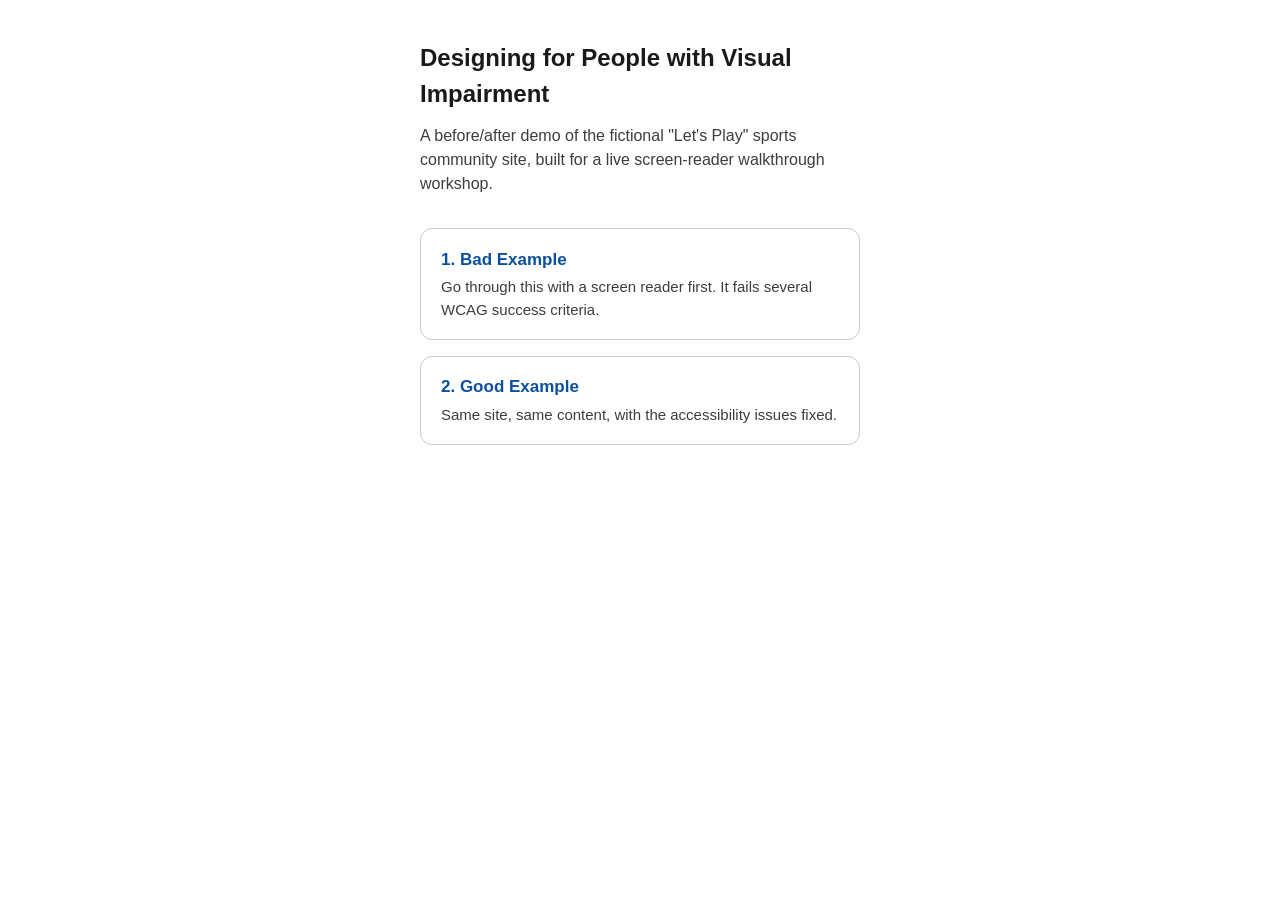
<file: index.html>
<!DOCTYPE html>
<html lang="en">
<head>
<meta charset="UTF-8">
<meta name="viewport" content="width=device-width, initial-scale=1.0">
<title>Designing for Visual Impairment: Workshop Demo</title>
<link rel="icon" type="image/svg+xml" href="assets/favicon.svg">
<style>
  * { box-sizing: border-box; }
  html { font-size: 16px; }
  body {
    margin: 0;
    font-family: -apple-system, BlinkMacSystemFont, "Segoe UI", Roboto, Helvetica, Arial, sans-serif;
    background: #ffffff;
    color: #1a1a1a;
    line-height: 1.5;
  }
  .container {
    max-width: 480px;
    margin: 0 auto;
    padding: 2.5rem 1.25rem 3rem;
  }
  h1 {
    font-size: 1.5rem;
    margin: 0 0 0.75rem;
  }
  p.intro {
    color: #3d3d3d;
    margin: 0 0 2rem;
  }
  .card-link {
    display: block;
    text-decoration: none;
    border: 1px solid #c9c9c9;
    border-radius: 12px;
    padding: 1.1rem 1.25rem;
    margin-bottom: 1rem;
    color: #1a1a1a;
  }
  .card-link h2 {
    font-size: 1.0625rem;
    margin: 0 0 0.25rem;
    color: #0b4f9e;
  }
  .card-link p {
    margin: 0;
    font-size: 0.9375rem;
    color: #3d3d3d;
  }
  a:focus-visible {
    outline: 3px solid #a35b00;
    outline-offset: 2px;
  }
</style>
</head>
<body>
  <div class="container">
    <h1>Designing for People with Visual Impairment</h1>
    <p class="intro">A before/after demo of the fictional "Let's Play" sports community site, built for a live screen-reader walkthrough workshop.</p>

    <a class="card-link" href="bad.html">
      <h2>1. Bad Example</h2>
      <p>Go through this with a screen reader first. It fails several WCAG success criteria.</p>
    </a>

    <a class="card-link" href="good.html">
      <h2>2. Good Example</h2>
      <p>Same site, same content, with the accessibility issues fixed.</p>
    </a>
  </div>
</body>
</html>
</file>
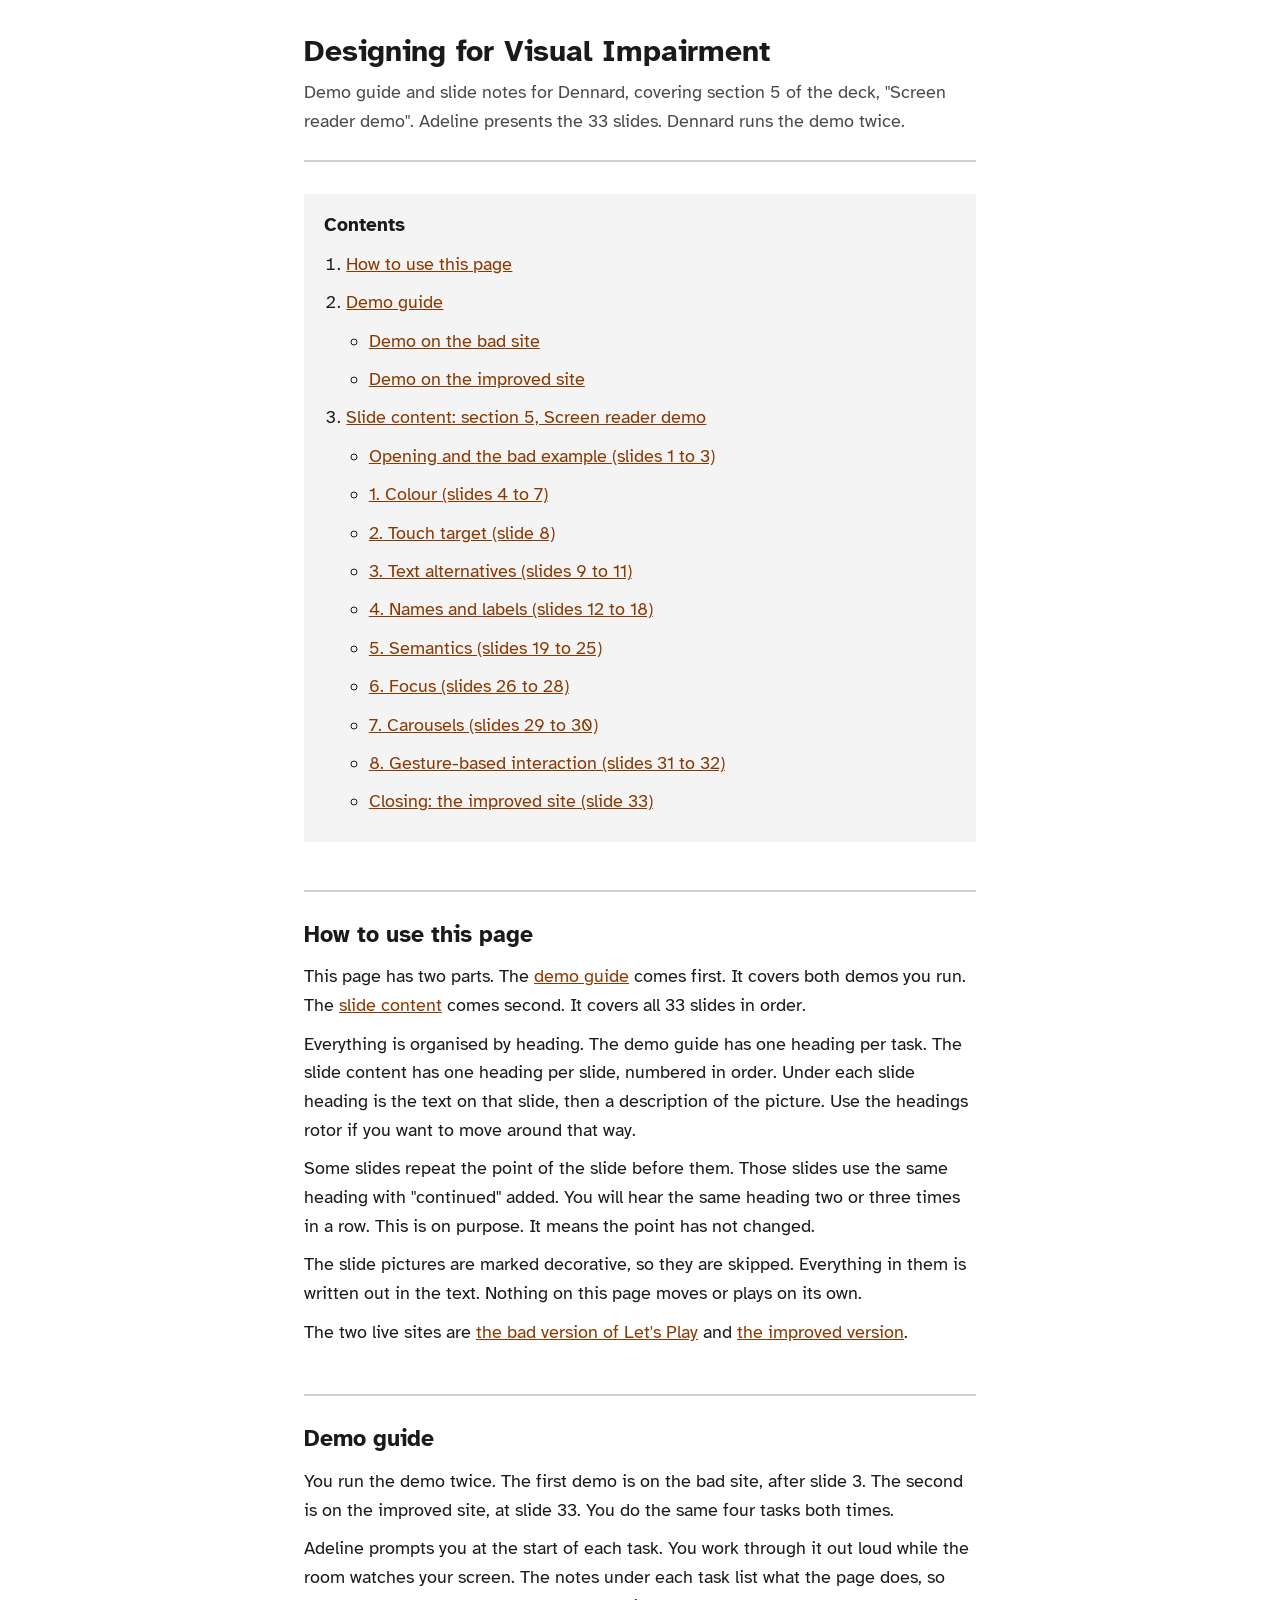
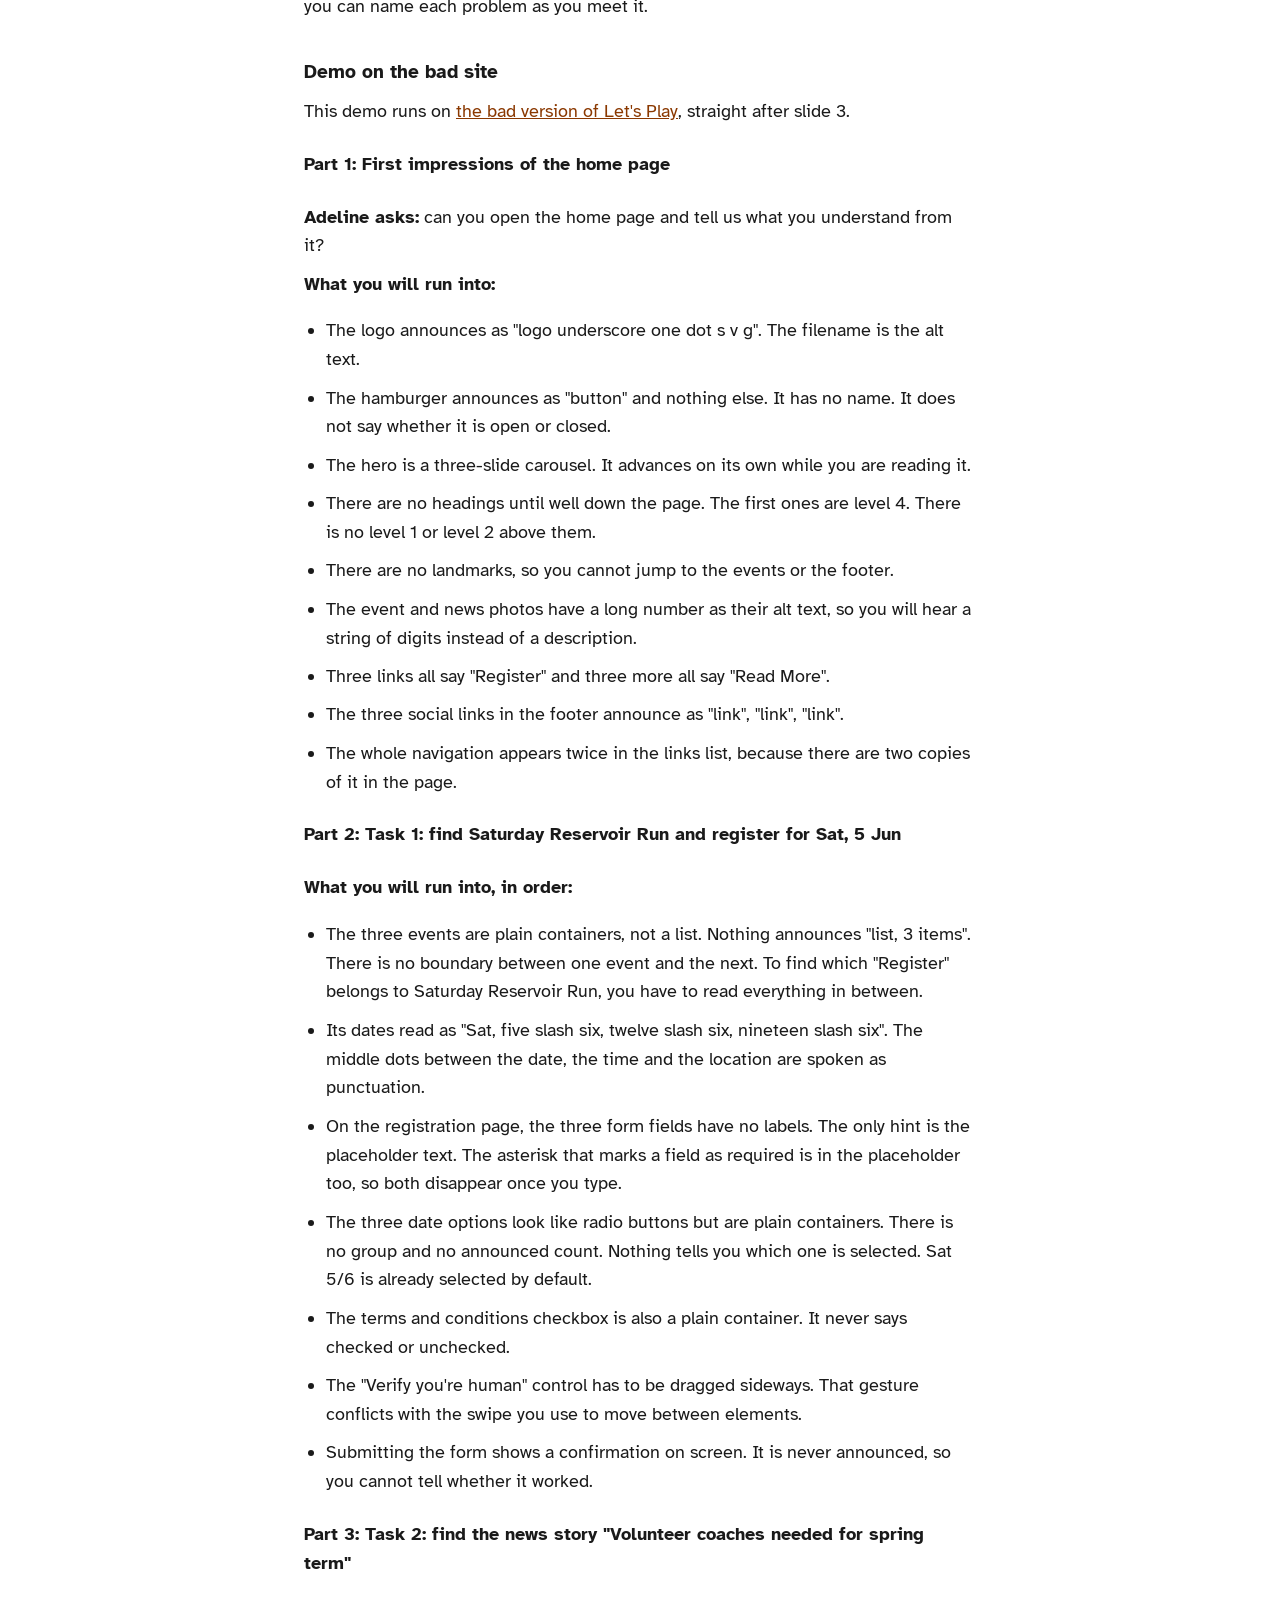
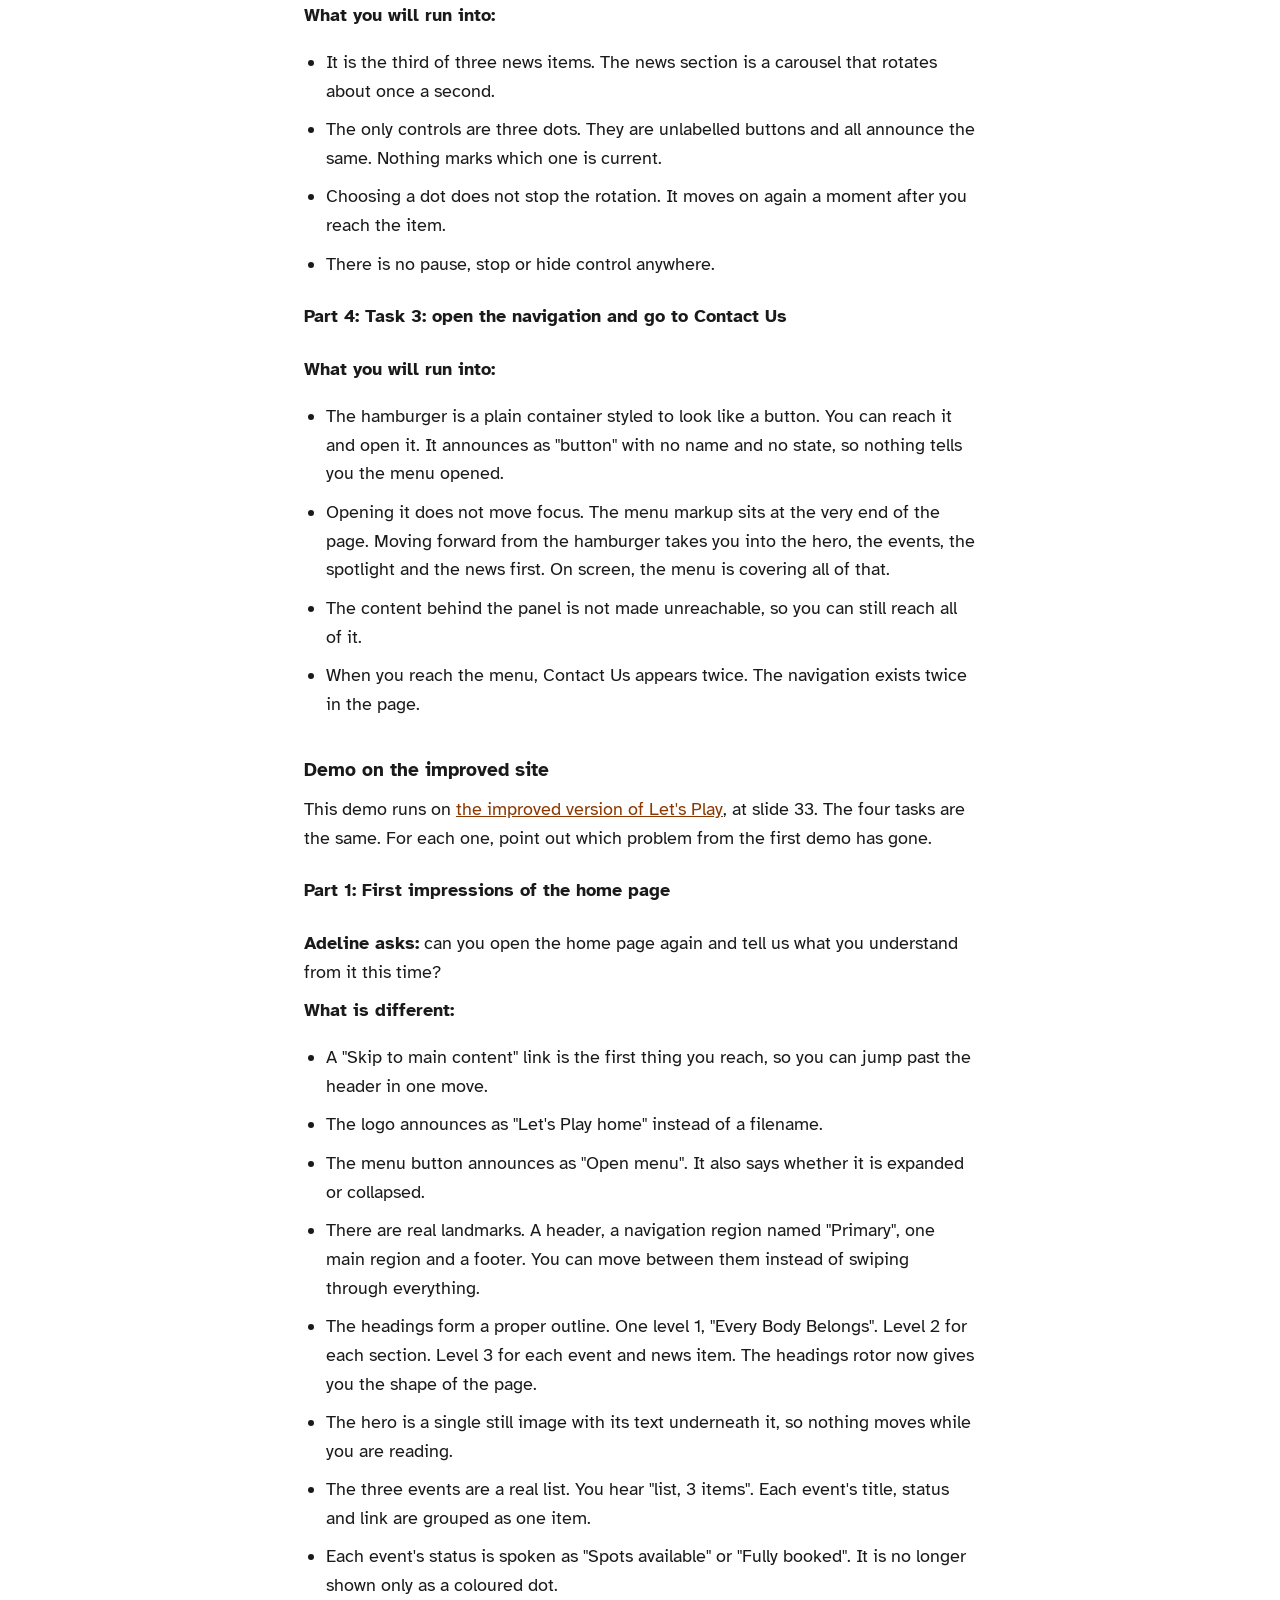
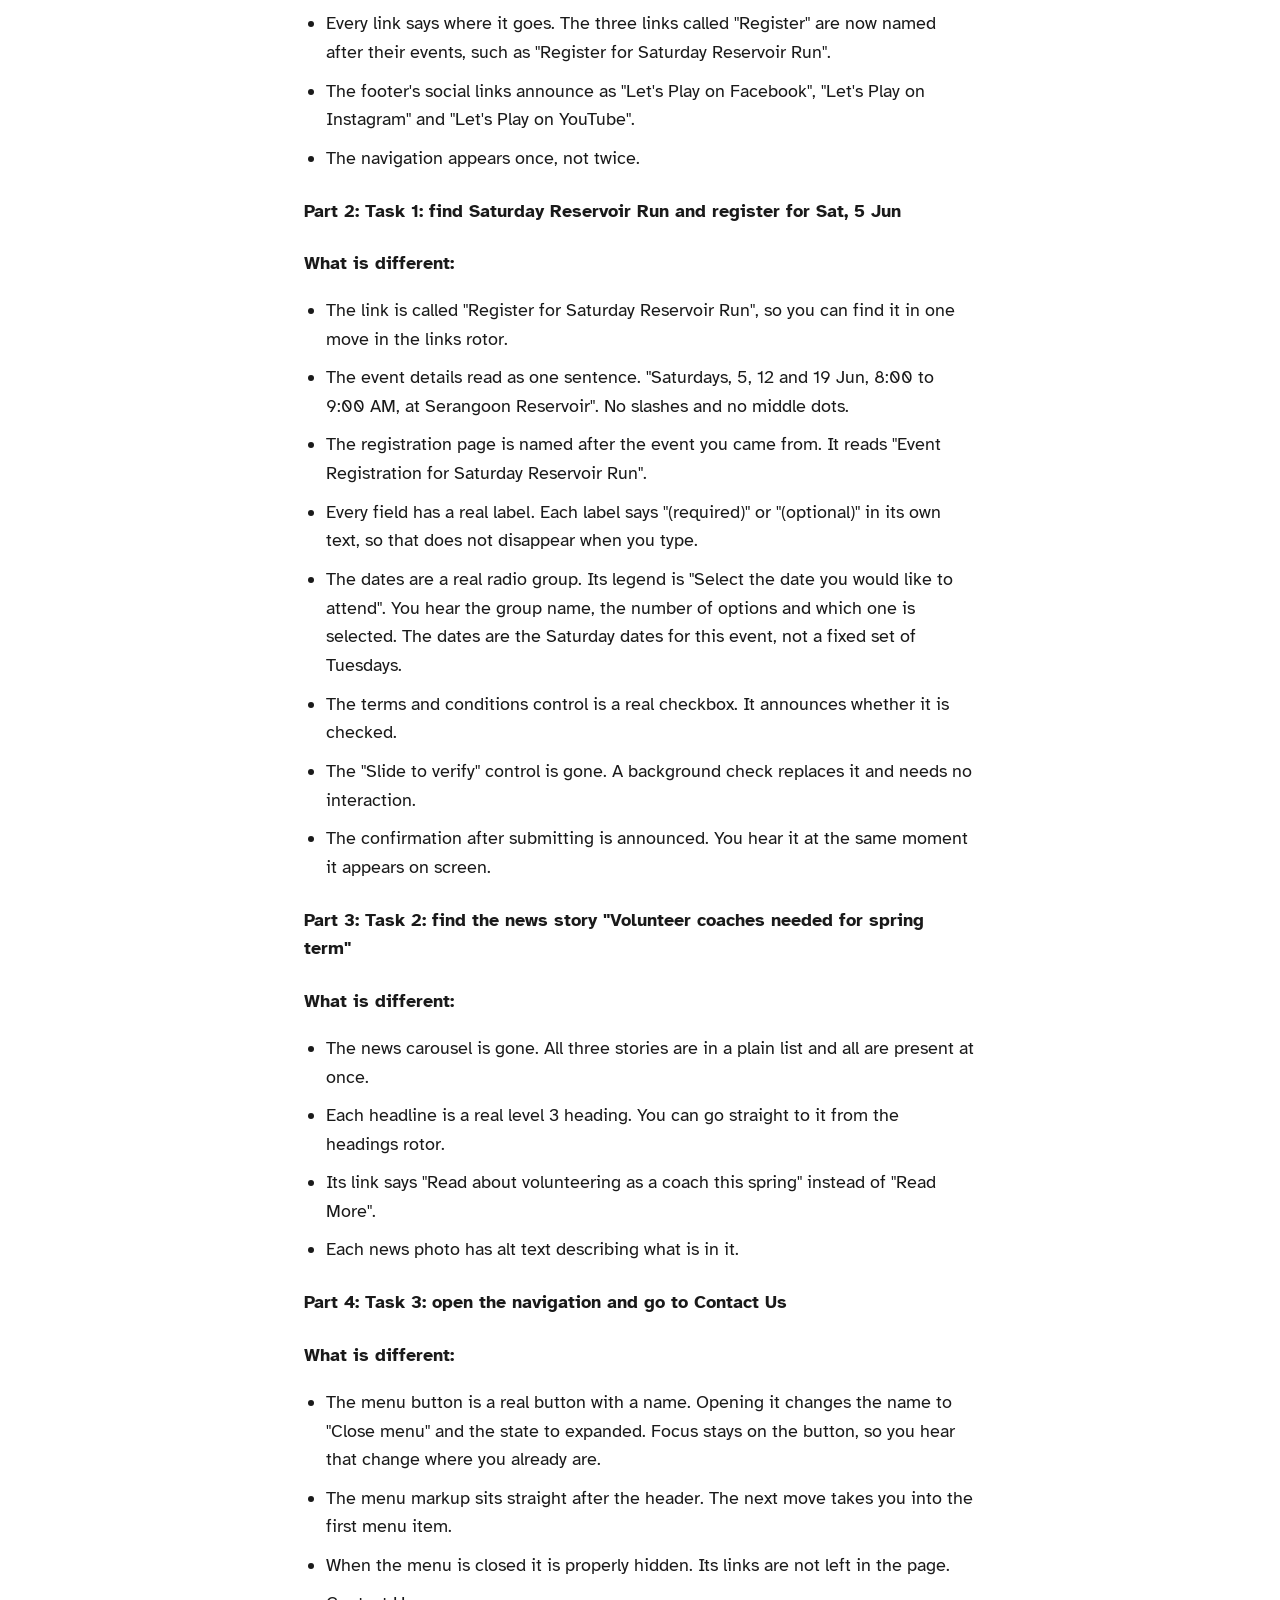
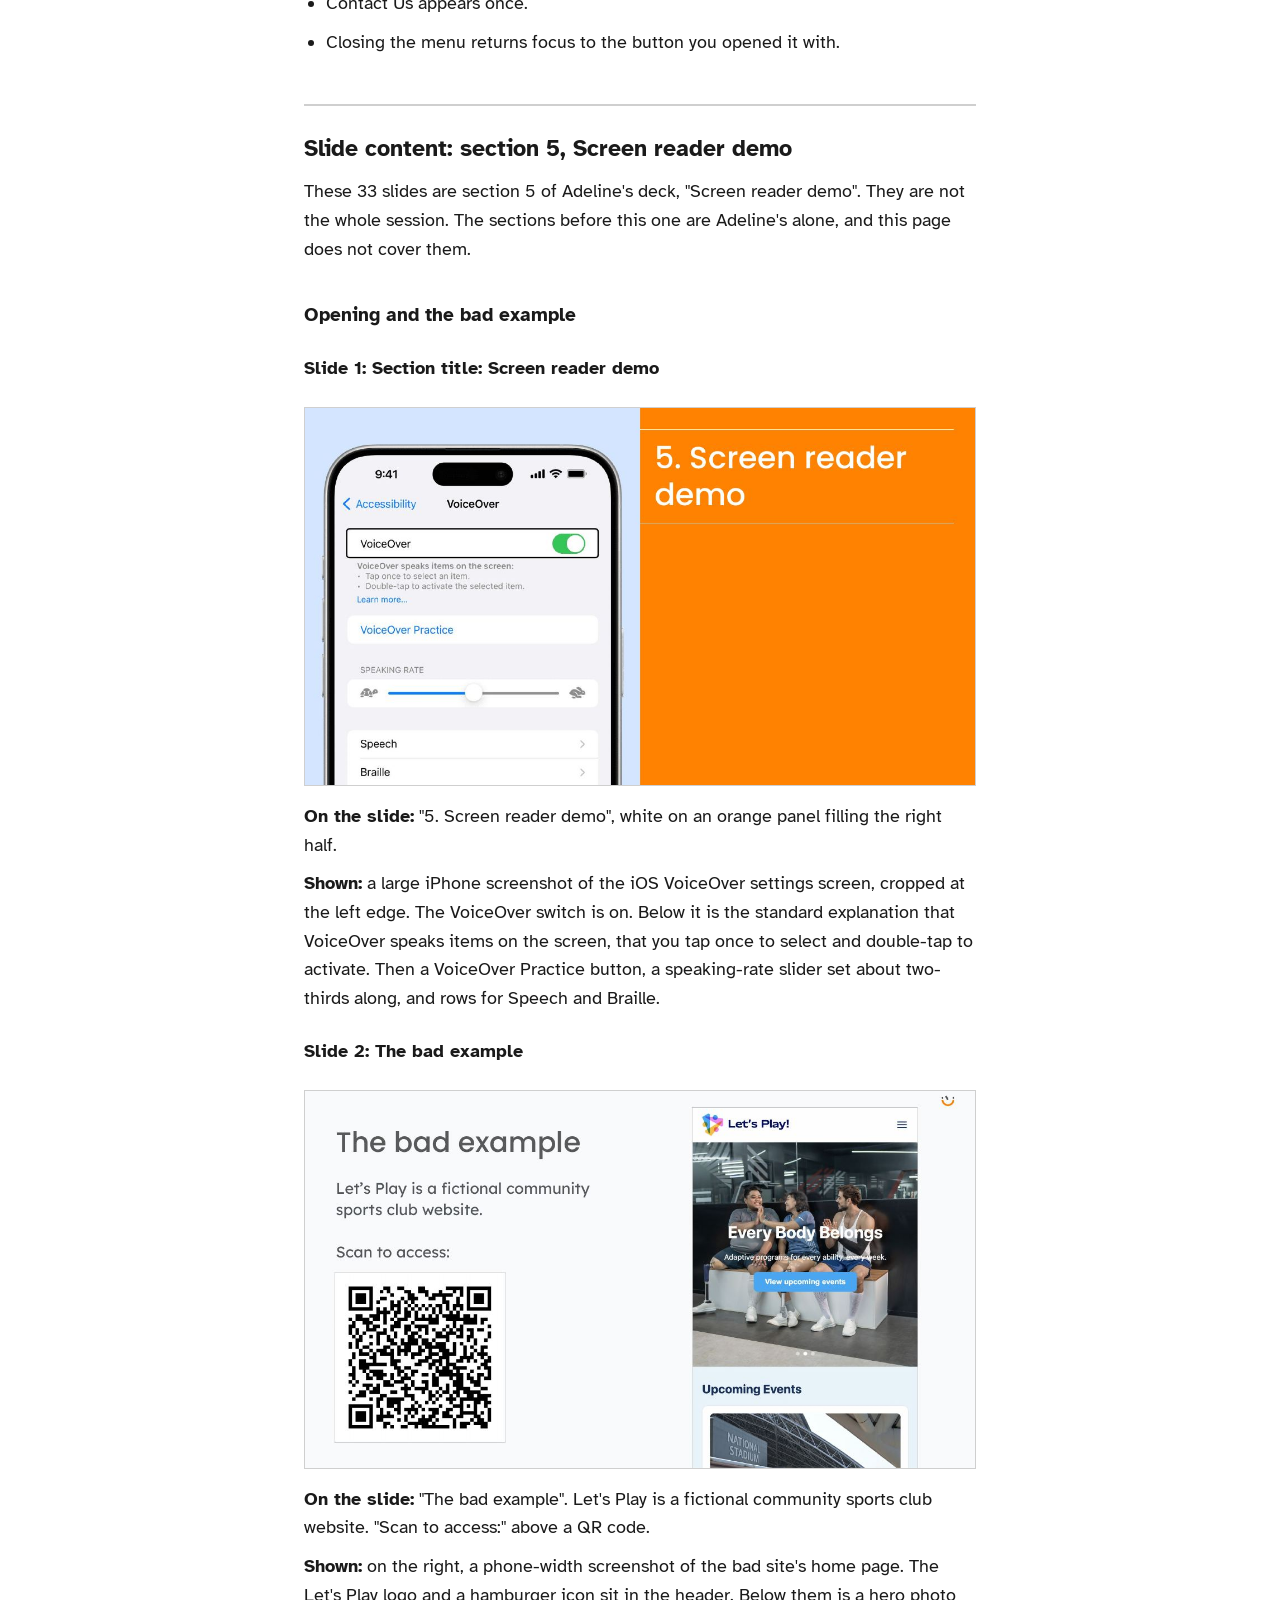
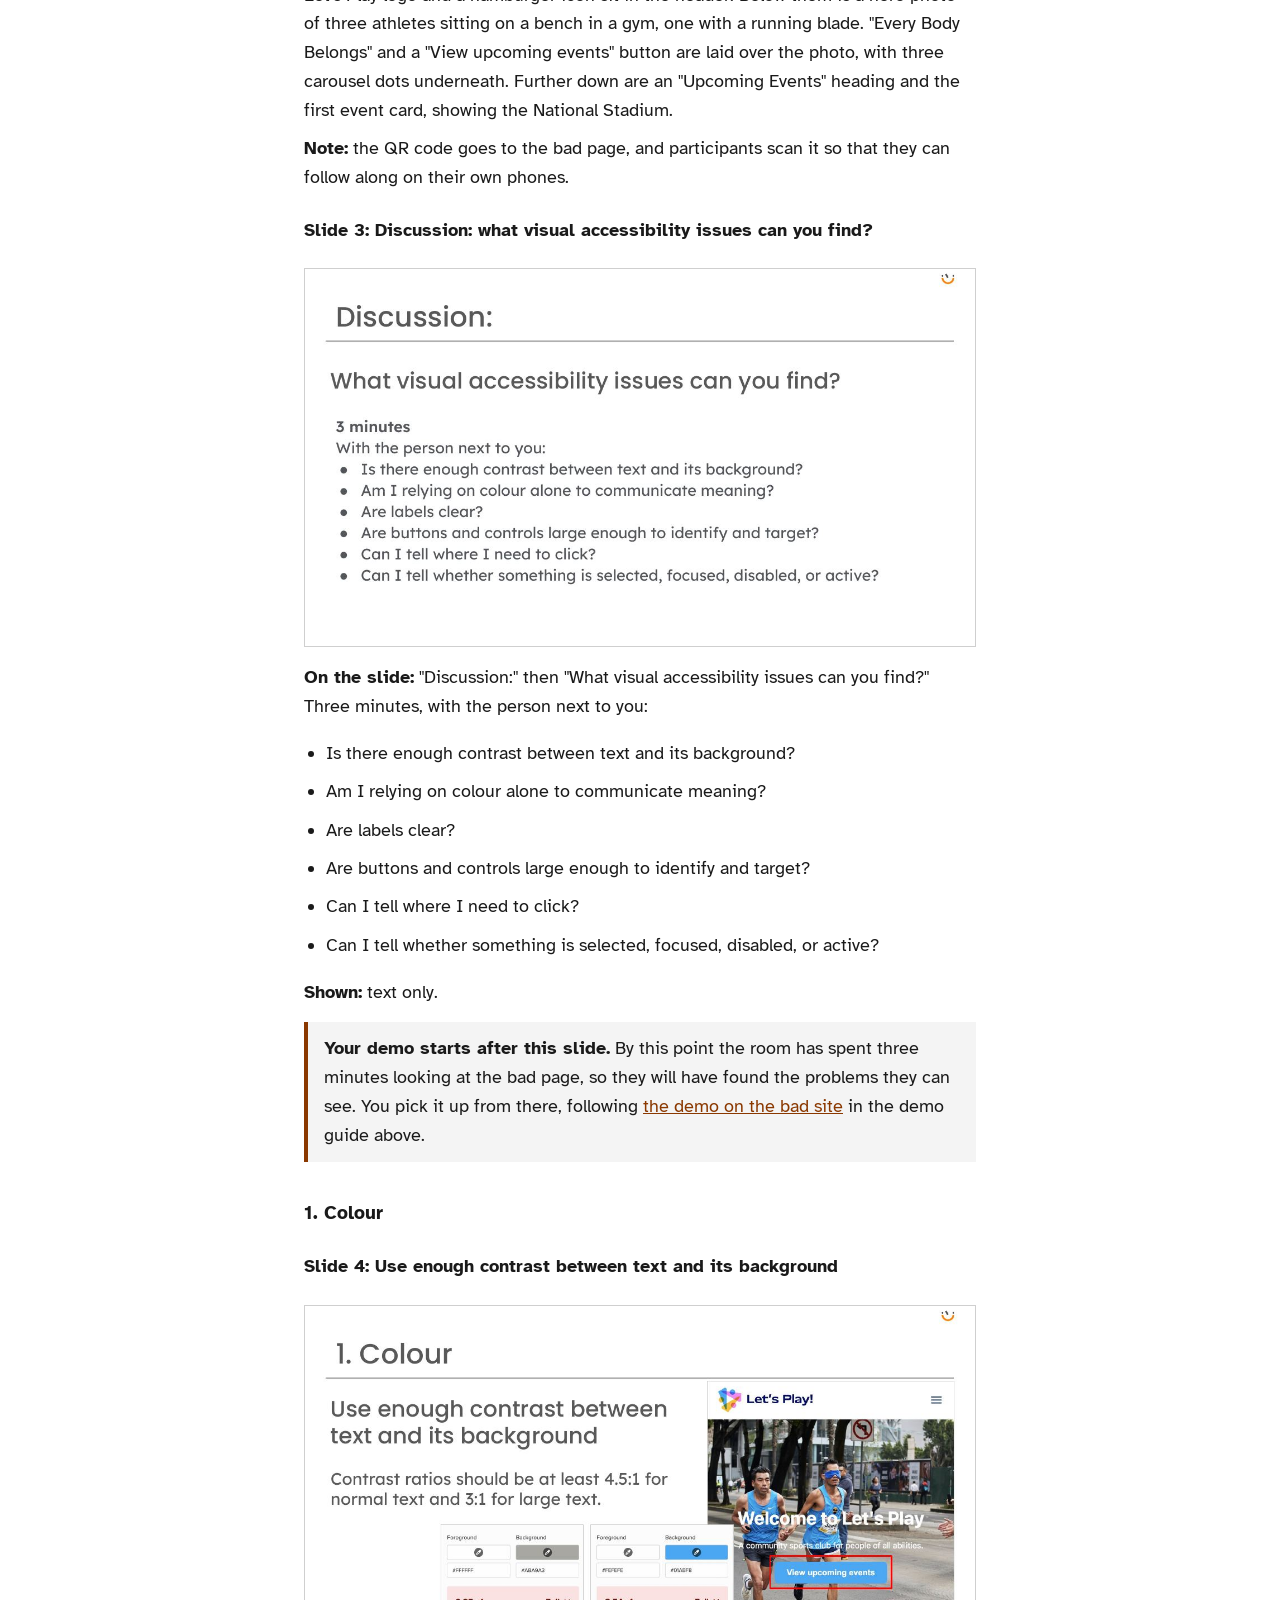
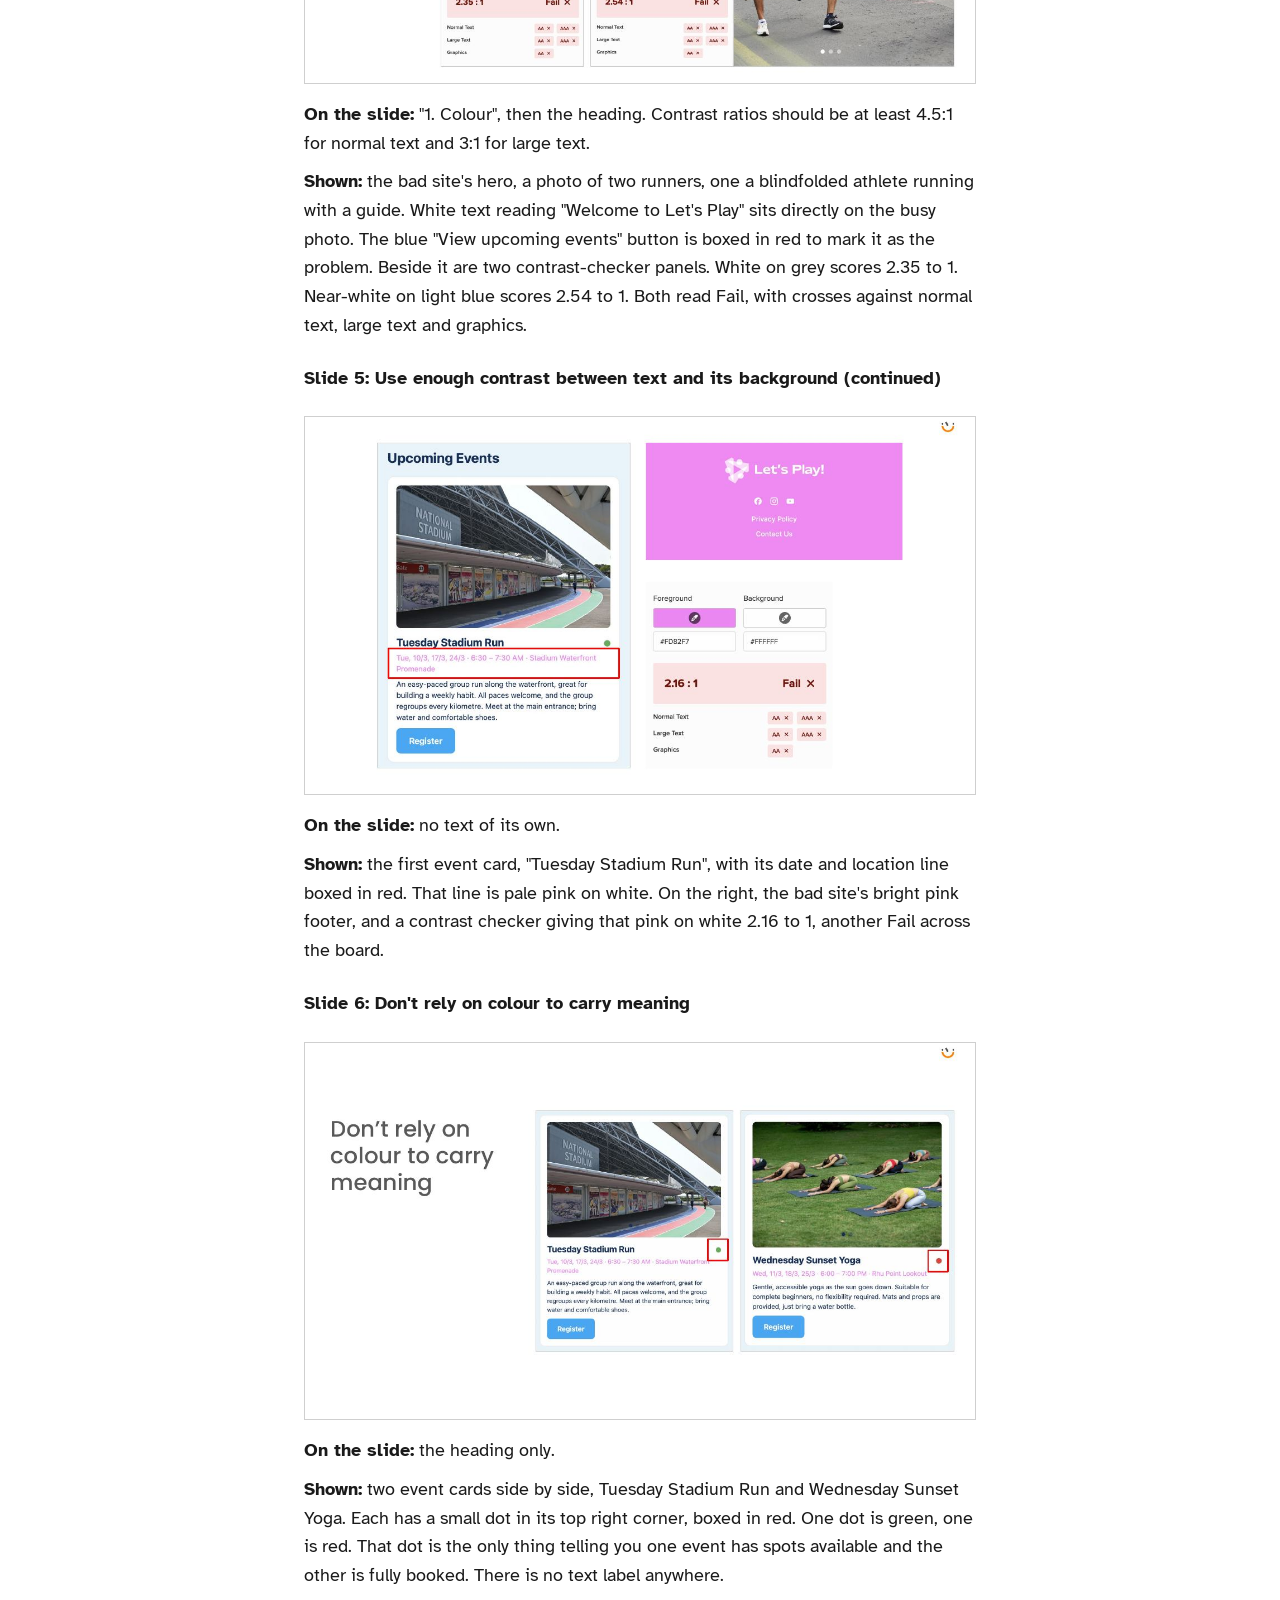
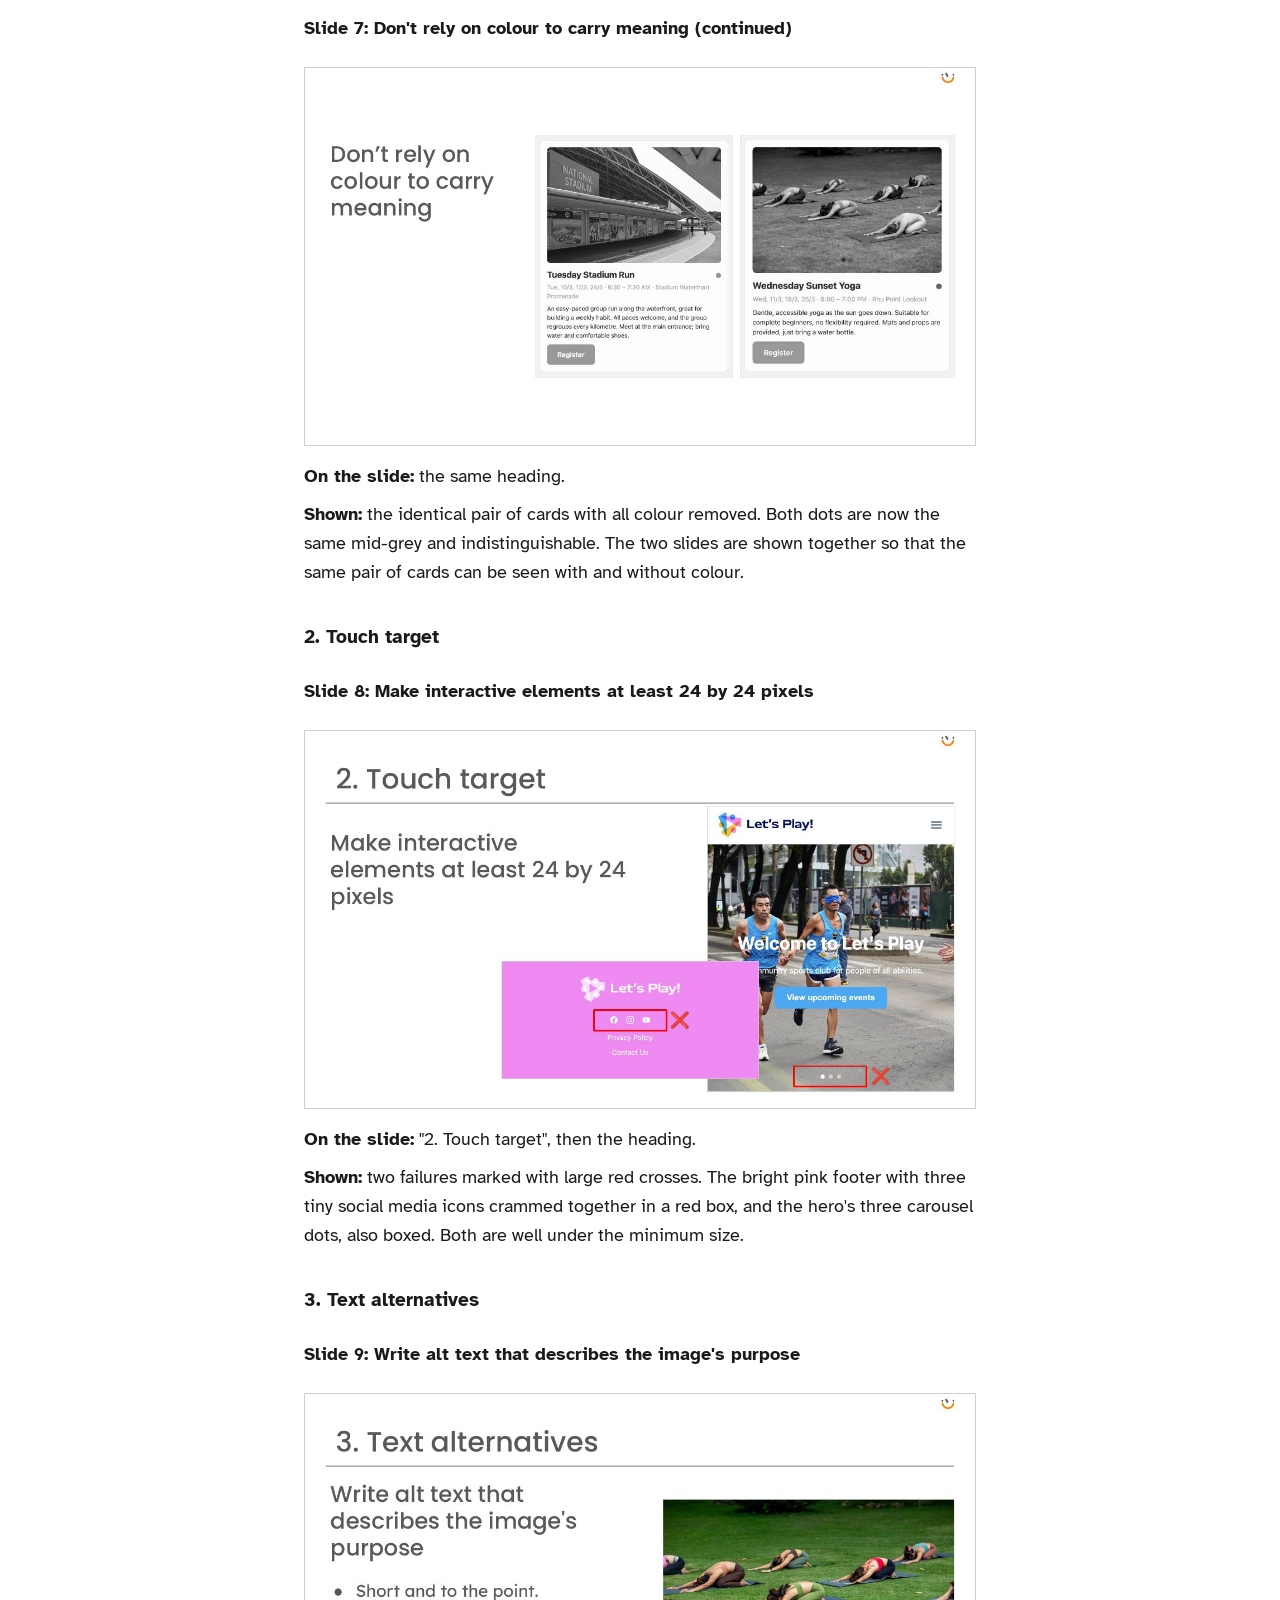
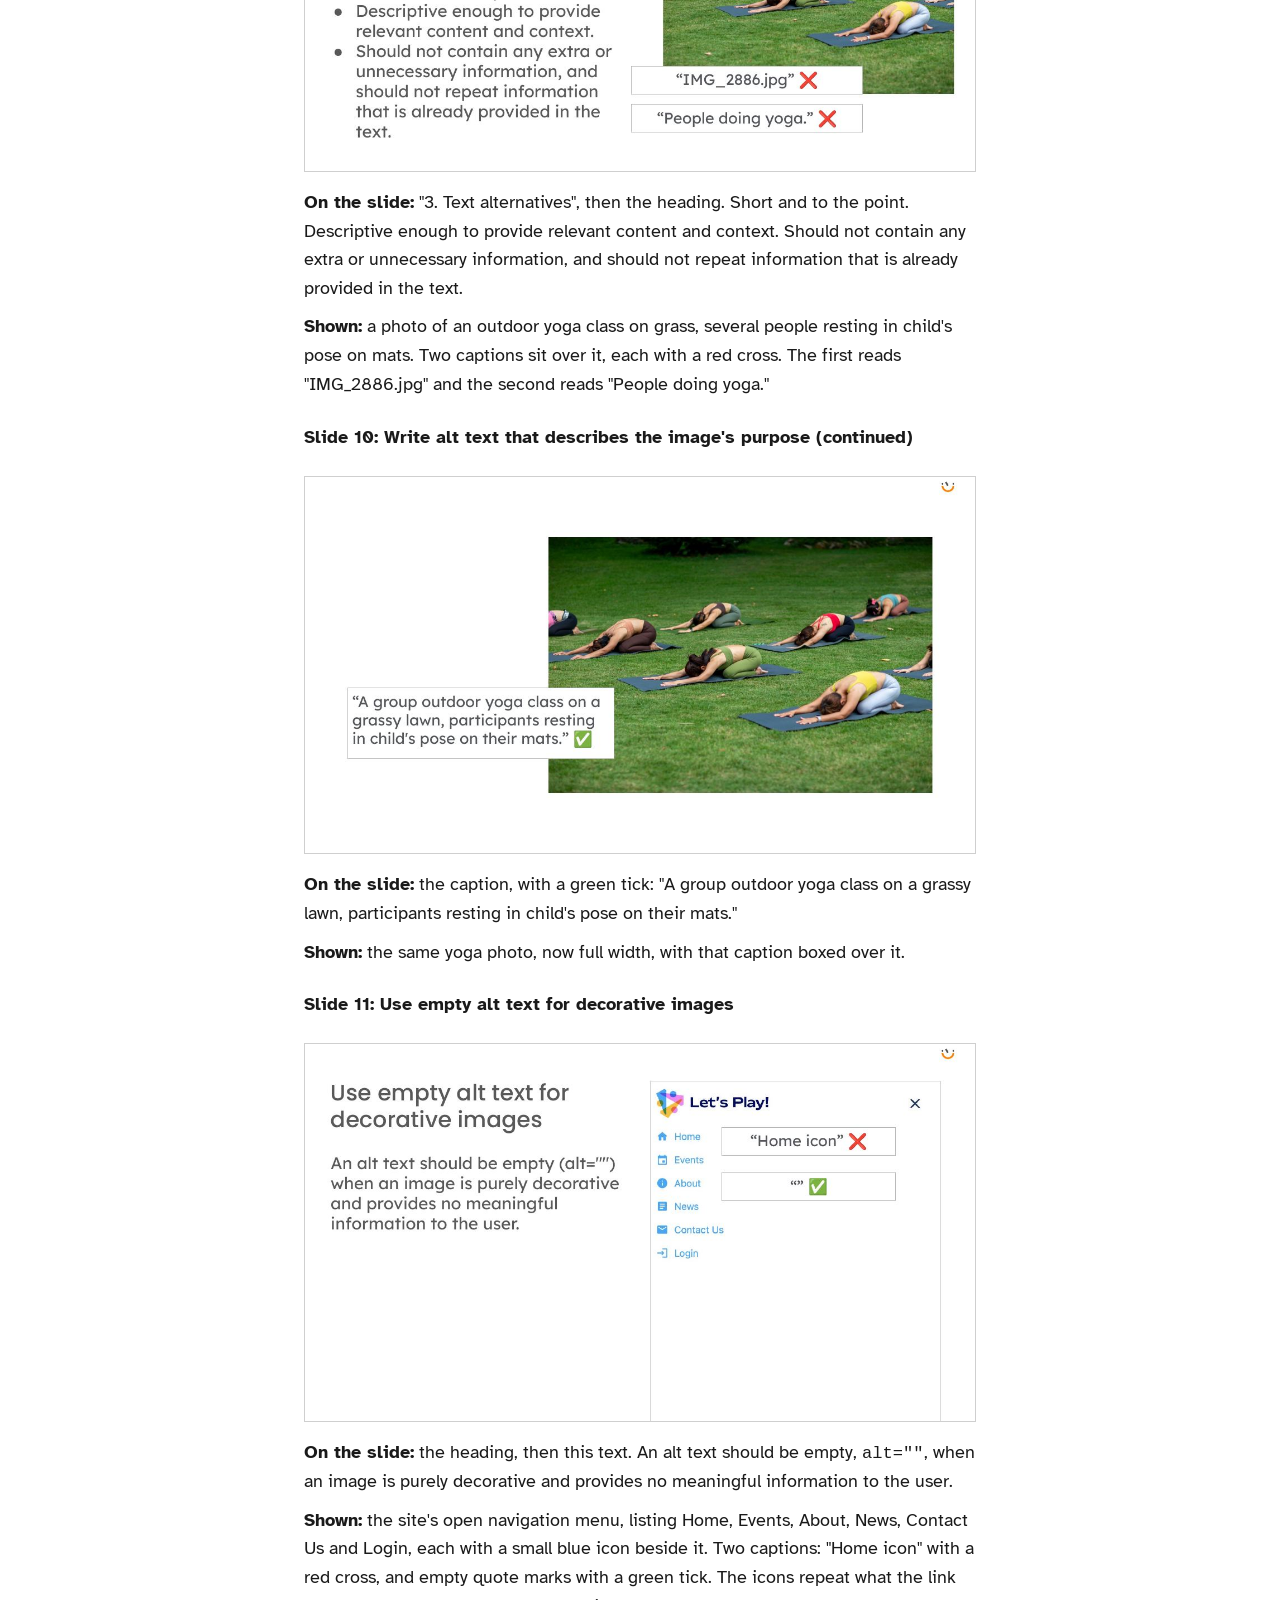
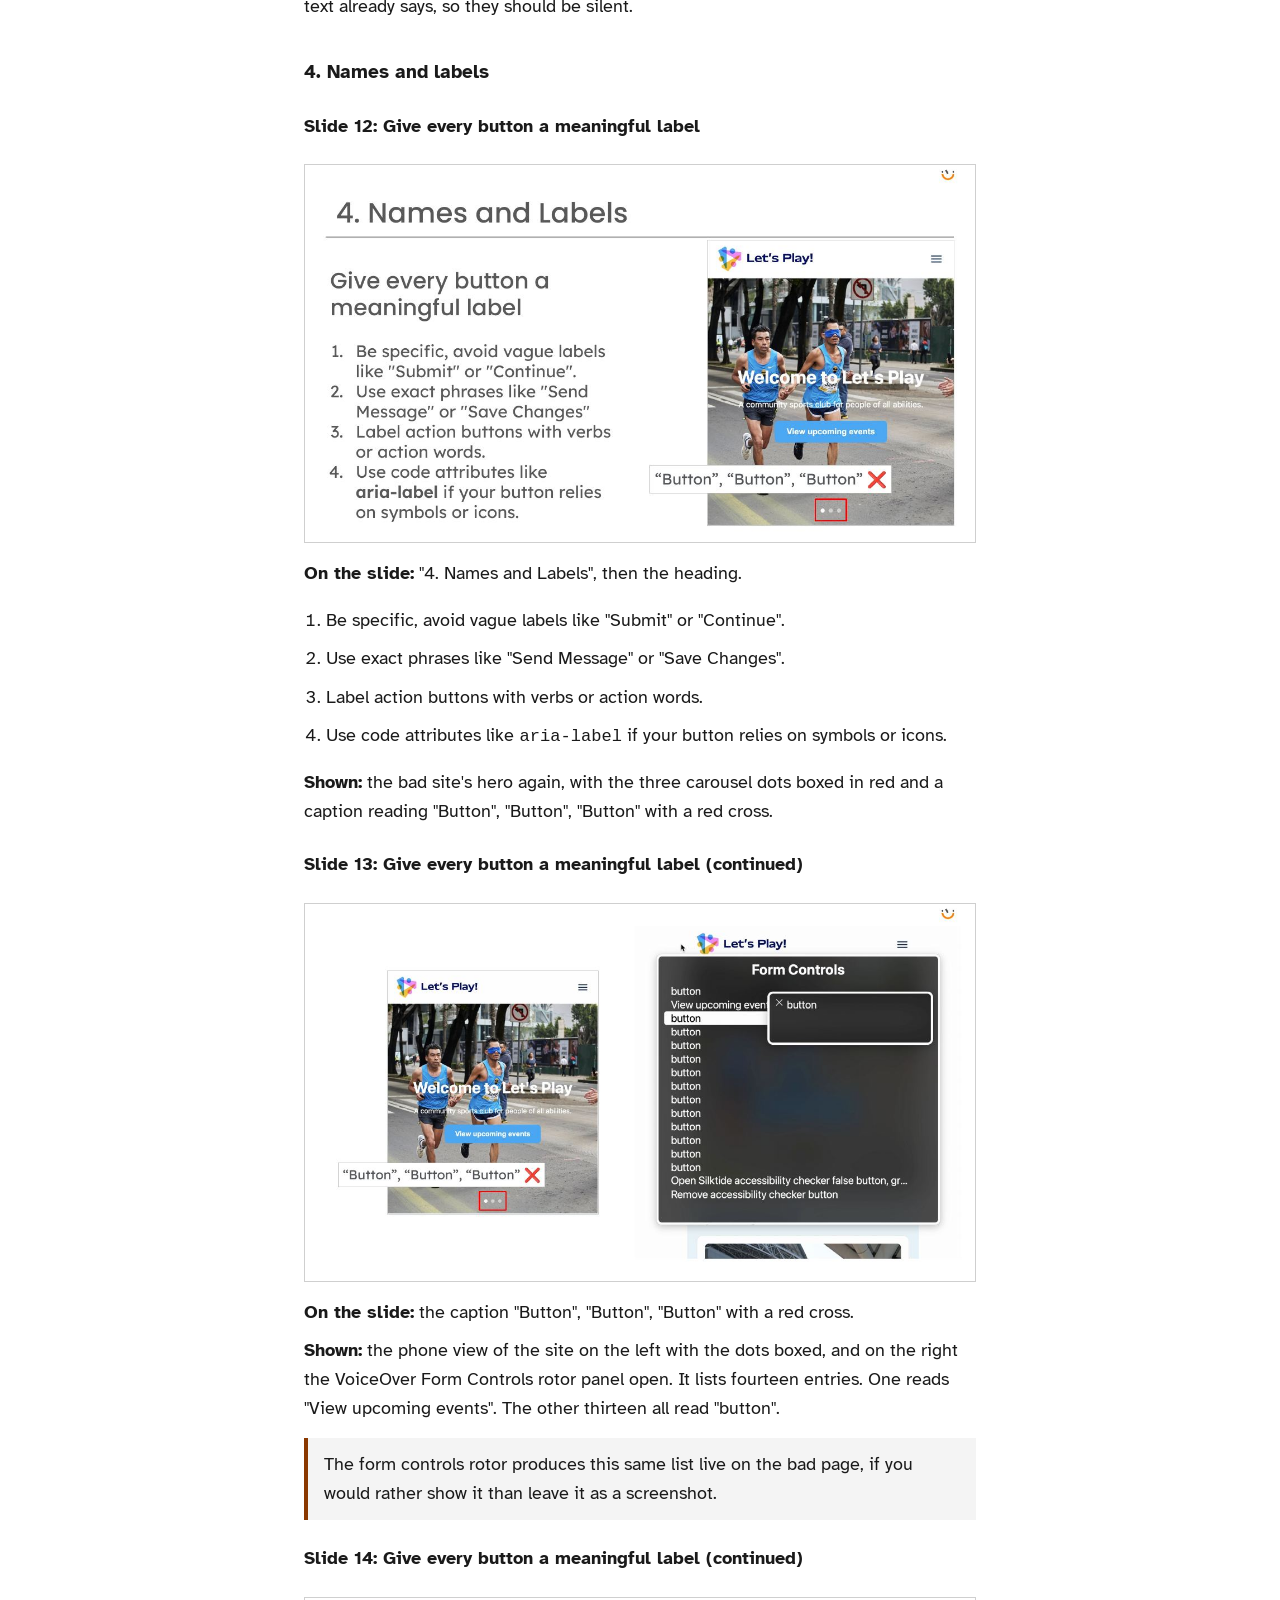
<file: dennard/index.html>
<!DOCTYPE html>
<html lang="en">
<head>
<meta charset="utf-8">
<meta name="viewport" content="width=device-width, initial-scale=1">
<title>Demo and slide content guide for Dennard</title>
<link rel="preconnect" href="https://fonts.googleapis.com">
<link rel="preconnect" href="https://fonts.gstatic.com" crossorigin>
<link rel="stylesheet" href="https://fonts.googleapis.com/css2?family=Atkinson+Hyperlegible:ital,wght@0,400;0,700;1,400&display=swap">
<style>
  :root {
    --ink: #1a1a1a;
    --muted: #4a4a4a;
    --bg: #ffffff;
    --rule: #cfcfcf;
    --accent: #8a3800;
    --panel: #f4f4f4;
  }
  @media (prefers-color-scheme: dark) {
    :root {
      --ink: #f2f2f2;
      --muted: #c9c9c9;
      --bg: #141414;
      --rule: #4a4a4a;
      --accent: #ffb27a;
      --panel: #202020;
    }
  }
  * { box-sizing: border-box; }
  body {
    margin: 0;
    background: var(--bg);
    color: var(--ink);
    font-family: "Atkinson Hyperlegible", Verdana, sans-serif;
    font-size: 1.125rem;
    line-height: 1.6;
  }
  .wrap { max-width: 44rem; margin: 0 auto; padding: 0 1rem 5rem; }
  .skip-link {
    position: absolute; left: -9999px; top: 0;
    background: var(--ink); color: var(--bg);
    padding: 0.75rem 1rem; z-index: 10;
  }
  .skip-link:focus { left: 0; }
  a { color: var(--accent); }
  a:focus-visible { outline: 3px solid var(--accent); outline-offset: 3px; }
  header.page { border-bottom: 2px solid var(--rule); padding: 2rem 0 1.5rem; }
  h1 { font-size: 1.9rem; line-height: 1.25; margin: 0 0 0.5rem; }
  .sub { color: var(--muted); margin: 0; }
  h2 {
    font-size: 1.45rem; margin: 3rem 0 0.5rem;
    padding-top: 1.5rem; border-top: 2px solid var(--rule);
  }
  h3 { font-size: 1.2rem; margin: 2.25rem 0 0.5rem; }
  p, li { margin: 0.6rem 0; }
  ul, ol { padding-left: 1.4rem; }
  nav.toc { background: var(--panel); padding: 1rem 1.25rem; margin: 2rem 0; }
  nav.toc h2 { margin-top: 0; border-top: none; padding-top: 0; font-size: 1.2rem; }
  nav.toc ol { margin: 0.5rem 0 0; }
  figure { margin: 1rem 0; }
  figure img {
    width: 100%; height: auto; display: block;
    border: 1px solid var(--rule);
  }
  .note {
    background: var(--panel);
    border-left: 4px solid var(--accent);
    padding: 0.75rem 1rem; margin: 1rem 0;
  }
  code { font-family: ui-monospace, "SF Mono", Menlo, monospace; font-size: 0.95em; }
  footer.page { border-top: 2px solid var(--rule); margin-top: 3rem; padding-top: 1.5rem; color: var(--muted); }
</style>
</head>
<body>
<a class="skip-link" href="#main">Skip to main content</a>

<div class="wrap">

<header class="page">
  <h1>Designing for Visual Impairment</h1>
  <p class="sub">Demo guide and slide notes for Dennard, covering section 5 of the
  deck, "Screen reader demo". Adeline presents the 33 slides. Dennard runs the demo
  twice.</p>
</header>

<nav class="toc" aria-label="Contents">
  <h2>Contents</h2>
  <ol>
    <li><a href="#how">How to use this page</a></li>
    <li><a href="#demo">Demo guide</a>
      <ul>
        <li><a href="#demo-bad">Demo on the bad site</a></li>
        <li><a href="#demo-good">Demo on the improved site</a></li>
      </ul>
    </li>
    <li><a href="#slides">Slide content: section 5, Screen reader demo</a>
      <ul>
        <li><a href="#intro">Opening and the bad example (slides 1 to 3)</a></li>
        <li><a href="#colour">1. Colour (slides 4 to 7)</a></li>
        <li><a href="#touch">2. Touch target (slide 8)</a></li>
        <li><a href="#alt">3. Text alternatives (slides 9 to 11)</a></li>
        <li><a href="#names">4. Names and labels (slides 12 to 18)</a></li>
        <li><a href="#semantics">5. Semantics (slides 19 to 25)</a></li>
        <li><a href="#focus">6. Focus (slides 26 to 28)</a></li>
        <li><a href="#carousels">7. Carousels (slides 29 to 30)</a></li>
        <li><a href="#gestures">8. Gesture-based interaction (slides 31 to 32)</a></li>
        <li><a href="#improved">Closing: the improved site (slide 33)</a></li>
      </ul>
    </li>
  </ol>
</nav>

<main id="main">

<h2 id="how">How to use this page</h2>

<p>This page has two parts. The <a href="#demo">demo guide</a> comes first. It
covers both demos you run. The <a href="#slides">slide content</a> comes second. It
covers all 33 slides in order.</p>

<p>Everything is organised by heading. The demo guide has one heading per task.
The slide content has one heading per slide, numbered in order. Under each slide
heading is the text on that slide, then a description of the picture. Use the
headings rotor if you want to move around that way.</p>

<p>Some slides repeat the point of the slide before them. Those slides use the same
heading with "continued" added. You will hear the same heading two or three times in
a row. This is on purpose. It means the point has not changed.</p>

<p>The slide pictures are marked decorative, so they are skipped. Everything in
them is written out in the text. Nothing on this page moves or plays on its own.</p>

<p>The two live sites are
<a href="https://letsplay-a11y-workshop.vercel.app/bad">the bad version of Let's Play</a>
and <a href="https://letsplay-a11y-workshop.vercel.app/good">the improved version</a>.</p>

<h2 id="demo">Demo guide</h2>

<p>You run the demo twice. The first demo is on the bad site, after slide 3. The
second is on the improved site, at slide 33. You do the same four tasks both
times.</p>

<p>Adeline prompts you at the start of each task. You work through it out loud
while the room watches your screen. The notes under each task list what the page
does, so you can name each problem as you meet it.</p>

<h3 id="demo-bad">Demo on the bad site</h3>

<p>This demo runs on <a href="https://letsplay-a11y-workshop.vercel.app/bad">the
bad version of Let's Play</a>, straight after slide 3.</p>

<h4>Part 1: First impressions of the home page</h4>

<p><strong>Adeline asks:</strong> can you open the home page and tell us what you
understand from it?</p>

<p><strong>What you will run into:</strong></p>
<ul>
  <li>The logo announces as "logo underscore one dot s v g". The filename is the
  alt text.</li>
  <li>The hamburger announces as "button" and nothing else. It has no name. It does
  not say whether it is open or closed.</li>
  <li>The hero is a three-slide carousel. It advances on its own while you are
  reading it.</li>
  <li>There are no headings until well down the page. The first ones are level 4.
  There is no level 1 or level 2 above them.</li>
  <li>There are no landmarks, so you cannot jump to the events or the footer.</li>
  <li>The event and news photos have a long number as their alt text, so you will hear a string of digits instead of a description.</li>
  <li>Three links all say "Register" and three more all say "Read More".</li>
  <li>The three social links in the footer announce as "link", "link", "link".</li>
  <li>The whole navigation appears twice in the links list, because there are two
  copies of it in the page.</li>
</ul>

<h4>Part 2: Task 1: find Saturday Reservoir Run and register for Sat, 5 Jun</h4>

<p><strong>What you will run into, in order:</strong></p>
<ul>
  <li>The three events are plain containers, not a list. Nothing announces "list, 3
  items". There is no boundary between one event and the next. To find which
  "Register" belongs to Saturday Reservoir Run, you have to read everything in
  between.</li>
  <li>Its dates read as "Sat, five slash six, twelve slash six, nineteen slash six".
  The middle dots between the date, the time and the location are spoken as
  punctuation.</li>
  <li>On the registration page, the three form fields have no labels. The only hint
  is the placeholder text. The asterisk that marks a field as required is in the
  placeholder too, so both disappear once you type.</li>
  <li>The three date options look like radio buttons but are plain containers. There
  is no group and no announced count. Nothing tells you which one is selected. Sat
  5/6 is already selected by default.</li>
  <li>The terms and conditions checkbox is also a plain container. It never says
  checked or unchecked.</li>
  <li>The "Verify you're human" control has to be dragged sideways. That gesture
  conflicts with the swipe you use to move between elements.</li>
  <li>Submitting the form shows a confirmation on screen. It is never announced, so
  you cannot tell whether it worked.</li>
</ul>

<h4>Part 3: Task 2: find the news story "Volunteer coaches needed for spring term"</h4>

<p><strong>What you will run into:</strong></p>
<ul>
  <li>It is the third of three news items. The news section is a carousel that
  rotates about once a second.</li>
  <li>The only controls are three dots. They are unlabelled buttons and all announce
  the same. Nothing marks which one is current.</li>
  <li>Choosing a dot does not stop the rotation. It moves on again a moment after
  you reach the item.</li>
  <li>There is no pause, stop or hide control anywhere.</li>
</ul>

<h4>Part 4: Task 3: open the navigation and go to Contact Us</h4>

<p><strong>What you will run into:</strong></p>
<ul>
  <li>The hamburger is a plain container styled to look like a button. You can reach
  it and open it. It announces as "button" with no name and no state, so nothing
  tells you the menu opened.</li>
  <li>Opening it does not move focus. The menu markup sits at the very end of the
  page. Moving forward from the hamburger takes you into the hero, the events, the
  spotlight and the news first. On screen, the menu is covering all of that.</li>
  <li>The content behind the panel is not made unreachable, so you can still reach
  all of it.</li>
  <li>When you reach the menu, Contact Us appears twice. The navigation exists twice
  in the page.</li>
</ul>


<h3 id="demo-good">Demo on the improved site</h3>

<p>This demo runs on <a href="https://letsplay-a11y-workshop.vercel.app/good">the
improved version of Let's Play</a>, at slide 33. The four tasks are the same. For
each one, point out which problem from the first demo has gone.</p>

<h4>Part 1: First impressions of the home page</h4>

<p><strong>Adeline asks:</strong> can you open the home page again and tell us what
you understand from it this time?</p>

<p><strong>What is different:</strong></p>
<ul>
  <li>A "Skip to main content" link is the first thing you reach, so you can jump
  past the header in one move.</li>
  <li>The logo announces as "Let's Play home" instead of a filename.</li>
  <li>The menu button announces as "Open menu". It also says whether it is expanded
  or collapsed.</li>
  <li>There are real landmarks. A header, a navigation region named "Primary", one
  main region and a footer. You can move between them instead of swiping through
  everything.</li>
  <li>The headings form a proper outline. One level 1, "Every Body Belongs". Level 2
  for each section. Level 3 for each event and news item. The headings rotor now
  gives you the shape of the page.</li>
  <li>The hero is a single still image with its text underneath it, so nothing moves
  while you are reading.</li>
  <li>The three events are a real list. You hear "list, 3 items". Each event's
  title, status and link are grouped as one item.</li>
  <li>Each event's status is spoken as "Spots available" or "Fully booked". It is no
  longer shown only as a coloured dot.</li>
  <li>Every link says where it goes. The three links called "Register" are now named
  after their events, such as "Register for Saturday Reservoir Run".</li>
  <li>The footer's social links announce as "Let's Play on Facebook", "Let's Play on
  Instagram" and "Let's Play on YouTube".</li>
  <li>The navigation appears once, not twice.</li>
</ul>

<h4>Part 2: Task 1: find Saturday Reservoir Run and register for Sat, 5 Jun</h4>

<p><strong>What is different:</strong></p>
<ul>
  <li>The link is called "Register for Saturday Reservoir Run", so you can find it
  in one move in the links rotor.</li>
  <li>The event details read as one sentence. "Saturdays, 5, 12 and 19 Jun, 8:00 to
  9:00 AM, at Serangoon Reservoir". No slashes and no middle dots.</li>
  <li>The registration page is named after the event you came from. It reads "Event
  Registration for Saturday Reservoir Run".</li>
  <li>Every field has a real label. Each label says "(required)" or "(optional)" in
  its own text, so that does not disappear when you type.</li>
  <li>The dates are a real radio group. Its legend is "Select the date you would
  like to attend". You hear the group name, the number of options and which one is
  selected. The dates are the Saturday dates for this event, not a fixed set of
  Tuesdays.</li>
  <li>The terms and conditions control is a real checkbox. It announces whether it
  is checked.</li>
  <li>The "Slide to verify" control is gone. A background check replaces it and
  needs no interaction.</li>
  <li>The confirmation after submitting is announced. You hear it at the same moment
  it appears on screen.</li>
</ul>

<h4>Part 3: Task 2: find the news story "Volunteer coaches needed for spring term"</h4>

<p><strong>What is different:</strong></p>
<ul>
  <li>The news carousel is gone. All three stories are in a plain list and all are
  present at once.</li>
  <li>Each headline is a real level 3 heading. You can go straight to it from the
  headings rotor.</li>
  <li>Its link says "Read about volunteering as a coach this spring" instead of
  "Read More".</li>
  <li>Each news photo has alt text describing what is in it.</li>
</ul>

<h4>Part 4: Task 3: open the navigation and go to Contact Us</h4>

<p><strong>What is different:</strong></p>
<ul>
  <li>The menu button is a real button with a name. Opening it changes the name to
  "Close menu" and the state to expanded. Focus stays on the button, so you hear
  that change where you already are.</li>
  <li>The menu markup sits straight after the header. The next move takes you into
  the first menu item.</li>
  <li>When the menu is closed it is properly hidden. Its links are not left in the
  page.</li>
  <li>Contact Us appears once.</li>
  <li>Closing the menu returns focus to the button you opened it with.</li>
</ul>

<h2 id="slides">Slide content: section 5, Screen reader demo</h2>

<p>These 33 slides are section 5 of Adeline's deck, "Screen reader demo". They are
  not the whole session. The sections before this one are Adeline's alone, and this
  page does not cover them.</p>

<h3 id="intro">Opening and the bad example</h3>

<h4>Slide 1: Section title: Screen reader demo</h4>
<figure><img src="slides/slide-01.jpg" alt=""></figure>
<p><strong>On the slide:</strong> "5. Screen reader demo", white on an orange panel
filling the right half.</p>
<p><strong>Shown:</strong> a large iPhone screenshot of the iOS VoiceOver settings
screen, cropped at the left edge. The VoiceOver switch is on. Below it is the
standard explanation that VoiceOver speaks items on the screen, that you tap once to
select and double-tap to activate. Then a VoiceOver Practice button, a speaking-rate
slider set about two-thirds along, and rows for Speech and Braille.</p>

<h4>Slide 2: The bad example</h4>
<figure><img src="slides/slide-02.jpg" alt=""></figure>
<p><strong>On the slide:</strong> "The bad example". Let's Play is a fictional
community sports club website. "Scan to access:" above a QR code.</p>
<p><strong>Shown:</strong> on the right, a phone-width screenshot of the bad site's
home page. The Let's Play logo and a hamburger icon sit in the header. Below them is
a hero photo of three athletes sitting on a bench in a gym, one with a running
blade. "Every Body Belongs" and a "View upcoming events" button are laid over the
photo, with three carousel dots underneath. Further down are an "Upcoming Events"
heading and the first event card, showing the National Stadium.</p>
<p><strong>Note:</strong> the QR code goes to the bad page, and participants scan it
so that they can follow along on their own phones.</p>

<h4>Slide 3: Discussion: what visual accessibility issues can you find?</h4>
<figure><img src="slides/slide-03.jpg" alt=""></figure>
<p><strong>On the slide:</strong> "Discussion:" then "What visual accessibility
issues can you find?" Three minutes, with the person next to you:</p>
<ul>
  <li>Is there enough contrast between text and its background?</li>
  <li>Am I relying on colour alone to communicate meaning?</li>
  <li>Are labels clear?</li>
  <li>Are buttons and controls large enough to identify and target?</li>
  <li>Can I tell where I need to click?</li>
  <li>Can I tell whether something is selected, focused, disabled, or active?</li>
</ul>
<p><strong>Shown:</strong> text only.</p>
<p class="note"><strong>Your demo starts after this slide.</strong> By this point the
room has spent three minutes looking at the bad page, so they will have found the
problems they can see. You pick it up from there, following
<a href="#demo-bad">the demo on the bad site</a> in the demo guide above.</p>

<h3 id="colour">1. Colour</h3>

<h4>Slide 4: Use enough contrast between text and its background</h4>
<figure><img src="slides/slide-04.jpg" alt=""></figure>
<p><strong>On the slide:</strong> "1. Colour", then the heading. Contrast ratios
should be at least 4.5:1 for normal text and 3:1 for large text.</p>
<p><strong>Shown:</strong> the bad site's hero, a photo of two runners, one a
blindfolded athlete running with a guide. White text reading "Welcome to Let's Play"
sits directly on the busy photo. The blue "View upcoming events" button is boxed in
red to mark it as the problem. Beside it are two contrast-checker panels. White on
grey scores 2.35 to 1. Near-white on light blue scores 2.54 to 1. Both read Fail,
with crosses against normal text, large text and graphics.</p>

<h4>Slide 5: Use enough contrast between text and its background (continued)</h4>
<figure><img src="slides/slide-05.jpg" alt=""></figure>
<p><strong>On the slide:</strong> no text of its own.</p>
<p><strong>Shown:</strong> the first event card, "Tuesday Stadium Run", with its
date and location line boxed in red. That line is pale pink on white. On the right,
the bad site's bright pink footer, and a contrast checker giving that pink on white
2.16 to 1, another Fail across the board.</p>

<h4>Slide 6: Don't rely on colour to carry meaning</h4>
<figure><img src="slides/slide-06.jpg" alt=""></figure>
<p><strong>On the slide:</strong> the heading only.</p>
<p><strong>Shown:</strong> two event cards side by side, Tuesday Stadium Run and
Wednesday Sunset Yoga. Each has a small dot in its top right corner, boxed in red.
One dot is green, one is red. That dot is the only thing telling you one event has
spots available and the other is fully booked. There is no text label anywhere.</p>

<h4>Slide 7: Don't rely on colour to carry meaning (continued)</h4>
<figure><img src="slides/slide-07.jpg" alt=""></figure>
<p><strong>On the slide:</strong> the same heading.</p>
<p><strong>Shown:</strong> the identical pair of cards with all colour removed. Both
dots are now the same mid-grey and indistinguishable. The two slides are shown
together so that the same pair of cards can be seen with and without colour.</p>

<h3 id="touch">2. Touch target</h3>

<h4>Slide 8: Make interactive elements at least 24 by 24 pixels</h4>
<figure><img src="slides/slide-08.jpg" alt=""></figure>
<p><strong>On the slide:</strong> "2. Touch target", then the heading.</p>
<p><strong>Shown:</strong> two failures marked with large red crosses. The bright
pink footer with three tiny social media icons crammed together in a red box, and
the hero's three carousel dots, also boxed. Both are well under the minimum size.</p>

<h3 id="alt">3. Text alternatives</h3>

<h4>Slide 9: Write alt text that describes the image's purpose</h4>
<figure><img src="slides/slide-09.jpg" alt=""></figure>
<p><strong>On the slide:</strong> "3. Text alternatives", then the heading. Short and
to the point. Descriptive enough to provide relevant content and context. Should not
contain any extra or unnecessary information, and should not repeat information that
is already provided in the text.</p>
<p><strong>Shown:</strong> a photo of an outdoor yoga class on grass, several people
resting in child's pose on mats. Two captions sit over it, each with a red cross.
The first reads "IMG_2886.jpg" and the second reads "People doing yoga."</p>

<h4>Slide 10: Write alt text that describes the image's purpose (continued)</h4>
<figure><img src="slides/slide-10.jpg" alt=""></figure>
<p><strong>On the slide:</strong> the caption, with a green tick: "A group outdoor
yoga class on a grassy lawn, participants resting in child's pose on their mats."</p>
<p><strong>Shown:</strong> the same yoga photo, now full width, with that caption
boxed over it.</p>

<h4>Slide 11: Use empty alt text for decorative images</h4>
<figure><img src="slides/slide-11.jpg" alt=""></figure>
<p><strong>On the slide:</strong> the heading, then this text. An alt text should
be empty, <code>alt=""</code>, when an image is purely decorative and provides no
meaningful information to the user.</p>
<p><strong>Shown:</strong> the site's open navigation menu, listing Home, Events,
About, News, Contact Us and Login, each with a small blue icon beside it. Two
captions: "Home icon" with a red cross, and empty quote marks with a green tick.
The icons repeat what the link text already says, so they should be silent.</p>

<h3 id="names">4. Names and labels</h3>

<h4>Slide 12: Give every button a meaningful label</h4>
<figure><img src="slides/slide-12.jpg" alt=""></figure>
<p><strong>On the slide:</strong> "4. Names and Labels", then the heading.</p>
<ol>
  <li>Be specific, avoid vague labels like "Submit" or "Continue".</li>
  <li>Use exact phrases like "Send Message" or "Save Changes".</li>
  <li>Label action buttons with verbs or action words.</li>
  <li>Use code attributes like <code>aria-label</code> if your button relies on
  symbols or icons.</li>
</ol>
<p><strong>Shown:</strong> the bad site's hero again, with the three carousel dots
boxed in red and a caption reading "Button", "Button", "Button" with a red cross.</p>

<h4>Slide 13: Give every button a meaningful label (continued)</h4>
<figure><img src="slides/slide-13.jpg" alt=""></figure>
<p><strong>On the slide:</strong> the caption "Button", "Button", "Button" with a
red cross.</p>
<p><strong>Shown:</strong> the phone view of the site on the left with the dots
boxed, and on the right the VoiceOver Form Controls rotor panel open. It lists
fourteen entries. One reads "View upcoming events". The other thirteen all read
"button".</p>
<p class="note">The form controls rotor produces this same list live on the bad
page, if you would rather show it than leave it as a screenshot.</p>

<h4>Slide 14: Give every button a meaningful label (continued)</h4>
<figure><img src="slides/slide-14.jpg" alt=""></figure>
<p><strong>On the slide:</strong> no text of its own.</p>
<p><strong>Shown:</strong> two event cards with their Register buttons boxed in red,
and the VoiceOver Links rotor open alongside. The list reads: logo_1.svg, Register,
Register, Register, Read More, Read More, Read More, logo_1-invert2.svg, bad, bad,
bad, then Privacy Policy, Contact Us, and the whole navigation repeated twice.
Nothing in it says where any of those links go.</p>
<p class="note">This slide is about link text rather than buttons, so the heading
above it does not quite cover what it shows. It would be worth raising with
Adeline before the session.</p>

<h4>Slide 15: Add an aria-label to icon-only buttons</h4>
<figure><img src="slides/slide-15.jpg" alt=""></figure>
<p><strong>On the slide:</strong> the heading, then this text. Icon-only buttons
absolutely require an aria-label. Then a code sample, a button element with
<code>aria-label="Facebook link"</code> wrapping an SVG marked
<code>aria-hidden="true"</code>.</p>
<p><strong>Shown:</strong> the pink footer with its three social icons boxed in red,
captioned "link", "link", "link" with a red cross.</p>

<h4>Slide 16: Use visible labels on form fields, not placeholder text</h4>
<figure><img src="slides/slide-16.jpg" alt=""></figure>
<p><strong>On the slide:</strong> the heading only.</p>
<p><strong>Shown:</strong> the bad Event Registration form. Three input boxes hold
only faint grey placeholder text, reading Full Name star, Email star and Phone, and
all three are boxed in red. Below them are a date question with three pill buttons,
a Terms and Conditions checkbox, a "Slide to verify" human check, a Complete
Registration button, and "* = required" in small pink text at the bottom.</p>

<h4>Slide 17: Use visible labels on form fields, not placeholder text (continued)</h4>
<figure><img src="slides/slide-17.jpg" alt=""></figure>
<p><strong>On the slide:</strong> no text beyond the two labels, "Do" with a green
tick and "Don't" with a red cross.</p>
<p><strong>Shown:</strong> two versions of the same short sign-in form. On the left,
visible labels sit above each field: Email address, Password. On the right, the same
fields carry only placeholder text inside the box, which disappears as soon as you
type.</p>

<h4>Slide 18: Avoid ambiguous text</h4>
<figure><img src="slides/slide-18.jpg" alt=""></figure>
<p><strong>On the slide:</strong> the heading, then this text. When a screen reader
encounters ambiguous text like "10/3", it may read it as a fraction, or confuse the
month and the day depending on the user's regional settings. Below that is a caption
reading "Tuesday, ten slash three" with a red cross, and the question "Is it 10th of
March or 3rd of October?"</p>
<p><strong>Shown:</strong> the Tuesday Stadium Run card with "Tue, 10/3," boxed in
red inside its date line.</p>

<h3 id="semantics">5. Semantics</h3>

<h4>Slide 19: Use real heading levels, not just large text</h4>
<figure><img src="slides/slide-19.jpg" alt=""></figure>
<p><strong>On the slide:</strong> "5. Semantics", then the heading.</p>
<ul>
  <li>Headings are NOT just font size.</li>
  <li>One <code>&lt;h1&gt;</code> per page, then descend one level at a time.</li>
  <li>Never fake one with styled text.</li>
  <li>How big it looks is a separate decision from what level it is.</li>
</ul>
<p><strong>Shown:</strong> text only.</p>

<h4>Slide 20: Use real heading levels, not just large text (continued)</h4>
<figure><img src="slides/slide-20.jpg" alt=""></figure>
<p><strong>On the slide:</strong> Many assistive technology users skim a page by
jumping from heading to heading via the rotor. If headings are missing or out of
order, they lose their primary way to scan the page.</p>
<p><strong>Shown:</strong> the bad site with the VoiceOver headings rotor open over
it. It finds only three headings, and all three are level 4: Upcoming Events,
Athlete Spotlight, Latest News. There is no level 1 and no level 2 on the page.</p>

<h4>Slide 21: Use real heading levels, not just large text (continued)</h4>
<figure><img src="slides/slide-21.jpg" alt=""></figure>
<p><strong>On the slide:</strong> four labels, each with a green tick: H1, H2, H2, H3.</p>
<p><strong>Shown:</strong> two phone views of the improved site with the labels
pinned to the elements they belong to. "Every Body Belongs" is marked H1, "Upcoming
Events" is marked H2, and the event title "Tuesday Stadium Run" is marked H3. The
levels descend one at a time from top to bottom.</p>

<h4>Slide 22: Use landmark elements: header, nav, main, footer</h4>
<figure><img src="slides/slide-22.jpg" alt=""></figure>
<p><strong>On the slide:</strong> the heading, then these points:</p>
<ul>
  <li>Use proper named regions, so someone can jump straight to the part they want
  instead of swiping through everything above it.</li>
  <li>For example <code>&lt;header&gt;</code>, <code>&lt;nav&gt;</code>, one
  <code>&lt;main&gt;</code> per page, <code>&lt;footer&gt;</code>.</li>
  <li>Give a skip link as the first focusable element.</li>
</ul>
<p><strong>Shown:</strong> a simple page diagram in pastel blocks. A header strip
across the top, a narrow nav column down the left, a large main area filling the
middle, and a footer strip across the bottom.</p>

<h4>Slide 23: Use landmark elements: header, nav, main, footer (continued)</h4>
<figure><img src="slides/slide-23.jpg" alt=""></figure>
<p><strong>On the slide:</strong> three labels reading <code>&lt;div&gt;</code>,
each with a red cross.</p>
<p><strong>Shown:</strong> the bad site's home page in a phone frame with red boxes
drawn round the header strip, the hamburger button and the whole body of the page.
Every one of them is an unnamed div, so there is nothing for the landmarks rotor
to find.</p>

<h4>Slide 24: Use landmark elements: header, nav, main, footer (continued)</h4>
<figure><img src="slides/slide-24.jpg" alt=""></figure>
<p><strong>On the slide:</strong> three labels with green ticks:
<code>&lt;header&gt;</code>, <code>&lt;nav&gt;</code>, <code>&lt;main&gt;</code>.</p>
<p><strong>Shown:</strong> the same page, same boxes, now drawn in green and labelled
with the real elements instead of divs.</p>

<h4>Slide 25: Use the real element instead of a styled div</h4>
<figure><img src="slides/slide-25.jpg" alt=""></figure>
<p><strong>On the slide:</strong> the heading, then these points:</p>
<ul>
  <li>If the browser has an element for it, use it.</li>
  <li>A div in a costume gives you nothing: no announced role, no announced state,
  no keyboard behaviour, no focusability.</li>
</ul>
<p>Then a caption reading: don't use a stylised <code>&lt;div&gt;</code>, with a
red cross. Use a proper checkbox or radio button for selectors. An
<code>&lt;input type="radio"&gt;</code> with <code>aria-checked</code> true or
false.</p>
<p><strong>Shown:</strong> the full registration form on the right, with the row of
three date pills boxed in red. They look like a radio group but have none of the
behaviour of one.</p>

<h3 id="focus">6. Focus</h3>

<h4>Slide 26: Show a visible focus ring on every interactive element</h4>
<figure><img src="slides/slide-26.jpg" alt=""></figure>
<p><strong>On the slide:</strong> "6. Focus", then the heading. You must always see
where you are, the focus ring. Never <code>outline: none</code> without a replacement.</p>
<p><strong>Shown:</strong> a small panel of plain controls, each drawn with a clear
blue focus ring: a slider, a button, a radio button and a text field.</p>

<h4>Slide 27: Keep the focus order the same as the visual order</h4>
<figure><img src="slides/slide-27.jpg" alt=""></figure>
<p><strong>On the slide:</strong> the heading, and a note with a red cross: focus
skips the date selector, terms and conditions checkbox, and human verification.</p>
<p><strong>Shown:</strong> the registration form with a purple line traced across it,
numbered one to six, showing the real focus path. It goes logo, hamburger, then the
three text fields, then jumps straight to Submit. The date pills,
the checkbox and the verification slider are never visited.</p>

<h4>Slide 28: Make content behind an open overlay unreachable</h4>
<figure><img src="slides/slide-28.jpg" alt=""></figure>
<p><strong>On the slide:</strong> "Focus management:" then the heading.</p>
<p><strong>Shown:</strong> the site's navigation panel open as a full overlay, with
a close cross in its top right corner, listing Home, Events, About, News, Contact Us
and Login.</p>
<p class="note">On the bad page the markup for this panel sits at the very end of
the document, so moving forward from the hamburger takes you through the whole page
underneath it before you reach any of these links.</p>

<h3 id="carousels">7. Carousels</h3>

<h4>Slide 29: Treat a carousel as a last resort</h4>
<figure><img src="slides/slide-29.jpg" alt=""></figure>
<p><strong>On the slide:</strong> "7. Carousels", then the heading.</p>
<ul>
  <li>Don't use one. Stack the content, or use a grid or a simple list.</li>
  <li>If you must use one: don't auto-advance, manual only, no timer.</li>
  <li>Use real button controls with visible text or a proper label, aria-current on
  the active one, and previous and next as well as dots.</li>
</ul>
<p><strong>Shown:</strong> the site's Latest News carousel on a cream background. One
news item is visible, "Club wins regional blind football tournament", with a photo of
a blind football match and a Read More link. Three dots underneath.</p>

<h4>Slide 30: Carousel best practice</h4>
<figure><img src="slides/slide-30.jpg" alt=""></figure>
<p><strong>On the slide:</strong> "Carousel best practice", as a link.</p>
<p><strong>Shown:</strong> an example carousel from elsewhere, a coastal landscape
captioned "Travel to Southwest England and Paris". It has a clear play and pause
control in the top left and large previous and next arrows in the top right, all
visible on the image rather than hidden.</p>

<h3 id="gestures">8. Gesture-based interaction</h3>

<h4>Slide 31: Don't make swiping or dragging the only way to do something</h4>
<figure><img src="slides/slide-31.jpg" alt=""></figure>
<p><strong>On the slide:</strong> "8. Gesture-based interaction", then the heading.
Conflict with system gestures: screen reader users rely on specific swipe gestures
to move their focus or read the screen.</p>
<p><strong>Shown:</strong> text only.</p>

<h4>Slide 32: Don't make swiping or dragging the only way to do something (continued)</h4>
<figure><img src="slides/slide-32.jpg" alt=""></figure>
<p><strong>On the slide:</strong> Swiping left or right on a slider often accidentally
triggers a "next element" command instead of moving the slider.</p>
<p><strong>Shown:</strong> the registration form with the "Verify you're human"
section boxed in red. It is a track labelled "Slide to verify" with a small blue
handle at the left end, and it can only be operated by dragging.</p>
<p class="note">This is one for you to speak to directly, since you will already
have met the verification slider during Task 1 and can describe what happened when
you tried to get past it.</p>

<h3 id="improved">Closing</h3>

<h4>Slide 33: The improved site</h4>
<figure><img src="slides/slide-33.jpg" alt=""></figure>
<p><strong>On the slide:</strong> "The improved site". How might we make Let's Play
more accessible and inclusive for visually impaired users? "Scan to access:" above a
QR code.</p>
<p><strong>Shown:</strong> a phone view of the improved site on a dark navy
background. The header carries the logo and hamburger, then a photo of the guide
runner and blindfolded athlete as a normal image with the text underneath it rather
than on top: "Welcome to Let's Play", "Find your team, where everybody belongs",
"A community sports club for people of all abilities", and a View upcoming events
button. Upcoming Events follows below.</p>
<p class="note"><strong>This is the second demo point.</strong> You run the same
four tasks on the improved page. The notes for it are in
<a href="#demo-good">the demo on the improved site</a>.</p>

</main>

<footer class="page">
  <p>Notes prepared from the slide deck "Designing for Visual Impairment". Adeline
  presents the slides; this page exists so Dennard knows what is on screen at each
  point.</p>
</footer>

</div>
</body>
</html>
</file>
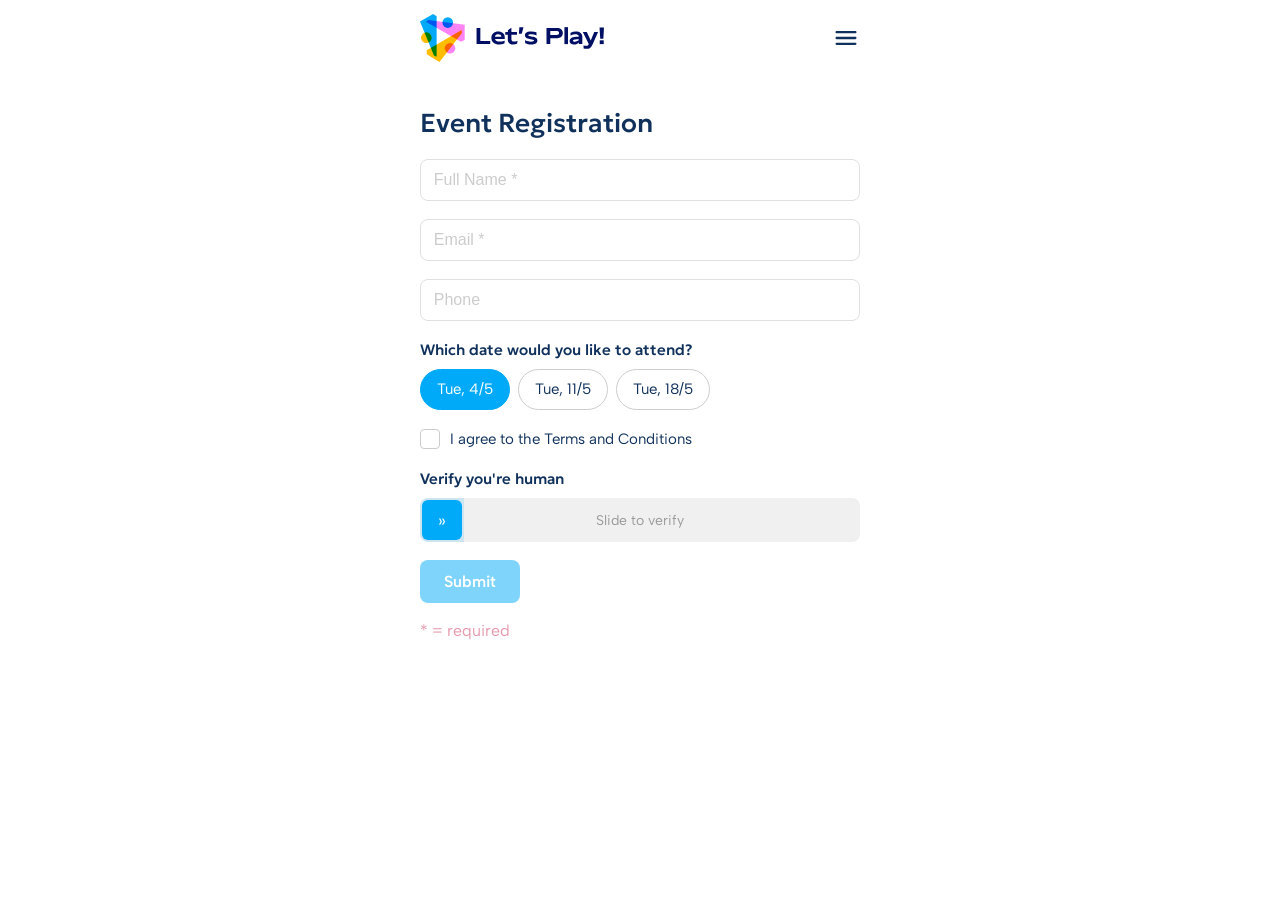
<file: bad-register.html>
<!DOCTYPE html>
<html lang="en">
<head>
<meta charset="UTF-8">
<meta name="viewport" content="width=device-width, initial-scale=1.0">
<title>Register - Let's Play</title>
<link rel="icon" type="image/svg+xml" href="assets/favicon.svg">
<link rel="stylesheet" href="https://fonts.googleapis.com/icon?family=Material+Icons+Round">
<link rel="preconnect" href="https://fonts.gstatic.com" crossorigin>
<link rel="stylesheet" href="https://fonts.googleapis.com/css2?family=Geologica:wght@400;500&family=Albert+Sans:wght@400;600&display=swap">
<link rel="stylesheet" href="css/base.css">
<link rel="stylesheet" href="css/bad.css">
</head>
<body>

  <div class="site-header">
    <div class="header-bar">
      <a href="bad.html"><img class="logo" src="assets/logo_1.svg" alt="logo_1.svg"></a>

      <!-- Issue: reachable and activatable by keyboard (tabindex +
           Enter/Space handler), and role="button" makes AT stop on it
           during swipe/linear navigation too — but there's still no
           accessible name and no aria-expanded. A screen reader announces
           it as bare "button", with no clue what it does or whether it's
           open (WCAG 4.1.2). -->
      <div class="hamburger" role="button" tabindex="0" onclick="toggleMenu()" onkeydown="handleHamburgerKey(event)">
        <svg class="hamburger-icon" viewBox="0 0 24 24" aria-hidden="true" focusable="false"><path d="M4 18h16c.55 0 1-.45 1-1s-.45-1-1-1H4c-.55 0-1 .45-1 1s.45 1 1 1zm0-5h16c.55 0 1-.45 1-1s-.45-1-1-1H4c-.55 0-1 .45-1 1s.45 1 1 1zM3 7c0 .55.45 1 1 1h16c.55 0 1-.45 1-1s-.45-1-1-1H4c-.55 0-1 .45-1 1z"/></svg>
      </div>
    </div>
  </div>

  <section>
    <h4 class="section-heading">Event Registration</h4>

    <!-- Issue: no real <label> for any field, and nothing on the page
         indicates which fields are required versus optional — the
         placeholder text is the only clue to what a field is for, and
         it disappears the moment you start typing (WCAG 1.3.1 / 3.3.2). -->
    <form onsubmit="return false;">
      <div class="form-group">
        <input type="text" placeholder="Full Name *">
      </div>
      <div class="form-group">
        <input type="text" inputmode="email" placeholder="Email *">
      </div>
      <div class="form-group">
        <input type="tel" placeholder="Phone">
      </div>

      <!-- Issue: styled to look like a group of radio buttons, but
           these are plain <div>s with an onclick handler — no
           role="radio", no aria-checked, no fieldset/legend grouping
           them as one mutually-exclusive set, no name attribute linking
           them at all. A screen reader gets no indication of which
           date (if any) is currently selected, or even that picking
           one should deselect the others (WCAG 4.1.2 / 1.3.1). -->
      <p class="field-heading">Which date would you like to attend?</p>
      <div class="date-options" id="date-options">
        <div class="date-option selected" onclick="selectDate(this)">Tue, 4/5</div>
        <div class="date-option" onclick="selectDate(this)">Tue, 11/5</div>
        <div class="date-option" onclick="selectDate(this)">Tue, 18/5</div>
      </div>

      <!-- Issue: styled to look like a checkbox, but it's a plain <div>
           with an onclick handler that toggles a CSS class — no real
           <input type="checkbox">, no role="checkbox", no aria-checked
           at all. A screen reader has no way to tell whether this is
           checked, unchecked, or even a control at all (WCAG 4.1.2). -->
      <div class="form-group">
        <div class="fake-checkbox" onclick="toggleCheckbox(this)">
          <span class="checkbox-box"></span>
          <span>I agree to the Terms and Conditions</span>
        </div>
      </div>

      <!-- Issue: a drag-only slider "captcha" — no role="slider", no
           aria-valuenow/min/max, no accessible name, and no keydown
           handler at all (not even a tabindex). A mouse or touchscreen
           user can drag it; a keyboard-only or screen reader user has no
           way to interact with it whatsoever, so they can't get past this
           step to submit the form at all (WCAG 2.1.1 Keyboard, 4.1.2
           Name, Role, Value). -->
      <div class="form-group">
        <p class="field-heading">Verify you're human</p>
        <div class="puzzle-track" id="puzzle-track">
          <span class="puzzle-track-label">Slide to verify</span>
          <div class="puzzle-track-fill"></div>
          <div class="puzzle-piece" id="puzzle-piece">&raquo;</div>
        </div>
      </div>

      <!-- Issue: looks disabled (greyed out, not-allowed cursor) until the
           slider above is completed, but there's no real `disabled`
           attribute — it's a completely normal, fully focusable, fully
           "enabled" button to a screen reader the whole time. Clicking it
           before verifying does nothing at all: no error message, no
           explanation, total silence (WCAG 3.3.1 Error Identification on
           top of the slider's own 2.1.1/4.1.2 issues) — and since the
           slider can't be completed by keyboard at all, a keyboard-only
           user is completely locked out of registering, full stop. -->
      <button type="submit" class="btn btn-primary is-disabled-look" id="submit-btn" onclick="submitForm()">Submit</button>

      <p class="required-mark">* = required</p>
    </form>
  </section>

  <!-- Issue: appears on submit, but has no role="status"/aria-live
       region at all — it's just a plain <div> whose visibility is
       toggled by a CSS class. A sighted user sees clear confirmation
       that registration went through; a screen reader user hears
       nothing at all (WCAG 4.1.3 Status Messages). -->
  <div class="toast" id="toast">Registration submitted!</div>

  <!-- Issue: the actual nav markup lives all the way down here, appended
       to the end of the DOM (a common real cause of this exact bug: an
       off-canvas panel moved here for stacking/z-index reasons). Opening
       it moves nothing: no focus() call anywhere in bad.js, and none of
       the page content in between is made inert. So tabbing past the
       hamburger goes straight into the registration form, long before
       it ever reaches these links (WCAG 2.4.3 Focus Order). -->
  <ul class="nav-menu is-hidden-offscreen" id="nav-copy-1">
    <li><a href="#"><span class="material-icons-round nav-icon">home</span>Home</a></li>
    <li><a href="#"><span class="material-icons-round nav-icon">event</span>Events</a></li>
    <li><a href="#"><span class="material-icons-round nav-icon">info</span>About</a></li>
    <li><a href="#"><span class="material-icons-round nav-icon">article</span>News</a></li>
    <li><a href="#"><span class="material-icons-round nav-icon">mail</span>Contact Us</a></li>
    <li><a href="#"><span class="material-icons-round nav-icon">login</span>Login</a></li>
  </ul>

  <!-- Second copy, left over from an old desktop layout. Nobody ever
       sees it, but it's not display:none or [hidden], just pushed
       off-screen, so a screen reader still reads all six links. -->
  <ul class="nav-menu is-hidden-offscreen" id="nav-copy-2">
    <li><a href="#"><span class="material-icons-round nav-icon">home</span>Home</a></li>
    <li><a href="#"><span class="material-icons-round nav-icon">event</span>Events</a></li>
    <li><a href="#"><span class="material-icons-round nav-icon">info</span>About</a></li>
    <li><a href="#"><span class="material-icons-round nav-icon">article</span>News</a></li>
    <li><a href="#"><span class="material-icons-round nav-icon">mail</span>Contact Us</a></li>
    <li><a href="#"><span class="material-icons-round nav-icon">login</span>Login</a></li>
  </ul>

  <script src="js/bad.js"></script>
</body>
</html>
</file>
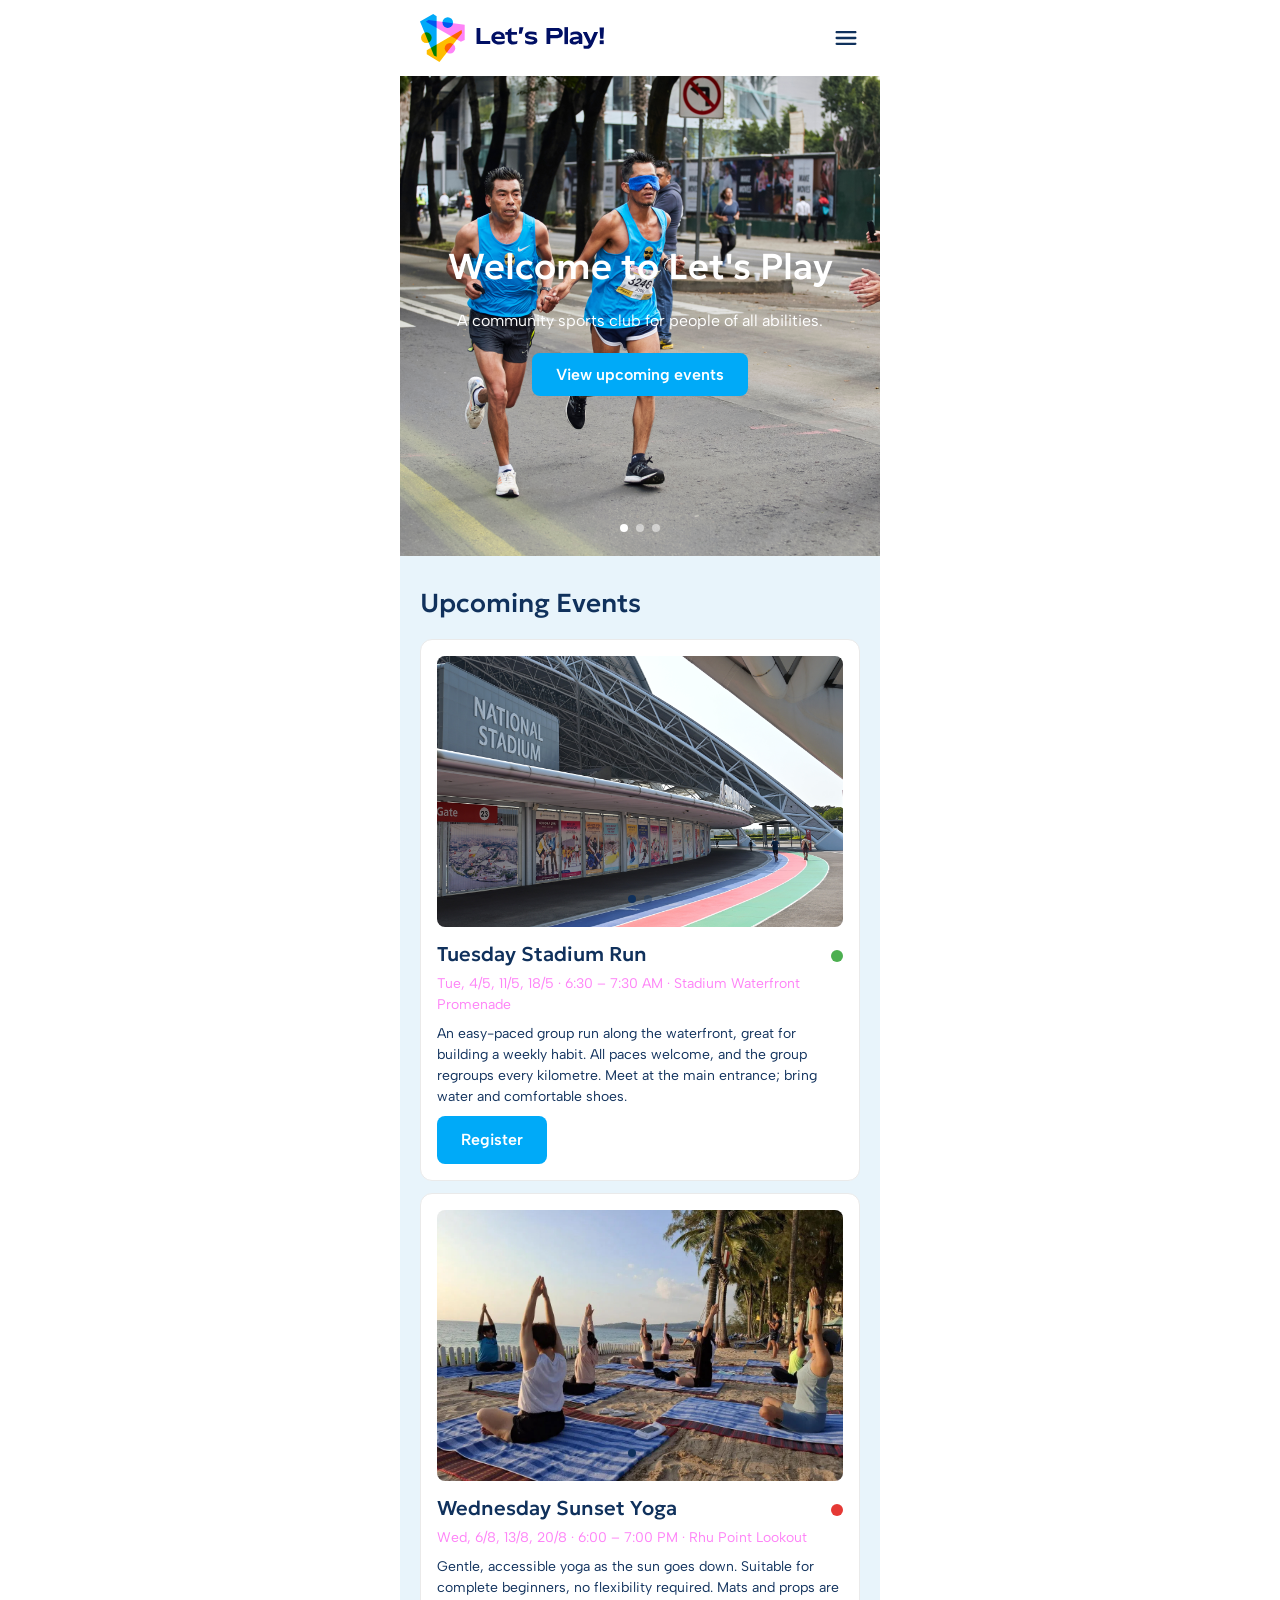
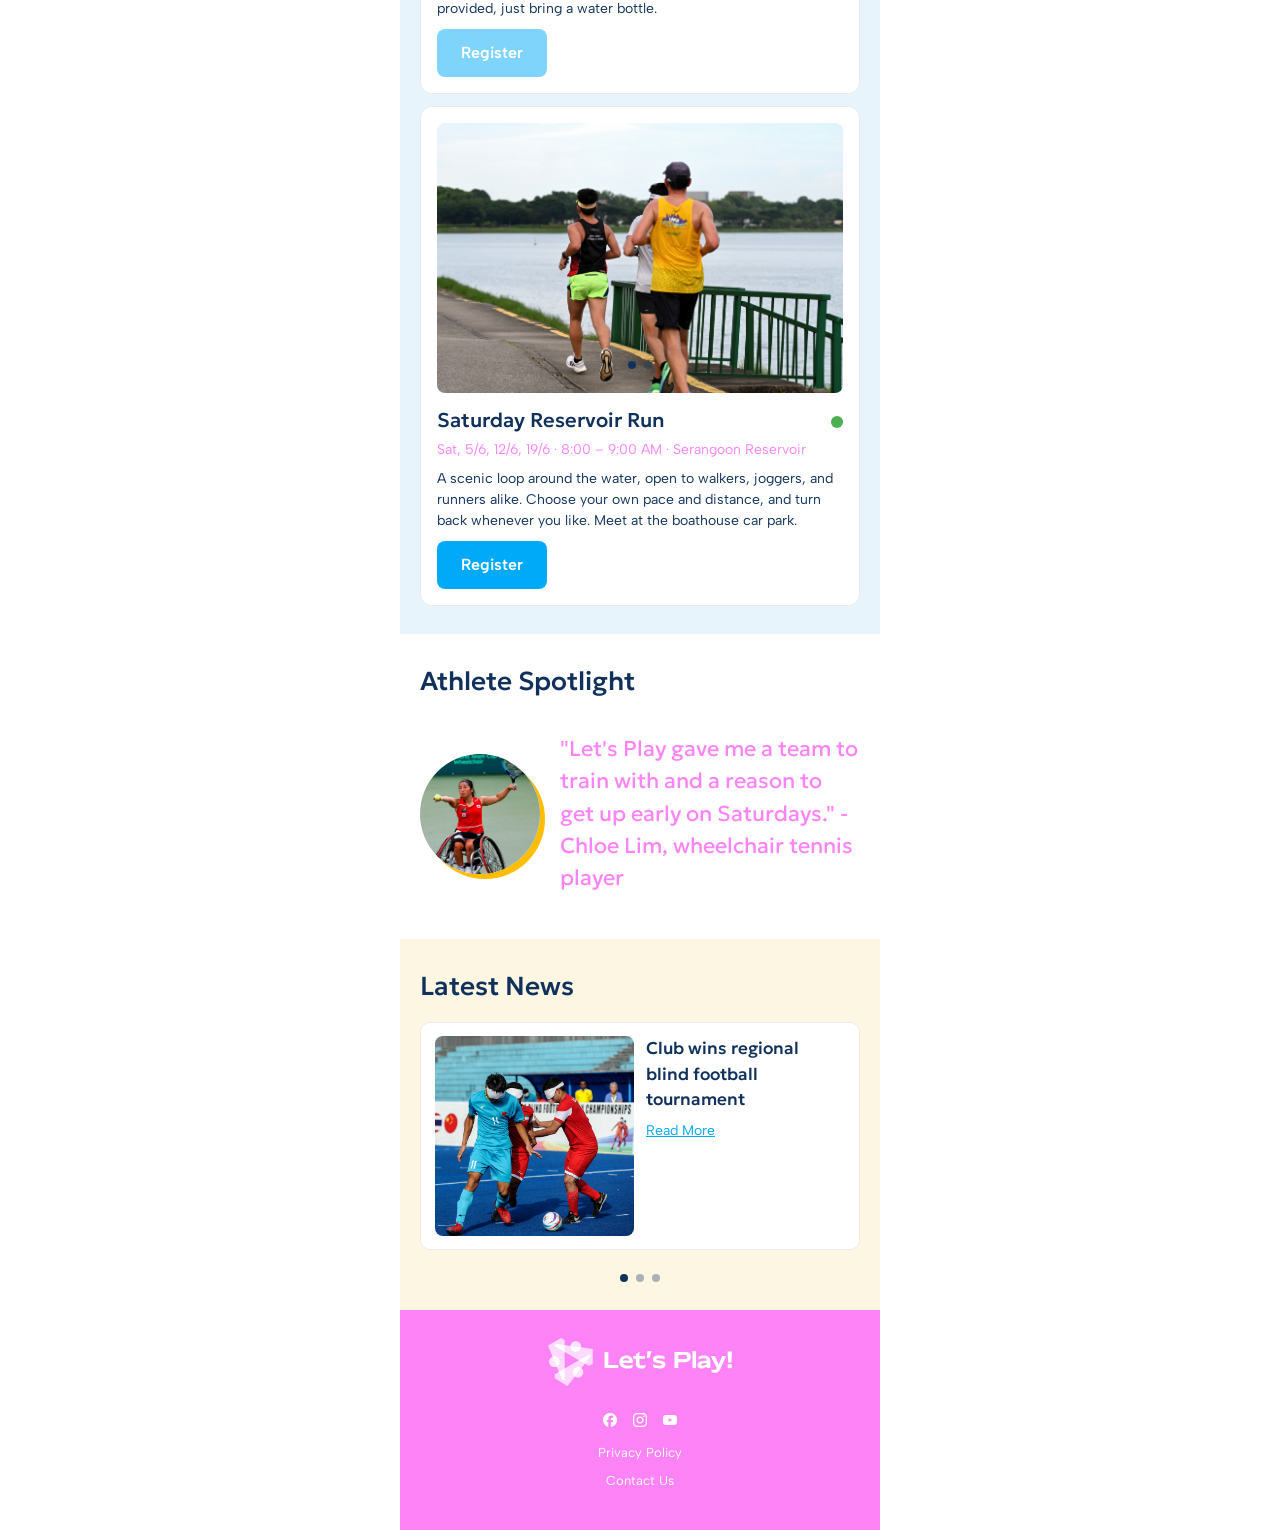
<file: bad.html>
<!DOCTYPE html>
<html lang="en">
<head>
<meta charset="UTF-8">
<meta name="viewport" content="width=device-width, initial-scale=1.0">
<title>Let's Play</title>
<link rel="icon" type="image/svg+xml" href="assets/favicon.svg">
<link rel="stylesheet" href="https://fonts.googleapis.com/icon?family=Material+Icons+Round">
<link rel="preconnect" href="https://fonts.gstatic.com" crossorigin>
<link rel="stylesheet" href="https://fonts.googleapis.com/css2?family=Geologica:wght@400;500&family=Albert+Sans:wght@400;600&display=swap">
<link rel="stylesheet" href="css/base.css">
<link rel="stylesheet" href="css/bad.css">
</head>
<body>

  <div class="site-header">
    <div class="header-bar">
      <a href="bad.html"><img class="logo" src="assets/logo_1.svg" alt="logo_1.svg"></a>

      <!-- Issue: reachable and activatable by keyboard (tabindex +
           Enter/Space handler), and role="button" makes AT stop on it
           during swipe/linear navigation too — but there's still no
           accessible name and no aria-expanded. The icon is an SVG with no
           text inside (an icon-font ligature would leak the word "menu"
           into VoiceOver), so a screen reader announces it as bare "button", with no clue what it does or whether it's
           open (WCAG 4.1.2). -->
      <div class="hamburger" role="button" tabindex="0" onclick="toggleMenu()" onkeydown="handleHamburgerKey(event)">
        <svg class="hamburger-icon" viewBox="0 0 24 24" aria-hidden="true" focusable="false"><path d="M4 18h16c.55 0 1-.45 1-1s-.45-1-1-1H4c-.55 0-1 .45-1 1s.45 1 1 1zm0-5h16c.55 0 1-.45 1-1s-.45-1-1-1H4c-.55 0-1 .45-1 1s.45 1 1 1zM3 7c0 .55.45 1 1 1h16c.55 0 1-.45 1-1s-.45-1-1-1H4c-.55 0-1 .45-1 1z"/></svg>
      </div>
    </div>
  </div>

  <!-- Issue: heading/paragraph/CTA are set directly on top of a busy
       photo/gradient with no scrim/overlay and no contrast check,
       whether the text is readable depends entirely on which part of
       the slide happens to sit behind it (WCAG 1.4.3). -->
  <!-- Issue: a second auto-advancing carousel, now the very first thing
       on the page, same missing pause/stop control as the news carousel
       below (WCAG 2.2.2), and it doesn't respect prefers-reduced-motion
       either. See the arrow/dot controls further down for the other bug
       introduced here (unlabelled buttons). -->
  <!-- Issue: slides 2 and 3 are aria-hidden (and their buttons taken
       out of the Tab order), and that never changes as the carousel
       rotates. A screen reader only ever reads slide 1, whichever slide
       is on screen, so "Every Body Belongs" and "Find Your Team" don't
       exist for it (WCAG 1.3.1 / 4.1.2). -->
  <div class="hero-carousel" id="hero-carousel">
    <div class="carousel-slide is-active" style="background-image:url('images/1165373671.jpg')">
      <div class="hero-title">Welcome to Let's Play</div>
      <p>A community sports club for people of all abilities.</p>
      <button type="button" class="btn btn-view-activities">View upcoming events</button>
    </div>
    <div class="carousel-slide" aria-hidden="true" style="background-image:url('images/2574587767.jpg')">
      <div class="hero-title">Every Body Belongs</div>
      <p>Adaptive programs for every ability, every week.</p>
      <button tabindex="-1" type="button" class="btn btn-view-activities">View upcoming events</button>
    </div>
    <div class="carousel-slide" aria-hidden="true" style="background-image:url('images/1221173362.jpg')">
      <div class="hero-title">Find Your Team</div>
      <p>Meet teammates who get you.</p>
      <button tabindex="-1" type="button" class="btn btn-view-activities">View upcoming events</button>
    </div>

    <!-- Issue: slide-picker dots are bare <button> elements, no text,
         no aria-label, no aria-current on the active dot. A screen
         reader announces all three as identical, bare "button"s with
         no way to tell which dot is which slide (WCAG 4.1.2). -->
    <div class="carousel-dots">
      <button type="button" class="carousel-dot is-active" onclick="goToHeroSlide(0)"></button>
      <button type="button" class="carousel-dot" onclick="goToHeroSlide(1)"></button>
      <button type="button" class="carousel-dot" onclick="goToHeroSlide(2)"></button>
    </div>
  </div>

  <section class="events-section">
    <h4 class="section-heading">Upcoming Events</h4>
    <!-- Issue: no list semantics. This "list" of events is just a stack
         of <div>s, a screen reader never announces "list, 3 items" or
         where one event ends and the next begins, so combined with the
         identical "Register" links below, Dennard has no reliable way
         to tell how many events there are or which details go together. -->
    <div class="event-list">

      <!-- Issue: event card images with no alt attribute at all, not
           even alt="", just missing entirely (WCAG 1.1.1). Browsers fall
           back to announcing the raw src/filename to a screen reader. -->
      <!-- Issue: image carousel with dots only, no arrows, same
           unlabelled-control bug as the hero carousel (see issue #17):
           bare <button> dots, no aria-label, no aria-current. -->
      <div class="event-card" onclick="location.href='#'">
        <div class="event-image-carousel" id="event-carousel-1">
          <img class="event-image is-active" src="images/2184920184.jpg" alt="2184920184">
          <img class="event-image" src="images/2560212802.jpg" alt="2560212802">
          <div class="carousel-dots">
            <button type="button" class="carousel-dot is-active" onclick="event.stopPropagation(); goToEventSlide('event-carousel-1', 0)"></button>
            <button type="button" class="carousel-dot" onclick="event.stopPropagation(); goToEventSlide('event-carousel-1', 1)"></button>
          </div>
        </div>
        <div class="event-card-top">
          <div class="event-title">Tuesday Stadium Run</div>
          <span class="status-dot green" title="Spots available"></span>
        </div>
        <!-- Issue: numeric slash date, a screen reader reads this as
             "fourteen slash three" instead of a date, and day/month order
             is locale-ambiguous (is 4/3 April 3rd or March 4th?). Stacking
             three of them in a row makes it worse, not better. -->
        <p class="event-meta">Tue, 4/5, 11/5, 18/5 &middot; 6:30 &ndash; 7:30 AM &middot; Stadium Waterfront Promenade</p>
        <p class="event-desc">An easy-paced group run along the waterfront, great for building a weekly habit. All paces welcome, and the group regroups every kilometre. Meet at the main entrance; bring water and comfortable shoes.</p>
        <a href="bad-register.html?event=tuesday-stadium-run" class="btn btn-primary">Register</a>
      </div>

      <div class="event-card" onclick="location.href='#'">
        <div class="event-image-carousel" id="event-carousel-2">
          <img class="event-image is-active" src="images/4c4bc94329d3c05e62cb2bc352dc3ccb1ca0282d73543554a525e9ca2291f1df.jpg" alt="4c4bc94329d3c05e62cb2bc352dc3ccb1ca0282d73543554a525e9ca2291f1df">
          <img class="event-image" src="images/2344532021.jpg" alt="2344532021">
          <div class="carousel-dots">
            <button type="button" class="carousel-dot is-active" onclick="event.stopPropagation(); goToEventSlide('event-carousel-2', 0)"></button>
            <button type="button" class="carousel-dot" onclick="event.stopPropagation(); goToEventSlide('event-carousel-2', 1)"></button>
          </div>
        </div>
        <div class="event-card-top">
          <div class="event-title">Wednesday Sunset Yoga</div>
          <span class="status-dot red" title="Fully booked"></span>
        </div>
        <p class="event-meta">Wed, 6/8, 13/8, 20/8 &middot; 6:00 &ndash; 7:00 PM &middot; Rhu Point Lookout</p>
        <p class="event-desc">Gentle, accessible yoga as the sun goes down. Suitable for complete beginners, no flexibility required. Mats and props are provided, just bring a water bottle.</p>
        <!-- Issue: greyed out and click is blocked with onclick="return
             false" — but that's a purely visual/behavioural fix, not an
             accessible one. No aria-disabled, no role change, nothing
             for AT at all. A screen reader still announces this as an
             ordinary, enabled "Register" link (it just silently refuses
             to navigate when activated, mouse or keyboard alike), with
             zero indication anywhere (not even visible text, unlike the
             status dot's title-only "Fully booked") of why nothing
             happens (WCAG 4.1.2 / 1.3.1 / 3.3.1). -->
        <a href="bad-register.html?event=wednesday-sunset-yoga" class="btn btn-primary is-disabled-look" onclick="return false;">Register</a>
      </div>

      <div class="event-card" onclick="location.href='#'">
        <div class="event-image-carousel" id="event-carousel-3">
          <img class="event-image is-active" src="images/2336343921.jpg" alt="2336343921">
          <img class="event-image" src="images/b9417236-d5a4-472d-a867-e6fdf507c401.jpg" alt="b9417236-d5a4-472d-a867-e6fdf507c401">
          <div class="carousel-dots">
            <button type="button" class="carousel-dot is-active" onclick="event.stopPropagation(); goToEventSlide('event-carousel-3', 0)"></button>
            <button type="button" class="carousel-dot" onclick="event.stopPropagation(); goToEventSlide('event-carousel-3', 1)"></button>
          </div>
        </div>
        <div class="event-card-top">
          <div class="event-title">Saturday Reservoir Run</div>
          <span class="status-dot green" title="Spots available"></span>
        </div>
        <p class="event-meta">Sat, 5/6, 12/6, 19/6 &middot; 8:00 &ndash; 9:00 AM &middot; Serangoon Reservoir</p>
        <p class="event-desc">A scenic loop around the water, open to walkers, joggers, and runners alike. Choose your own pace and distance, and turn back whenever you like. Meet at the boathouse car park.</p>
        <a href="bad-register.html?event=saturday-reservoir-run" class="btn btn-primary">Register</a>
      </div>

    </div>
  </section>

  <section class="spotlight-section">
    <h4 class="section-heading">Athlete Spotlight</h4>
    <div class="spotlight-card">
      <img src="images/2845795815.jpg" alt="2845795815">
      <p class="spotlight-quote">"Let's Play gave me a team to train with and a reason to get up early on Saturdays." - Chloe Lim, wheelchair tennis player</p>
    </div>
  </section>

  <section class="news-section">
    <h4 class="section-heading">Latest News</h4>
    <!-- Issue: same as the hero, news items 2 and 3 are permanently
         aria-hidden, so a screen reader only ever reaches the first
         story, whichever one is on screen (WCAG 1.3.1 / 4.1.2). -->
    <div class="news-carousel" id="news-carousel">
      <div class="news-item is-active">
        <img class="news-image" src="images/3817283917.jpg" alt="3817283917">
        <div class="news-content">
          <p class="news-headline">Club wins regional blind football tournament</p>
          <a href="#" class="news-link">Read More</a>
        </div>
      </div>
      <div class="news-item" aria-hidden="true">
        <img class="news-image" src="images/2714739593.jpg" alt="2714739593">
        <div class="news-content">
          <p class="news-headline">New accessible changing rooms open next month</p>
          <a tabindex="-1" href="#" class="news-link">Read More</a>
        </div>
      </div>
      <div class="news-item" aria-hidden="true">
        <img class="news-image" src="images/2737441555.jpg" alt="2737441555">
        <div class="news-content">
          <p class="news-headline">Volunteer coaches needed for spring term</p>
          <a tabindex="-1" href="#" class="news-link">Read More</a>
        </div>
      </div>
    </div>
    <!-- Issue: dots-only navigation, bare <button>s, no text, no
         aria-label, no aria-current. Same unlabelled-controls bug as
         the hero/event carousels (WCAG 4.1.2). -->
    <div class="carousel-dots" id="news-carousel-dots">
      <button type="button" class="carousel-dot is-active" onclick="goToNewsSlide(0)"></button>
      <button type="button" class="carousel-dot" onclick="goToNewsSlide(1)"></button>
      <button type="button" class="carousel-dot" onclick="goToNewsSlide(2)"></button>
    </div>
  </section>

  <div class="site-footer">
    <a href="bad.html"><img class="logo footer-logo" src="assets/logo_1-invert2.svg" alt="logo_1-invert2.svg"></a>

    <!-- Issue: icon-only links with no accessible name anywhere, no
         aria-label on the link, no <title> in the icon. A screen reader
         announces these as bare, indistinguishable "link"s. -->
    <div class="social-row">
      <a href="#"><svg class="social-icon" viewBox="0 0 24 24"><path d="M9.101 23.691v-7.98H6.627v-3.667h2.474v-1.58c0-4.085 1.848-5.978 5.858-5.978.401 0 .955.042 1.468.103a8.68 8.68 0 0 1 1.141.195v3.325a8.623 8.623 0 0 0-.653-.036 26.805 26.805 0 0 0-.733-.009c-.707 0-1.259.096-1.675.309a1.686 1.686 0 0 0-.679.622c-.258.42-.374.995-.374 1.752v1.297h3.919l-.386 2.103-.287 1.564h-3.246v8.245C19.396 23.238 24 18.179 24 12.044c0-6.627-5.373-12-12-12s-12 5.373-12 12c0 5.628 3.874 10.35 9.101 11.647Z"/></svg></a>
      <a href="#"><svg class="social-icon" viewBox="0 0 24 24"><path d="M7.0301.084c-1.2768.0602-2.1487.264-2.911.5634-.7888.3075-1.4575.72-2.1228 1.3877-.6652.6677-1.075 1.3368-1.3802 2.127-.2954.7638-.4956 1.6365-.552 2.914-.0564 1.2775-.0689 1.6882-.0626 4.947.0062 3.2586.0206 3.6671.0825 4.9473.061 1.2765.264 2.1482.5635 2.9107.308.7889.72 1.4573 1.388 2.1228.6679.6655 1.3365 1.0743 2.1285 1.38.7632.295 1.6361.4961 2.9134.552 1.2773.056 1.6884.069 4.9462.0627 3.2578-.0062 3.668-.0207 4.9478-.0814 1.28-.0607 2.147-.2652 2.9098-.5633.7889-.3086 1.4578-.72 2.1228-1.3881.665-.6682 1.0745-1.3378 1.3795-2.1284.2957-.7632.4966-1.636.552-2.9124.056-1.2809.0692-1.6898.063-4.948-.0063-3.2583-.021-3.6668-.0817-4.9465-.0607-1.2797-.264-2.1487-.5633-2.9117-.3084-.7889-.72-1.4568-1.3876-2.1228C21.2982 1.33 20.628.9208 19.8378.6165 19.074.321 18.2017.1197 16.9244.0645 15.6471.0093 15.236-.005 11.977.0014 8.718.0076 8.31.0215 7.0301.0839m.1402 21.6932c-1.17-.0509-1.8053-.2453-2.2287-.408-.5606-.216-.96-.4771-1.3819-.895-.422-.4178-.6811-.8186-.9-1.378-.1644-.4234-.3624-1.058-.4171-2.228-.0595-1.2645-.072-1.6442-.079-4.848-.007-3.2037.0053-3.583.0607-4.848.05-1.169.2456-1.805.408-2.2282.216-.5613.4762-.96.895-1.3816.4188-.4217.8184-.6814 1.3783-.9003.423-.1651 1.0575-.3614 2.227-.4171 1.2655-.06 1.6447-.072 4.848-.079 3.2033-.007 3.5835.005 4.8495.0608 1.169.0508 1.8053.2445 2.228.408.5608.216.96.4754 1.3816.895.4217.4194.6816.8176.9005 1.3787.1653.4217.3617 1.056.4169 2.2263.0602 1.2655.0739 1.645.0796 4.848.0058 3.203-.0055 3.5834-.061 4.848-.051 1.17-.245 1.8055-.408 2.2294-.216.5604-.4763.96-.8954 1.3814-.419.4215-.8181.6811-1.3783.9-.4224.1649-1.0577.3617-2.2262.4174-1.2656.0595-1.6448.072-4.8493.079-3.2045.007-3.5825-.006-4.848-.0608M16.953 5.5864A1.44 1.44 0 1 0 18.39 4.144a1.44 1.44 0 0 0-1.437 1.4424M5.8385 12.012c.0067 3.4032 2.7706 6.1557 6.173 6.1493 3.4026-.0065 6.157-2.7701 6.1506-6.1733-.0065-3.4032-2.771-6.1565-6.174-6.1498-3.403.0067-6.156 2.771-6.1496 6.1738M8 12.0077a4 4 0 1 1 4.008 3.9921A3.9996 3.9996 0 0 1 8 12.0077"/></svg></a>
      <a href="#"><svg class="social-icon" viewBox="0 0 24 24"><path d="M23.498 6.186a3.016 3.016 0 0 0-2.122-2.136C19.505 3.545 12 3.545 12 3.545s-7.505 0-9.377.505A3.017 3.017 0 0 0 .502 6.186C0 8.07 0 12 0 12s0 3.93.502 5.814a3.016 3.016 0 0 0 2.122 2.136c1.871.505 9.376.505 9.376.505s7.505 0 9.377-.505a3.015 3.015 0 0 0 2.122-2.136C24 15.93 24 12 24 12s0-3.93-.502-5.814zM9.545 15.568V8.432L15.818 12l-6.273 3.568z"/></svg></a>
    </div>
    <div class="footer-links">
      <a href="#">Privacy Policy</a>
      <a href="#">Contact Us</a>
    </div>
  </div>

  <!-- Issue: the actual nav markup lives all the way down here, appended
       to the end of the DOM (a common real cause of this exact bug: an
       off-canvas panel moved here for stacking/z-index reasons). Opening
       it moves nothing: no focus() call anywhere in bad.js, and none of
       the page content in between is made inert. So tabbing past the
       hamburger goes straight into the hero, events, spotlight, etc.,
       every bit of the page "behind" the open menu, long before it ever
       reaches these links (WCAG 2.4.3 Focus Order). -->
  <ul class="nav-menu is-hidden-offscreen" id="nav-copy-1">
    <li><a href="#"><span class="material-icons-round nav-icon">home</span>Home</a></li>
    <li><a href="#"><span class="material-icons-round nav-icon">event</span>Events</a></li>
    <li><a href="#"><span class="material-icons-round nav-icon">info</span>About</a></li>
    <li><a href="#"><span class="material-icons-round nav-icon">article</span>News</a></li>
    <li><a href="#"><span class="material-icons-round nav-icon">mail</span>Contact Us</a></li>
    <li><a href="#"><span class="material-icons-round nav-icon">login</span>Login</a></li>
  </ul>

  <!-- Second copy, left over from an old desktop layout. Nobody ever
       sees it, but it's not display:none or [hidden], just pushed
       off-screen, so a screen reader still reads all four links. -->
  <ul class="nav-menu is-hidden-offscreen" id="nav-copy-2">
    <li><a href="#"><span class="material-icons-round nav-icon">home</span>Home</a></li>
    <li><a href="#"><span class="material-icons-round nav-icon">event</span>Events</a></li>
    <li><a href="#"><span class="material-icons-round nav-icon">info</span>About</a></li>
    <li><a href="#"><span class="material-icons-round nav-icon">article</span>News</a></li>
    <li><a href="#"><span class="material-icons-round nav-icon">mail</span>Contact Us</a></li>
    <li><a href="#"><span class="material-icons-round nav-icon">login</span>Login</a></li>
  </ul>

  <script src="js/bad.js"></script>
</body>
</html>
</file>
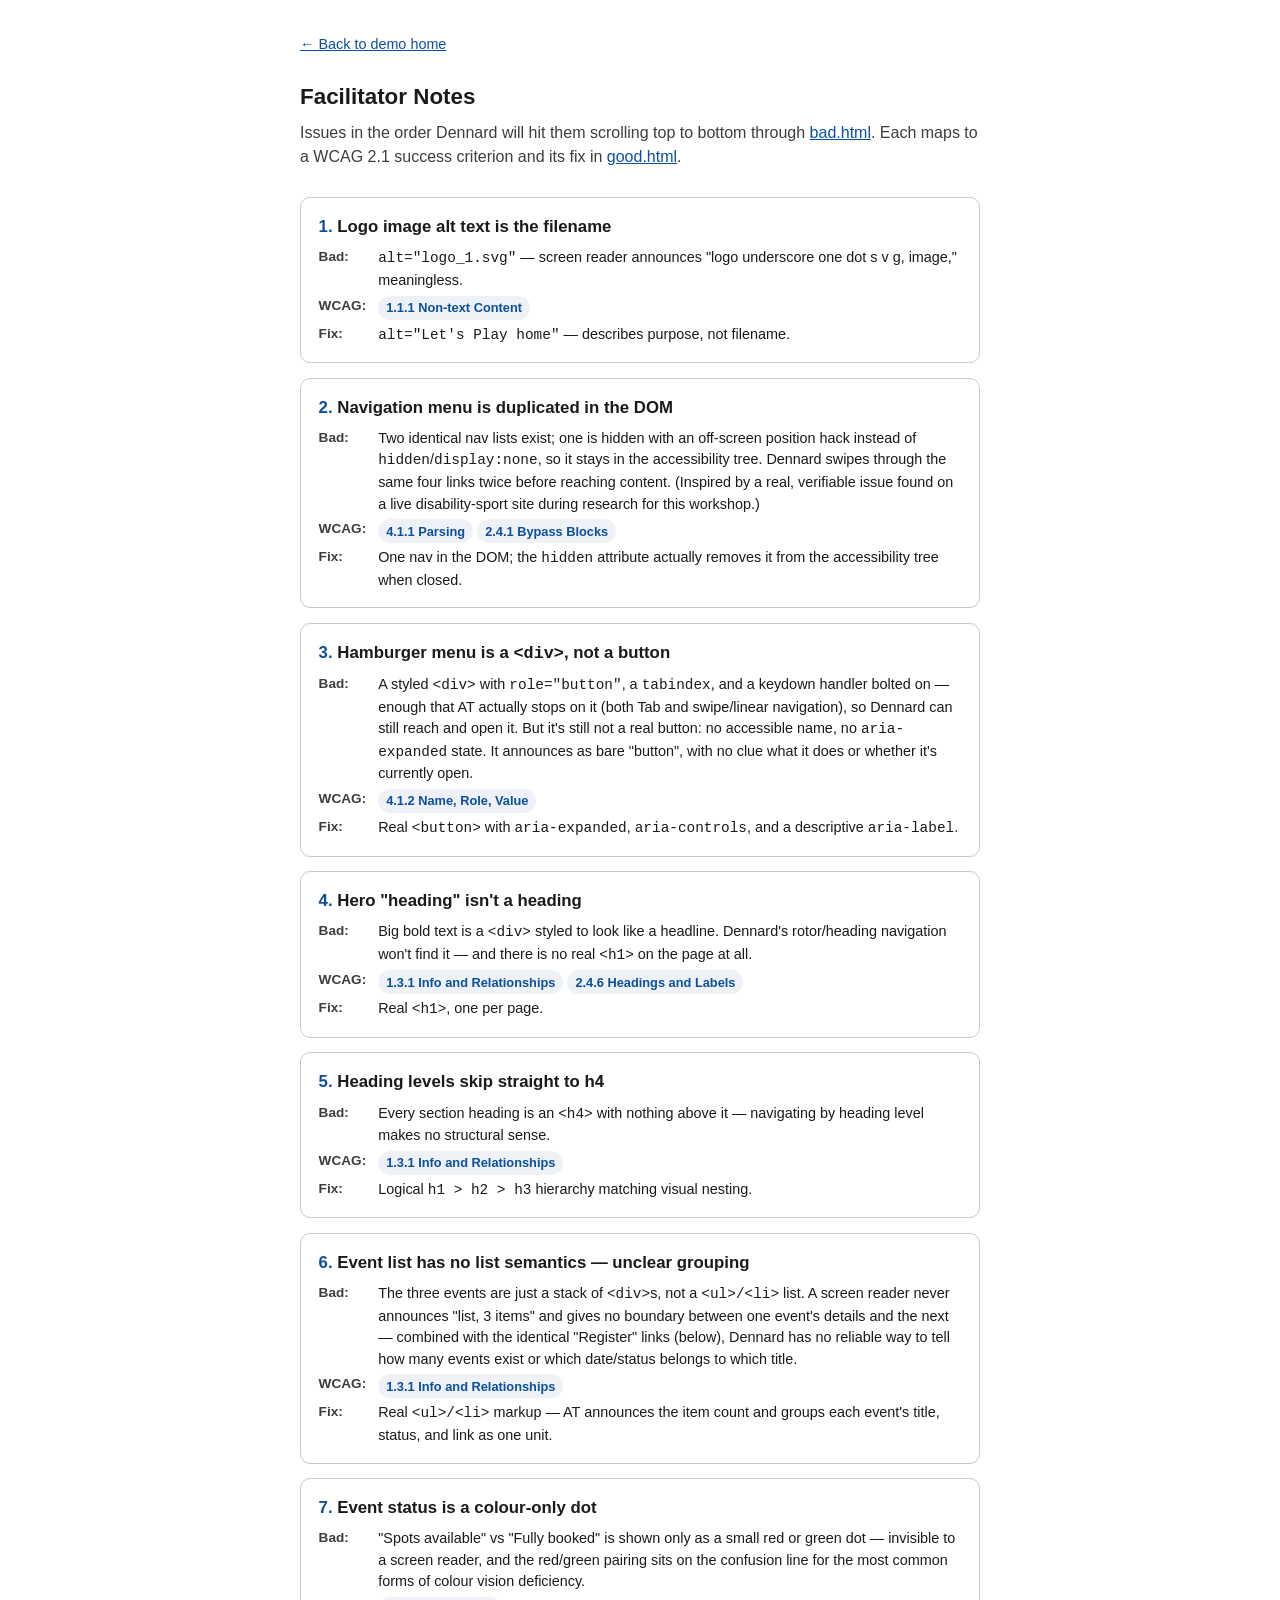
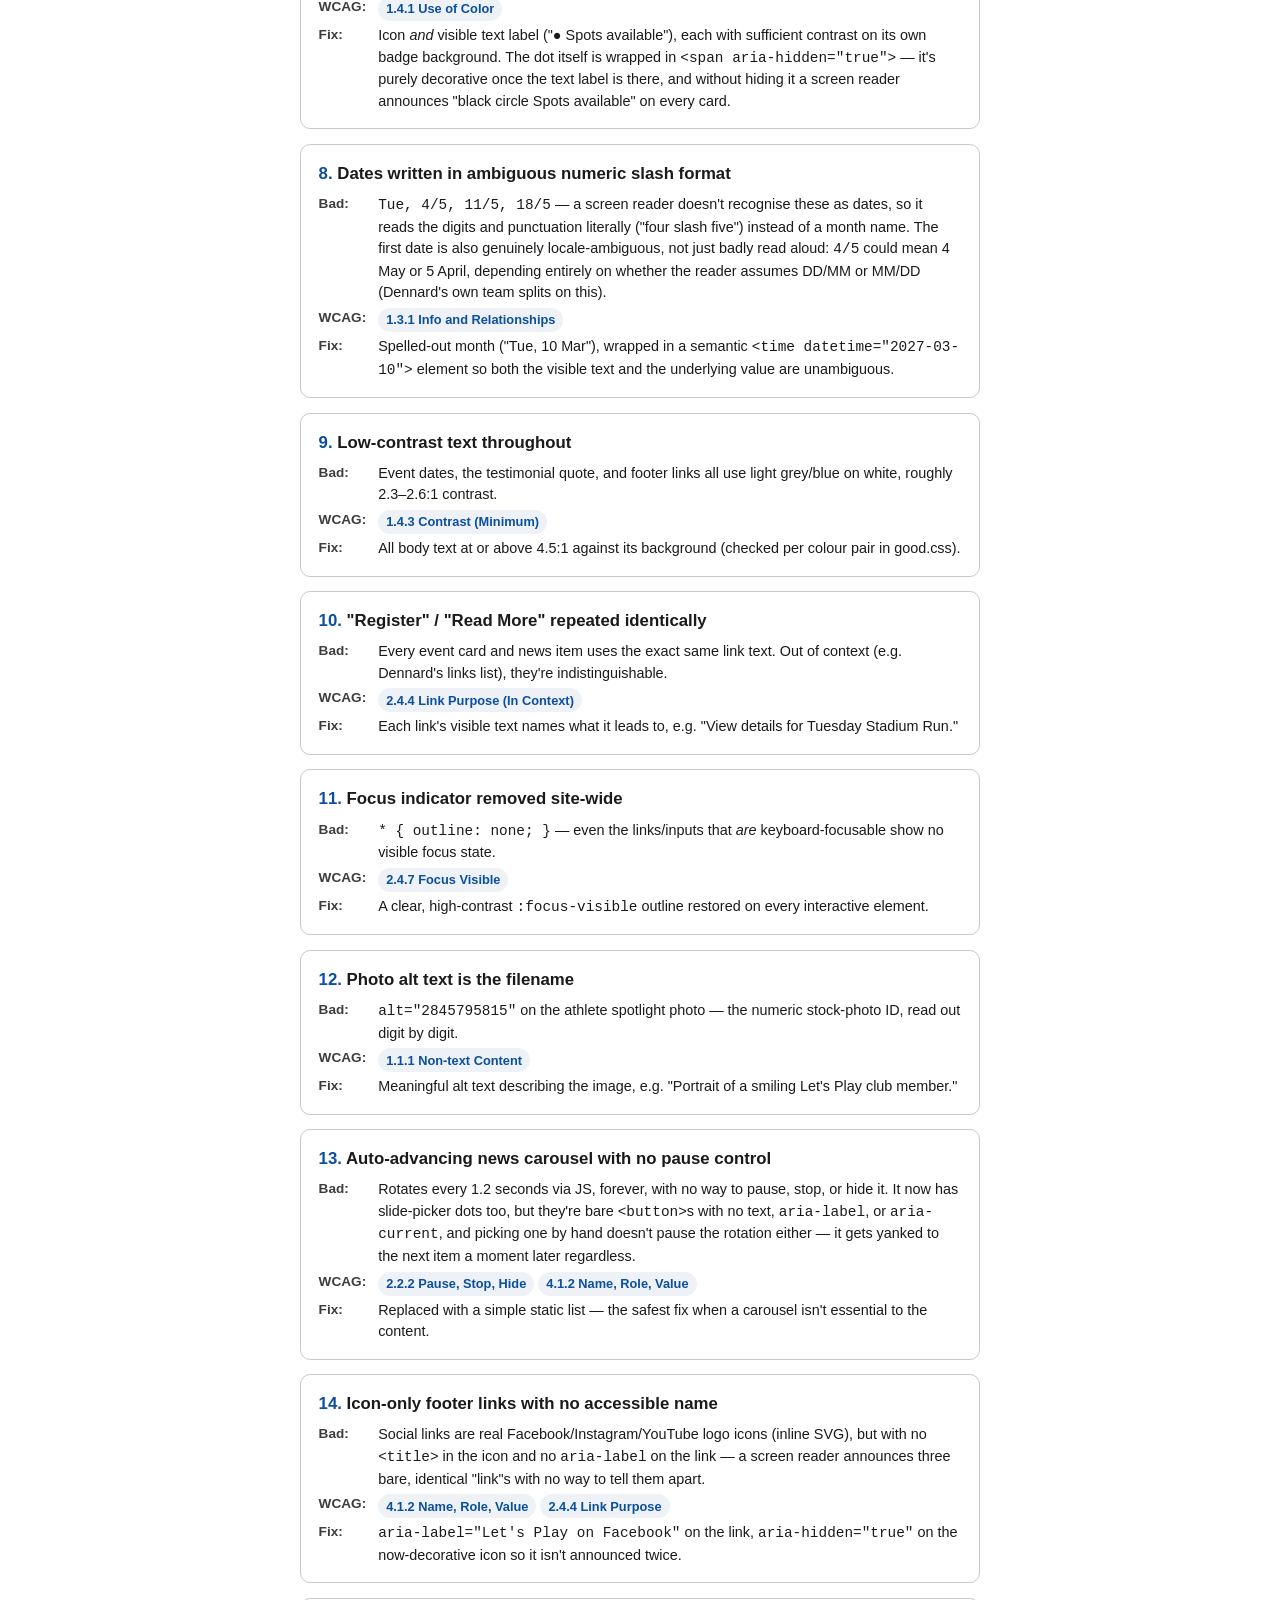
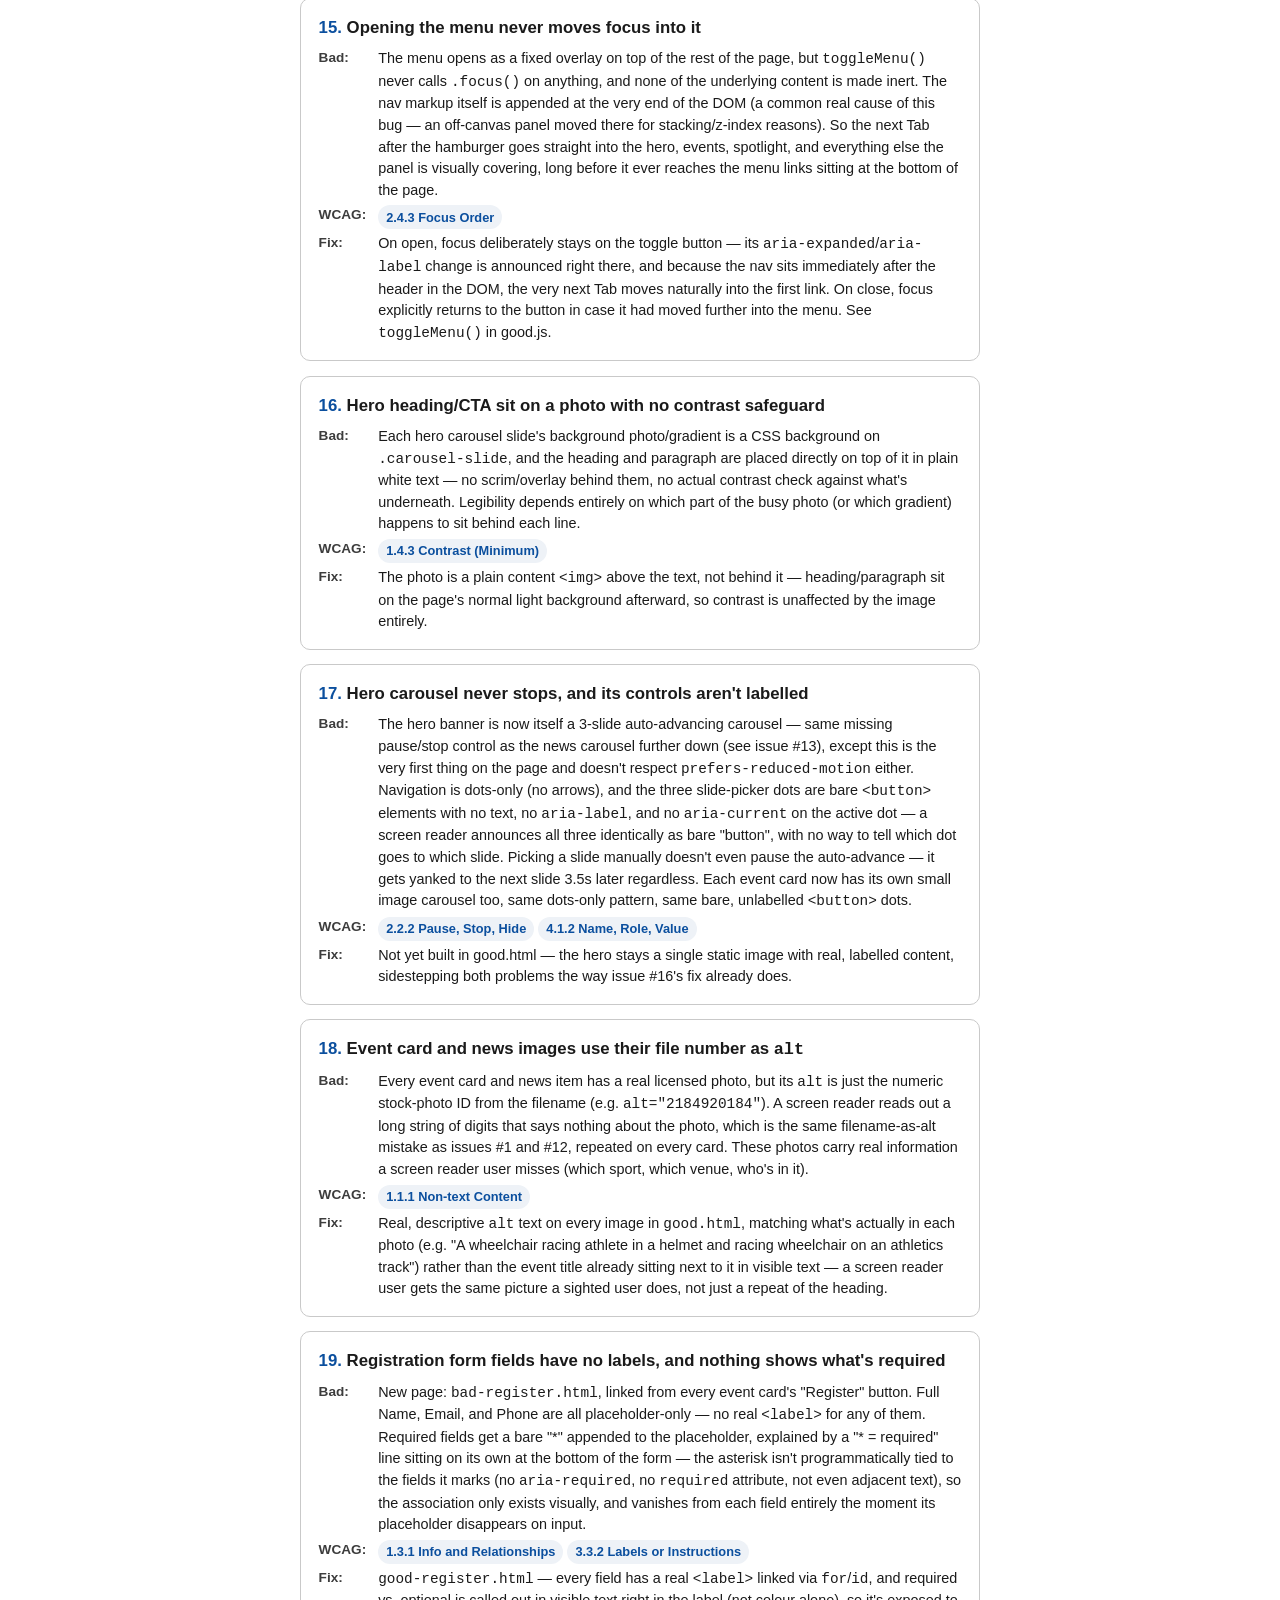
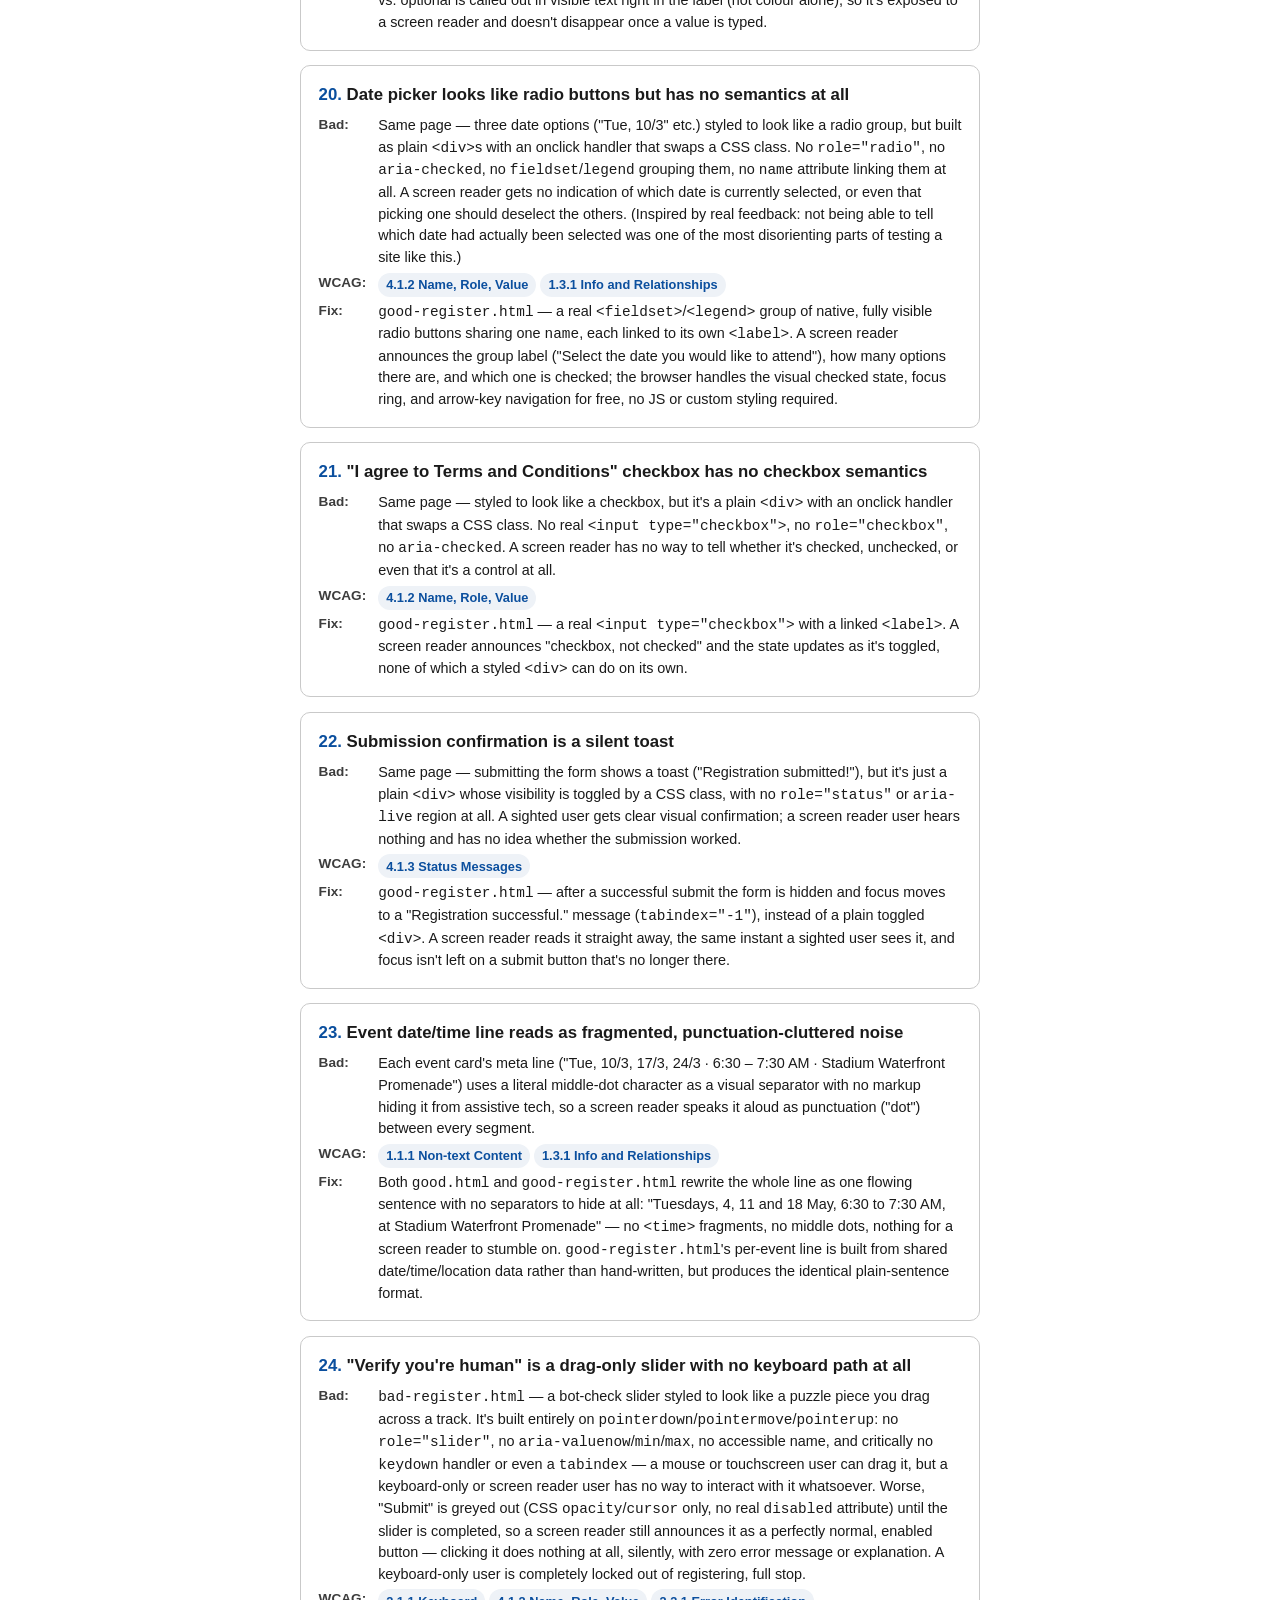
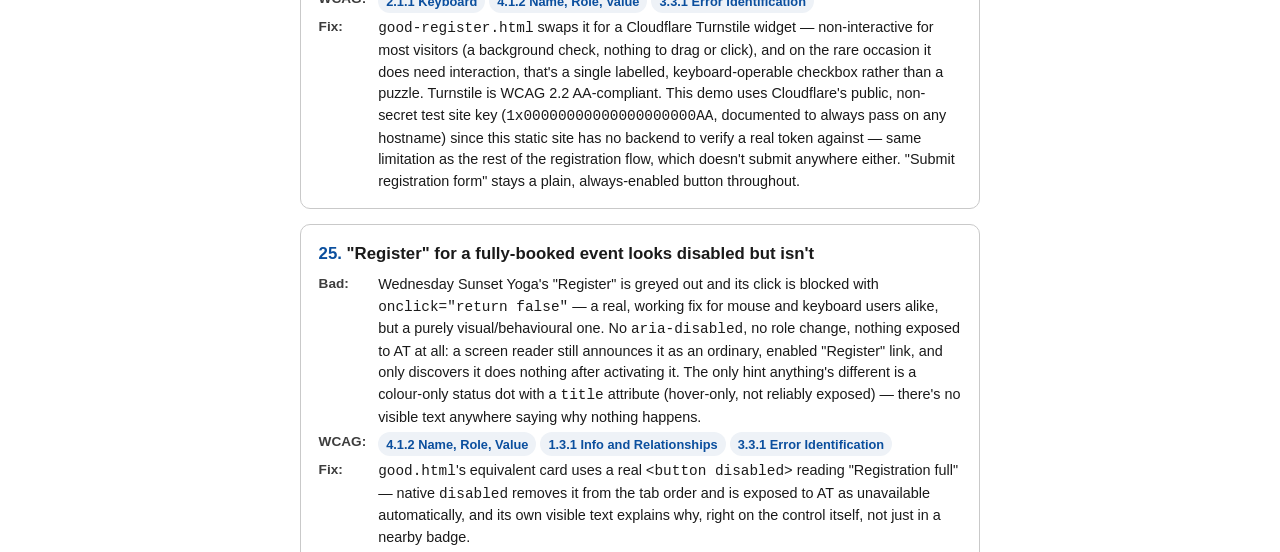
<file: facilitator-notes.html>
<!DOCTYPE html>
<html lang="en">
<head>
<meta charset="UTF-8">
<meta name="viewport" content="width=device-width, initial-scale=1.0">
<title>Facilitator Notes</title>
<link rel="icon" type="image/svg+xml" href="assets/favicon.svg">
<style>
  * { box-sizing: border-box; }
  html { font-size: 16px; }
  body {
    margin: 0;
    font-family: -apple-system, BlinkMacSystemFont, "Segoe UI", Roboto, Helvetica, Arial, sans-serif;
    background: #ffffff;
    color: #1a1a1a;
    line-height: 1.5;
  }
  .container {
    max-width: 720px;
    margin: 0 auto;
    padding: 2rem 1.25rem 3rem;
  }
  h1 {
    font-size: 1.4rem;
    margin: 0 0 0.5rem;
  }
  p.intro {
    color: #3d3d3d;
    margin: 0 0 1.75rem;
  }
  a { color: #0b4f9e; }
  .back {
    display: inline-block;
    margin-bottom: 1.5rem;
    font-size: 0.9rem;
  }
  .issue {
    border: 1px solid #c9c9c9;
    border-radius: 10px;
    padding: 1rem 1.1rem;
    margin-bottom: 0.9rem;
  }
  .issue h2 {
    font-size: 1.05rem;
    margin: 0 0 0.5rem;
    color: #1a1a1a;
  }
  .issue .num {
    color: #0b4f9e;
  }
  .issue dl {
    margin: 0;
    display: grid;
    grid-template-columns: max-content 1fr;
    gap: 0.25rem 0.75rem;
  }
  .issue dt {
    font-weight: 600;
    font-size: 0.85rem;
    color: #3d3d3d;
    white-space: nowrap;
  }
  .issue dd {
    margin: 0;
    font-size: 0.9rem;
  }
  .wcag {
    display: inline-block;
    font-size: 0.8rem;
    font-weight: 600;
    background: #eef2f7;
    color: #0b4f9e;
    padding: 0.15rem 0.5rem;
    border-radius: 999px;
  }
  a:focus-visible { outline: 3px solid #a35b00; outline-offset: 2px; }
</style>
</head>
<body>
  <div class="container">
    <a class="back" href="index.html">&larr; Back to demo home</a>
    <h1>Facilitator Notes</h1>
    <p class="intro">Issues in the order Dennard will hit them scrolling top to bottom through <a href="bad.html">bad.html</a>. Each maps to a WCAG 2.1 success criterion and its fix in <a href="good.html">good.html</a>.</p>

    <div class="issue">
      <h2><span class="num">1.</span> Logo image alt text is the filename</h2>
      <dl>
        <dt>Bad:</dt><dd><code>alt="logo_1.svg"</code> — screen reader announces "logo underscore one dot s v g, image," meaningless.</dd>
        <dt>WCAG:</dt><dd><span class="wcag">1.1.1 Non-text Content</span></dd>
        <dt>Fix:</dt><dd><code>alt="Let's Play home"</code> — describes purpose, not filename.</dd>
      </dl>
    </div>

    <div class="issue">
      <h2><span class="num">2.</span> Navigation menu is duplicated in the DOM</h2>
      <dl>
        <dt>Bad:</dt><dd>Two identical nav lists exist; one is hidden with an off-screen position hack instead of <code>hidden</code>/<code>display:none</code>, so it stays in the accessibility tree. Dennard swipes through the same four links twice before reaching content. (Inspired by a real, verifiable issue found on a live disability-sport site during research for this workshop.)</dd>
        <dt>WCAG:</dt><dd><span class="wcag">4.1.1 Parsing</span> <span class="wcag">2.4.1 Bypass Blocks</span></dd>
        <dt>Fix:</dt><dd>One nav in the DOM; the <code>hidden</code> attribute actually removes it from the accessibility tree when closed.</dd>
      </dl>
    </div>

    <div class="issue">
      <h2><span class="num">3.</span> Hamburger menu is a <code>&lt;div&gt;</code>, not a button</h2>
      <dl>
        <dt>Bad:</dt><dd>A styled <code>&lt;div&gt;</code> with <code>role="button"</code>, a <code>tabindex</code>, and a keydown handler bolted on — enough that AT actually stops on it (both Tab and swipe/linear navigation), so Dennard can still reach and open it. But it's still not a real button: no accessible name, no <code>aria-expanded</code> state. It announces as bare "button", with no clue what it does or whether it's currently open.</dd>
        <dt>WCAG:</dt><dd><span class="wcag">4.1.2 Name, Role, Value</span></dd>
        <dt>Fix:</dt><dd>Real <code>&lt;button&gt;</code> with <code>aria-expanded</code>, <code>aria-controls</code>, and a descriptive <code>aria-label</code>.</dd>
      </dl>
    </div>

    <div class="issue">
      <h2><span class="num">4.</span> Hero "heading" isn't a heading</h2>
      <dl>
        <dt>Bad:</dt><dd>Big bold text is a <code>&lt;div&gt;</code> styled to look like a headline. Dennard's rotor/heading navigation won't find it — and there is no real <code>&lt;h1&gt;</code> on the page at all.</dd>
        <dt>WCAG:</dt><dd><span class="wcag">1.3.1 Info and Relationships</span> <span class="wcag">2.4.6 Headings and Labels</span></dd>
        <dt>Fix:</dt><dd>Real <code>&lt;h1&gt;</code>, one per page.</dd>
      </dl>
    </div>

    <div class="issue">
      <h2><span class="num">5.</span> Heading levels skip straight to h4</h2>
      <dl>
        <dt>Bad:</dt><dd>Every section heading is an <code>&lt;h4&gt;</code> with nothing above it — navigating by heading level makes no structural sense.</dd>
        <dt>WCAG:</dt><dd><span class="wcag">1.3.1 Info and Relationships</span></dd>
        <dt>Fix:</dt><dd>Logical <code>h1 &gt; h2 &gt; h3</code> hierarchy matching visual nesting.</dd>
      </dl>
    </div>

    <div class="issue">
      <h2><span class="num">6.</span> Event list has no list semantics — unclear grouping</h2>
      <dl>
        <dt>Bad:</dt><dd>The three events are just a stack of <code>&lt;div&gt;</code>s, not a <code>&lt;ul&gt;/&lt;li&gt;</code> list. A screen reader never announces "list, 3 items" and gives no boundary between one event's details and the next — combined with the identical "Register" links (below), Dennard has no reliable way to tell how many events exist or which date/status belongs to which title.</dd>
        <dt>WCAG:</dt><dd><span class="wcag">1.3.1 Info and Relationships</span></dd>
        <dt>Fix:</dt><dd>Real <code>&lt;ul&gt;/&lt;li&gt;</code> markup — AT announces the item count and groups each event's title, status, and link as one unit.</dd>
      </dl>
    </div>

    <div class="issue">
      <h2><span class="num">7.</span> Event status is a colour-only dot</h2>
      <dl>
        <dt>Bad:</dt><dd>"Spots available" vs "Fully booked" is shown only as a small red or green dot — invisible to a screen reader, and the red/green pairing sits on the confusion line for the most common forms of colour vision deficiency.</dd>
        <dt>WCAG:</dt><dd><span class="wcag">1.4.1 Use of Color</span></dd>
        <dt>Fix:</dt><dd>Icon <em>and</em> visible text label ("&#9679; Spots available"), each with sufficient contrast on its own badge background. The dot itself is wrapped in <code>&lt;span aria-hidden="true"&gt;</code> — it's purely decorative once the text label is there, and without hiding it a screen reader announces "black circle Spots available" on every card.</dd>
      </dl>
    </div>

    <div class="issue">
      <h2><span class="num">8.</span> Dates written in ambiguous numeric slash format</h2>
      <dl>
        <dt>Bad:</dt><dd><code>Tue, 4/5, 11/5, 18/5</code> &mdash; a screen reader doesn't recognise these as dates, so it reads the digits and punctuation literally ("four slash five") instead of a month name. The first date is also genuinely locale-ambiguous, not just badly read aloud: <code>4/5</code> could mean 4 May or 5 April, depending entirely on whether the reader assumes DD/MM or MM/DD (Dennard's own team splits on this).</dd>
        <dt>WCAG:</dt><dd><span class="wcag">1.3.1 Info and Relationships</span></dd>
        <dt>Fix:</dt><dd>Spelled-out month ("Tue, 10 Mar"), wrapped in a semantic <code>&lt;time datetime="2027-03-10"&gt;</code> element so both the visible text and the underlying value are unambiguous.</dd>
      </dl>
    </div>

    <div class="issue">
      <h2><span class="num">9.</span> Low-contrast text throughout</h2>
      <dl>
        <dt>Bad:</dt><dd>Event dates, the testimonial quote, and footer links all use light grey/blue on white, roughly 2.3&ndash;2.6:1 contrast.</dd>
        <dt>WCAG:</dt><dd><span class="wcag">1.4.3 Contrast (Minimum)</span></dd>
        <dt>Fix:</dt><dd>All body text at or above 4.5:1 against its background (checked per colour pair in good.css).</dd>
      </dl>
    </div>

    <div class="issue">
      <h2><span class="num">10.</span> "Register" / "Read More" repeated identically</h2>
      <dl>
        <dt>Bad:</dt><dd>Every event card and news item uses the exact same link text. Out of context (e.g. Dennard's links list), they're indistinguishable.</dd>
        <dt>WCAG:</dt><dd><span class="wcag">2.4.4 Link Purpose (In Context)</span></dd>
        <dt>Fix:</dt><dd>Each link's visible text names what it leads to, e.g. "View details for Tuesday Stadium Run."</dd>
      </dl>
    </div>

    <div class="issue">
      <h2><span class="num">11.</span> Focus indicator removed site-wide</h2>
      <dl>
        <dt>Bad:</dt><dd><code>* { outline: none; }</code> — even the links/inputs that <em>are</em> keyboard-focusable show no visible focus state.</dd>
        <dt>WCAG:</dt><dd><span class="wcag">2.4.7 Focus Visible</span></dd>
        <dt>Fix:</dt><dd>A clear, high-contrast <code>:focus-visible</code> outline restored on every interactive element.</dd>
      </dl>
    </div>

    <div class="issue">
      <h2><span class="num">12.</span> Photo alt text is the filename</h2>
      <dl>
        <dt>Bad:</dt><dd><code>alt="2845795815"</code> on the athlete spotlight photo — the numeric stock-photo ID, read out digit by digit.</dd>
        <dt>WCAG:</dt><dd><span class="wcag">1.1.1 Non-text Content</span></dd>
        <dt>Fix:</dt><dd>Meaningful alt text describing the image, e.g. "Portrait of a smiling Let's Play club member."</dd>
      </dl>
    </div>

    <div class="issue">
      <h2><span class="num">13.</span> Auto-advancing news carousel with no pause control</h2>
      <dl>
        <dt>Bad:</dt><dd>Rotates every 1.2 seconds via JS, forever, with no way to pause, stop, or hide it. It now has slide-picker dots too, but they're bare <code>&lt;button&gt;</code>s with no text, <code>aria-label</code>, or <code>aria-current</code>, and picking one by hand doesn't pause the rotation either — it gets yanked to the next item a moment later regardless.</dd>
        <dt>WCAG:</dt><dd><span class="wcag">2.2.2 Pause, Stop, Hide</span> <span class="wcag">4.1.2 Name, Role, Value</span></dd>
        <dt>Fix:</dt><dd>Replaced with a simple static list — the safest fix when a carousel isn't essential to the content.</dd>
      </dl>
    </div>

    <div class="issue">
      <h2><span class="num">14.</span> Icon-only footer links with no accessible name</h2>
      <dl>
        <dt>Bad:</dt><dd>Social links are real Facebook/Instagram/YouTube logo icons (inline SVG), but with no <code>&lt;title&gt;</code> in the icon and no <code>aria-label</code> on the link — a screen reader announces three bare, identical "link"s with no way to tell them apart.</dd>
        <dt>WCAG:</dt><dd><span class="wcag">4.1.2 Name, Role, Value</span> <span class="wcag">2.4.4 Link Purpose</span></dd>
        <dt>Fix:</dt><dd><code>aria-label="Let's Play on Facebook"</code> on the link, <code>aria-hidden="true"</code> on the now-decorative icon so it isn't announced twice.</dd>
      </dl>
    </div>

    <div class="issue">
      <h2><span class="num">15.</span> Opening the menu never moves focus into it</h2>
      <dl>
        <dt>Bad:</dt><dd>The menu opens as a fixed overlay on top of the rest of the page, but <code>toggleMenu()</code> never calls <code>.focus()</code> on anything, and none of the underlying content is made inert. The nav markup itself is appended at the very end of the DOM (a common real cause of this bug — an off-canvas panel moved there for stacking/z-index reasons). So the next Tab after the hamburger goes straight into the hero, events, spotlight, and everything else the panel is visually covering, long before it ever reaches the menu links sitting at the bottom of the page.</dd>
        <dt>WCAG:</dt><dd><span class="wcag">2.4.3 Focus Order</span></dd>
        <dt>Fix:</dt><dd>On open, focus deliberately stays on the toggle button — its <code>aria-expanded</code>/<code>aria-label</code> change is announced right there, and because the nav sits immediately after the header in the DOM, the very next Tab moves naturally into the first link. On close, focus explicitly returns to the button in case it had moved further into the menu. See <code>toggleMenu()</code> in good.js.</dd>
      </dl>
    </div>

    <div class="issue">
      <h2><span class="num">16.</span> Hero heading/CTA sit on a photo with no contrast safeguard</h2>
      <dl>
        <dt>Bad:</dt><dd>Each hero carousel slide's background photo/gradient is a CSS background on <code>.carousel-slide</code>, and the heading and paragraph are placed directly on top of it in plain white text — no scrim/overlay behind them, no actual contrast check against what's underneath. Legibility depends entirely on which part of the busy photo (or which gradient) happens to sit behind each line.</dd>
        <dt>WCAG:</dt><dd><span class="wcag">1.4.3 Contrast (Minimum)</span></dd>
        <dt>Fix:</dt><dd>The photo is a plain content <code>&lt;img&gt;</code> above the text, not behind it — heading/paragraph sit on the page's normal light background afterward, so contrast is unaffected by the image entirely.</dd>
      </dl>
    </div>

    <div class="issue">
      <h2><span class="num">17.</span> Hero carousel never stops, and its controls aren't labelled</h2>
      <dl>
        <dt>Bad:</dt><dd>The hero banner is now itself a 3-slide auto-advancing carousel — same missing pause/stop control as the news carousel further down (see issue #13), except this is the very first thing on the page and doesn't respect <code>prefers-reduced-motion</code> either. Navigation is dots-only (no arrows), and the three slide-picker dots are bare <code>&lt;button&gt;</code> elements with no text, no <code>aria-label</code>, and no <code>aria-current</code> on the active dot — a screen reader announces all three identically as bare "button", with no way to tell which dot goes to which slide. Picking a slide manually doesn't even pause the auto-advance — it gets yanked to the next slide 3.5s later regardless. Each event card now has its own small image carousel too, same dots-only pattern, same bare, unlabelled <code>&lt;button&gt;</code> dots.</dd>
        <dt>WCAG:</dt><dd><span class="wcag">2.2.2 Pause, Stop, Hide</span> <span class="wcag">4.1.2 Name, Role, Value</span></dd>
        <dt>Fix:</dt><dd>Not yet built in good.html — the hero stays a single static image with real, labelled content, sidestepping both problems the way issue #16's fix already does.</dd>
      </dl>
    </div>

    <div class="issue">
      <h2><span class="num">18.</span> Event card and news images use their file number as <code>alt</code></h2>
      <dl>
        <dt>Bad:</dt><dd>Every event card and news item has a real licensed photo, but its <code>alt</code> is just the numeric stock-photo ID from the filename (e.g. <code>alt="2184920184"</code>). A screen reader reads out a long string of digits that says nothing about the photo, which is the same filename-as-alt mistake as issues #1 and #12, repeated on every card. These photos carry real information a screen reader user misses (which sport, which venue, who's in it).</dd>
        <dt>WCAG:</dt><dd><span class="wcag">1.1.1 Non-text Content</span></dd>
        <dt>Fix:</dt><dd>Real, descriptive <code>alt</code> text on every image in <code>good.html</code>, matching what's actually in each photo (e.g. "A wheelchair racing athlete in a helmet and racing wheelchair on an athletics track") rather than the event title already sitting next to it in visible text — a screen reader user gets the same picture a sighted user does, not just a repeat of the heading.</dd>
      </dl>
    </div>

    <div class="issue">
      <h2><span class="num">19.</span> Registration form fields have no labels, and nothing shows what's required</h2>
      <dl>
        <dt>Bad:</dt><dd>New page: <code>bad-register.html</code>, linked from every event card's "Register" button. Full Name, Email, and Phone are all placeholder-only — no real <code>&lt;label&gt;</code> for any of them. Required fields get a bare "*" appended to the placeholder, explained by a "* = required" line sitting on its own at the bottom of the form — the asterisk isn't programmatically tied to the fields it marks (no <code>aria-required</code>, no <code>required</code> attribute, not even adjacent text), so the association only exists visually, and vanishes from each field entirely the moment its placeholder disappears on input.</dd>
        <dt>WCAG:</dt><dd><span class="wcag">1.3.1 Info and Relationships</span> <span class="wcag">3.3.2 Labels or Instructions</span></dd>
        <dt>Fix:</dt><dd><code>good-register.html</code> — every field has a real <code>&lt;label&gt;</code> linked via <code>for</code>/<code>id</code>, and required vs. optional is called out in visible text right in the label (not colour alone), so it's exposed to a screen reader and doesn't disappear once a value is typed.</dd>
      </dl>
    </div>

    <div class="issue">
      <h2><span class="num">20.</span> Date picker looks like radio buttons but has no semantics at all</h2>
      <dl>
        <dt>Bad:</dt><dd>Same page — three date options ("Tue, 10/3" etc.) styled to look like a radio group, but built as plain <code>&lt;div&gt;</code>s with an onclick handler that swaps a CSS class. No <code>role="radio"</code>, no <code>aria-checked</code>, no <code>fieldset</code>/<code>legend</code> grouping them, no <code>name</code> attribute linking them at all. A screen reader gets no indication of which date is currently selected, or even that picking one should deselect the others. (Inspired by real feedback: not being able to tell which date had actually been selected was one of the most disorienting parts of testing a site like this.)</dd>
        <dt>WCAG:</dt><dd><span class="wcag">4.1.2 Name, Role, Value</span> <span class="wcag">1.3.1 Info and Relationships</span></dd>
        <dt>Fix:</dt><dd><code>good-register.html</code> — a real <code>&lt;fieldset&gt;</code>/<code>&lt;legend&gt;</code> group of native, fully visible radio buttons sharing one <code>name</code>, each linked to its own <code>&lt;label&gt;</code>. A screen reader announces the group label ("Select the date you would like to attend"), how many options there are, and which one is checked; the browser handles the visual checked state, focus ring, and arrow-key navigation for free, no JS or custom styling required.</dd>
      </dl>
    </div>

    <div class="issue">
      <h2><span class="num">21.</span> "I agree to Terms and Conditions" checkbox has no checkbox semantics</h2>
      <dl>
        <dt>Bad:</dt><dd>Same page — styled to look like a checkbox, but it's a plain <code>&lt;div&gt;</code> with an onclick handler that swaps a CSS class. No real <code>&lt;input type="checkbox"&gt;</code>, no <code>role="checkbox"</code>, no <code>aria-checked</code>. A screen reader has no way to tell whether it's checked, unchecked, or even that it's a control at all.</dd>
        <dt>WCAG:</dt><dd><span class="wcag">4.1.2 Name, Role, Value</span></dd>
        <dt>Fix:</dt><dd><code>good-register.html</code> — a real <code>&lt;input type="checkbox"&gt;</code> with a linked <code>&lt;label&gt;</code>. A screen reader announces "checkbox, not checked" and the state updates as it's toggled, none of which a styled <code>&lt;div&gt;</code> can do on its own.</dd>
      </dl>
    </div>

    <div class="issue">
      <h2><span class="num">22.</span> Submission confirmation is a silent toast</h2>
      <dl>
        <dt>Bad:</dt><dd>Same page — submitting the form shows a toast ("Registration submitted!"), but it's just a plain <code>&lt;div&gt;</code> whose visibility is toggled by a CSS class, with no <code>role="status"</code> or <code>aria-live</code> region at all. A sighted user gets clear visual confirmation; a screen reader user hears nothing and has no idea whether the submission worked.</dd>
        <dt>WCAG:</dt><dd><span class="wcag">4.1.3 Status Messages</span></dd>
        <dt>Fix:</dt><dd><code>good-register.html</code> — after a successful submit the form is hidden and focus moves to a "Registration successful." message (<code>tabindex="-1"</code>), instead of a plain toggled <code>&lt;div&gt;</code>. A screen reader reads it straight away, the same instant a sighted user sees it, and focus isn't left on a submit button that's no longer there.</dd>
      </dl>
    </div>

    <div class="issue">
      <h2><span class="num">23.</span> Event date/time line reads as fragmented, punctuation-cluttered noise</h2>
      <dl>
        <dt>Bad:</dt><dd>Each event card's meta line ("Tue, 10/3, 17/3, 24/3 &middot; 6:30 &ndash; 7:30 AM &middot; Stadium Waterfront Promenade") uses a literal middle-dot character as a visual separator with no markup hiding it from assistive tech, so a screen reader speaks it aloud as punctuation ("dot") between every segment.</dd>
        <dt>WCAG:</dt><dd><span class="wcag">1.1.1 Non-text Content</span> <span class="wcag">1.3.1 Info and Relationships</span></dd>
        <dt>Fix:</dt><dd>Both <code>good.html</code> and <code>good-register.html</code> rewrite the whole line as one flowing sentence with no separators to hide at all: "Tuesdays, 4, 11 and 18 May, 6:30 to 7:30 AM, at Stadium Waterfront Promenade" — no <code>&lt;time&gt;</code> fragments, no middle dots, nothing for a screen reader to stumble on. <code>good-register.html</code>'s per-event line is built from shared date/time/location data rather than hand-written, but produces the identical plain-sentence format.</dd>
      </dl>
    </div>

    <div class="issue">
      <h2><span class="num">24.</span> "Verify you're human" is a drag-only slider with no keyboard path at all</h2>
      <dl>
        <dt>Bad:</dt><dd><code>bad-register.html</code> — a bot-check slider styled to look like a puzzle piece you drag across a track. It's built entirely on <code>pointerdown</code>/<code>pointermove</code>/<code>pointerup</code>: no <code>role="slider"</code>, no <code>aria-valuenow</code>/<code>min</code>/<code>max</code>, no accessible name, and critically no <code>keydown</code> handler or even a <code>tabindex</code> — a mouse or touchscreen user can drag it, but a keyboard-only or screen reader user has no way to interact with it whatsoever. Worse, "Submit" is greyed out (CSS <code>opacity</code>/<code>cursor</code> only, no real <code>disabled</code> attribute) until the slider is completed, so a screen reader still announces it as a perfectly normal, enabled button — clicking it does nothing at all, silently, with zero error message or explanation. A keyboard-only user is completely locked out of registering, full stop.</dd>
        <dt>WCAG:</dt><dd><span class="wcag">2.1.1 Keyboard</span> <span class="wcag">4.1.2 Name, Role, Value</span> <span class="wcag">3.3.1 Error Identification</span></dd>
        <dt>Fix:</dt><dd><code>good-register.html</code> swaps it for a Cloudflare Turnstile widget — non-interactive for most visitors (a background check, nothing to drag or click), and on the rare occasion it does need interaction, that's a single labelled, keyboard-operable checkbox rather than a puzzle. Turnstile is WCAG 2.2 AA-compliant. This demo uses Cloudflare's public, non-secret test site key (<code>1x00000000000000000000AA</code>, documented to always pass on any hostname) since this static site has no backend to verify a real token against — same limitation as the rest of the registration flow, which doesn't submit anywhere either. "Submit registration form" stays a plain, always-enabled button throughout.</dd>
      </dl>
    </div>

    <div class="issue">
      <h2><span class="num">25.</span> "Register" for a fully-booked event looks disabled but isn't</h2>
      <dl>
        <dt>Bad:</dt><dd>Wednesday Sunset Yoga's "Register" is greyed out and its click is blocked with <code>onclick="return false"</code> — a real, working fix for mouse and keyboard users alike, but a purely visual/behavioural one. No <code>aria-disabled</code>, no role change, nothing exposed to AT at all: a screen reader still announces it as an ordinary, enabled "Register" link, and only discovers it does nothing after activating it. The only hint anything's different is a colour-only status dot with a <code>title</code> attribute (hover-only, not reliably exposed) — there's no visible text anywhere saying why nothing happens.</dd>
        <dt>WCAG:</dt><dd><span class="wcag">4.1.2 Name, Role, Value</span> <span class="wcag">1.3.1 Info and Relationships</span> <span class="wcag">3.3.1 Error Identification</span></dd>
        <dt>Fix:</dt><dd><code>good.html</code>'s equivalent card uses a real <code>&lt;button disabled&gt;</code> reading "Registration full" — native <code>disabled</code> removes it from the tab order and is exposed to AT as unavailable automatically, and its own visible text explains why, right on the control itself, not just in a nearby badge.</dd>
      </dl>
    </div>

  </div>
</body>
</html>
</file>
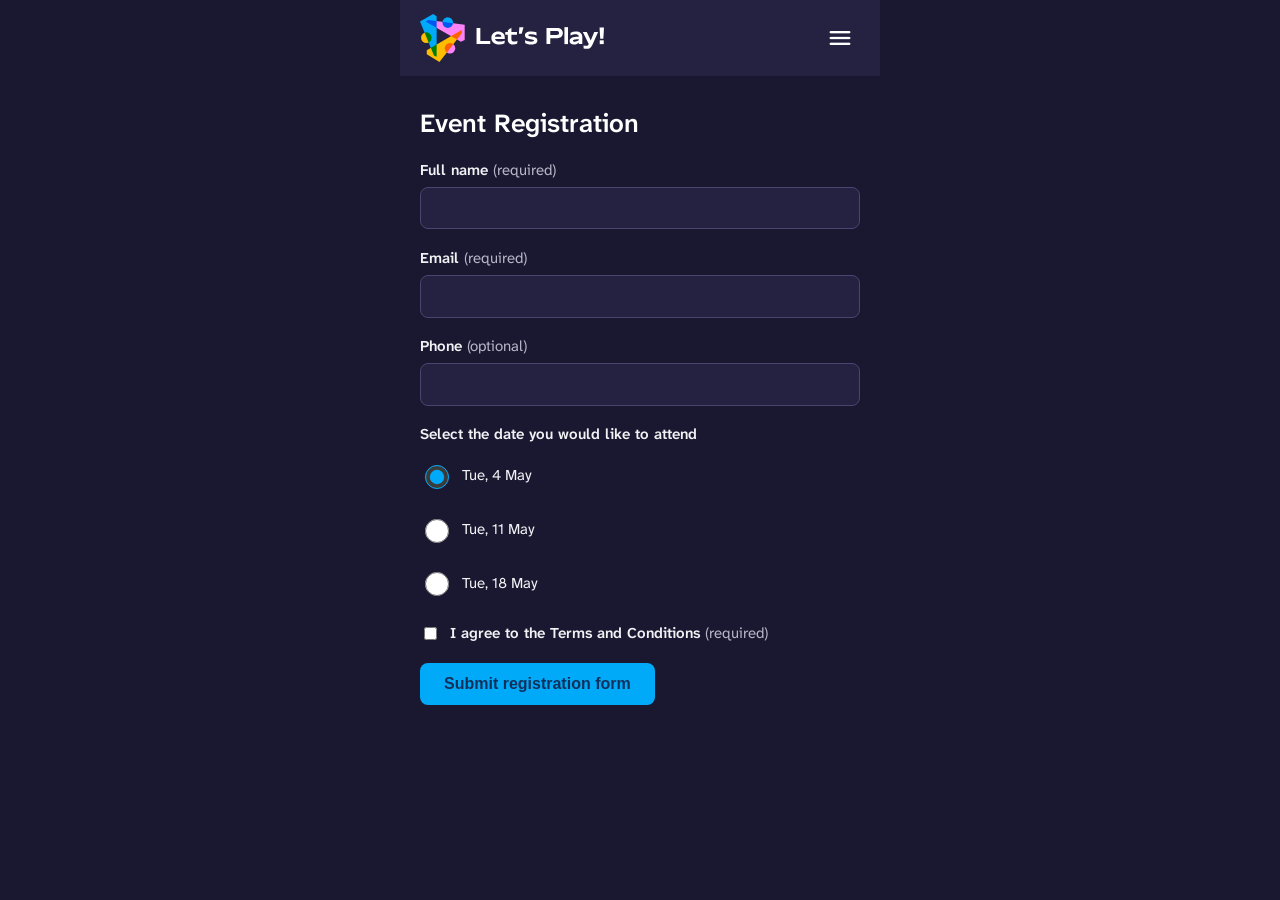
<file: good-register.html>
<!DOCTYPE html>
<html lang="en">
<head>
<meta charset="UTF-8">
<meta name="viewport" content="width=device-width, initial-scale=1.0">
<title>Register - Let's Play</title>
<link rel="icon" type="image/svg+xml" href="assets/favicon.svg">
<link rel="stylesheet" href="https://fonts.googleapis.com/icon?family=Material+Icons+Round">
<link rel="preconnect" href="https://fonts.gstatic.com" crossorigin>
<link rel="stylesheet" href="https://fonts.googleapis.com/css2?family=Atkinson+Hyperlegible+Next:wght@400;500;600&display=swap">
<link rel="stylesheet" href="css/base.css">
<link rel="stylesheet" href="css/good.css">
<script src="https://challenges.cloudflare.com/turnstile/v0/api.js" async defer></script>
</head>
<body>

  <a href="#main" class="skip-link primary-fill">Skip to main content</a>

  <header class="site-header">
    <div class="header-bar">
      <a href="good.html"><img class="logo" src="assets/logo_1-invert.svg" alt="Let's Play home"></a>

      <button type="button" class="hamburger-btn" id="menu-btn" aria-expanded="false" aria-controls="primary-nav" aria-label="Open menu" onclick="toggleMenu()">
        <span class="material-icons-round hamburger-icon" aria-hidden="true">menu</span>
      </button>
    </div>

    <nav id="primary-nav" class="nav-menu" hidden aria-label="Primary">
      <ul style="list-style:none;margin:0;padding:0;display:flex;flex-direction:column;gap:0.9rem;">
        <li><a href="#">Home</a></li>
        <li><a href="good.html#events">Events</a></li>
        <li><a href="#">About</a></li>
        <li><a href="#">News</a></li>
        <li><a href="#">Contact Us</a></li>
        <li><a href="#">Login</a></li>
        <li><button type="button" class="nav-close-btn" onclick="toggleMenu()">Close menu</button></li>
      </ul>
    </nav>
  </header>

  <main id="main">
    <section>
      <h1 class="section-heading" id="register-heading">Event Registration</h1>
      <p class="event-meta" id="register-event-meta" hidden></p>
      <p class="event-desc" id="register-event-desc" hidden></p>

      <!-- Fix: every field has a real, programmatically-linked <label>,
           and required vs. optional is called out in visible text (not
           colour alone) right in the label, so it's exposed to a screen
           reader and doesn't disappear the moment a value is typed the
           way placeholder-only text does (WCAG 1.3.1 / 3.3.2). -->
      <form id="register-form" onsubmit="handleRegisterSubmit(event)">
        <div class="form-group">
          <label for="full-name">Full name <span class="hint">(required)</span></label>
          <input type="text" id="full-name" name="full-name" autocomplete="name" required>
        </div>

        <div class="form-group">
          <label for="email">Email <span class="hint">(required)</span></label>
          <input type="text" inputmode="email" id="email" name="email" autocomplete="email" required>
        </div>

        <div class="form-group">
          <label for="phone">Phone <span class="hint">(optional)</span></label>
          <input type="tel" id="phone" name="phone" autocomplete="tel">
        </div>

        <!-- Fix: a real <fieldset>/<legend> group of native radio
             buttons sharing one `name`, left fully visible (not hidden
             behind a styled label) — a screen reader announces the
             group label, how many options there are, and which one is
             currently checked, and the browser handles mutual exclusion
             and arrow-key navigation for free (WCAG 4.1.2 / 1.3.1). -->
        <fieldset>
          <legend>Select the date you would like to attend</legend>
          <div class="date-options" id="date-options">
            <label class="date-option-row">
              <input type="radio" name="event-date" value="Tue, 4 May" checked>
              <span class="date-option">Tue, 4 May</span>
            </label>
            <label class="date-option-row">
              <input type="radio" name="event-date" value="Tue, 11 May">
              <span class="date-option">Tue, 11 May</span>
            </label>
            <label class="date-option-row">
              <input type="radio" name="event-date" value="Tue, 18 May">
              <span class="date-option">Tue, 18 May</span>
            </label>
          </div>
        </fieldset>

        <!-- Fix: a real <input type="checkbox"> with a linked <label> —
             a screen reader announces "checkbox, not checked" and the
             state updates as it's toggled, none of which a styled <div>
             can do on its own (WCAG 4.1.2). -->
        <div class="form-group checkbox-group">
          <input type="checkbox" id="agree" name="agree" required>
          <label for="agree">I agree to the Terms and Conditions <span class="hint">(required)</span></label>
        </div>

        <!-- Fix: a Cloudflare Turnstile widget in place of the drag-only
             slider. The widget stays visible, but inert keeps a screen
             reader from walking through its internal elements one by one
             (and keeps it out of the Tab order, so there's no silent stop); instead, one plain-language status line announces
             "Security check complete. You can finish registering." when
             it passes (WCAG 4.1.3). If Cloudflare ever needs a real click,
             before-interactive-callback removes inert first, so its
             labelled, keyboard-operable checkbox is reachable (WCAG 2.1.1
             / 4.1.2). This demo uses Cloudflare's public, non-secret test
             site key (always passes, works on any hostname including
             localhost) since this static site has no backend to verify a
             real token against. -->
        <div class="form-group">
          <div class="cf-turnstile" inert data-sitekey="1x00000000000000000000AA" data-callback="onTurnstileVerified" data-before-interactive-callback="onTurnstileNeedsInteraction"></div>
          <p id="turnstile-status" role="status" class="sr-only"></p>
        </div>

        <button type="submit" class="btn btn-primary primary-fill">Submit registration form</button>
      </form>

      <!-- Fix: after a successful submit the form is hidden and focus
           moves to this message (tabindex="-1" makes it focusable by
           script only). A screen reader reads it straight away, the same
           moment a sighted user sees it, and keyboard focus isn't left
           on a button that's no longer there (WCAG 4.1.3 / 2.4.3). No
           aria-live here: moving focus already announces it, and a live
           region on top would read it twice. -->
      <p id="form-status" tabindex="-1" class="form-status"></p>
    </section>
  </main>

  <script src="js/good.js"></script>
</body>
</html>
</file>
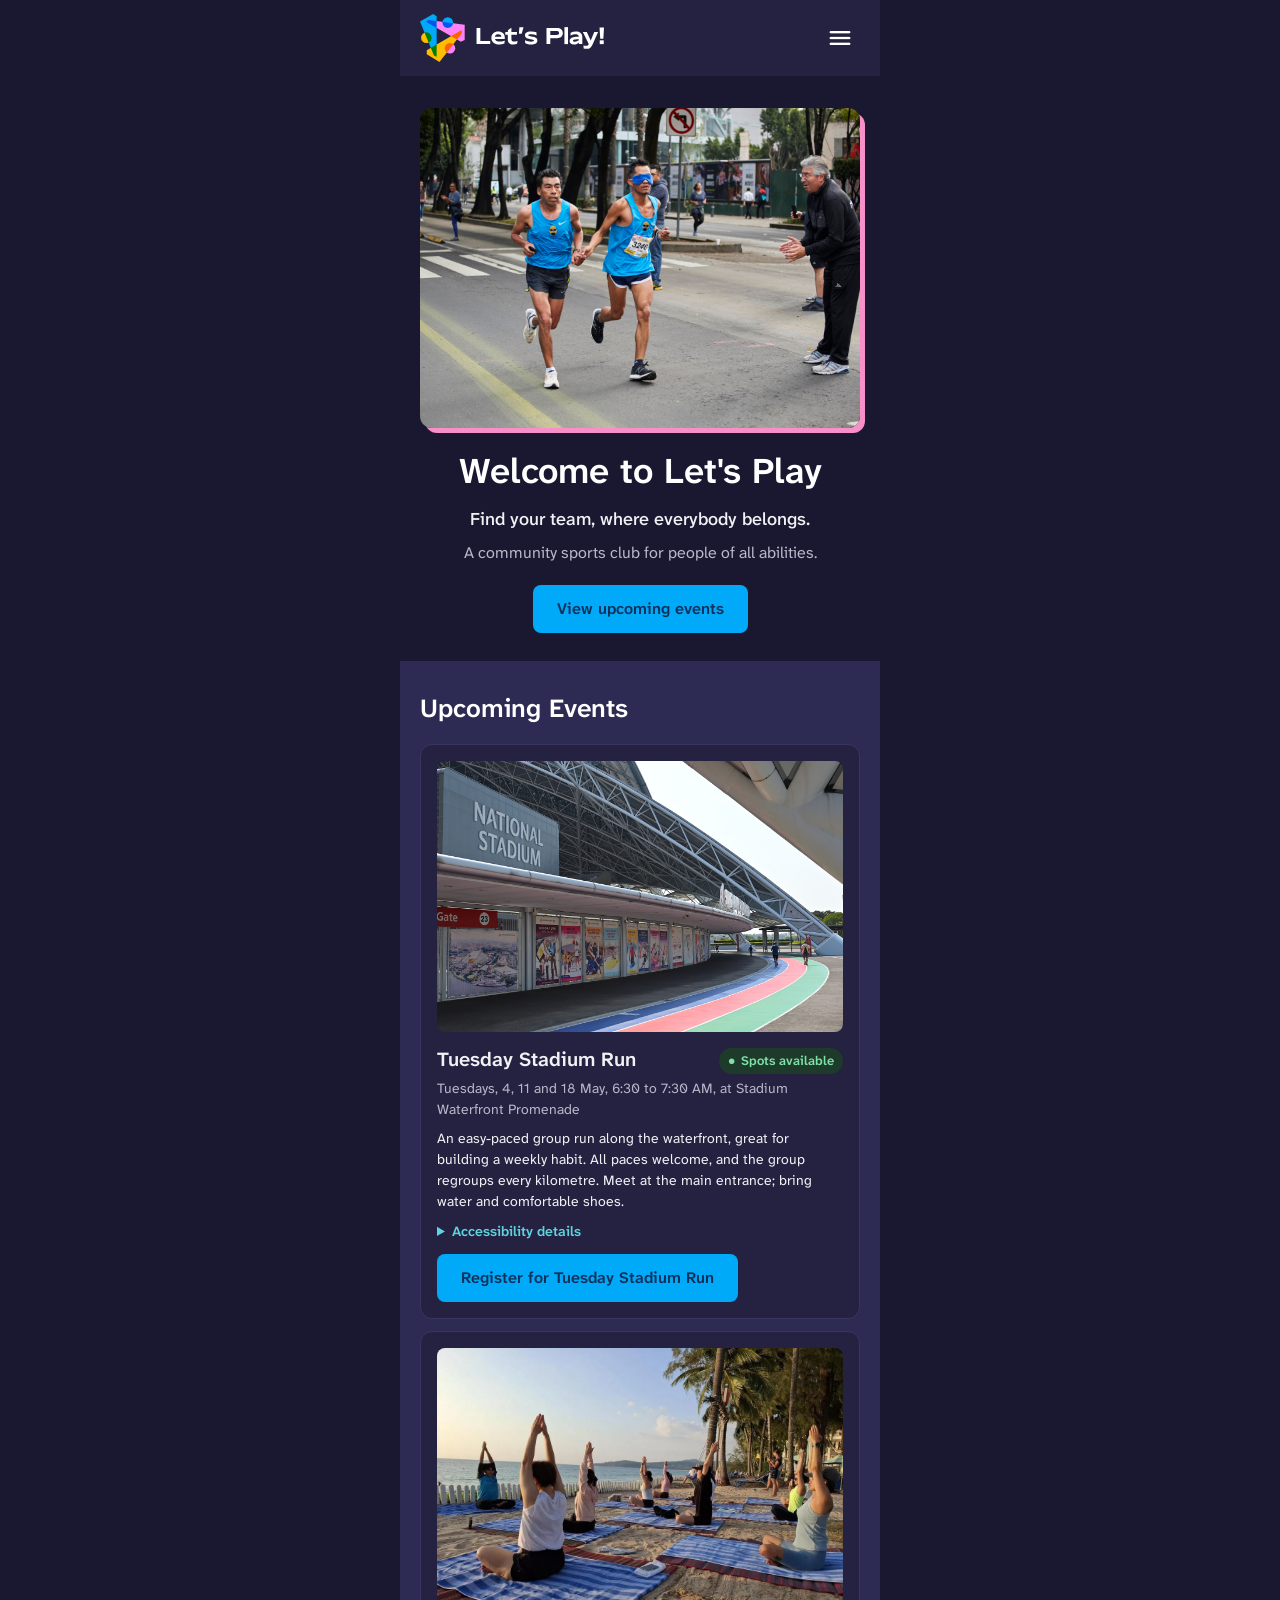
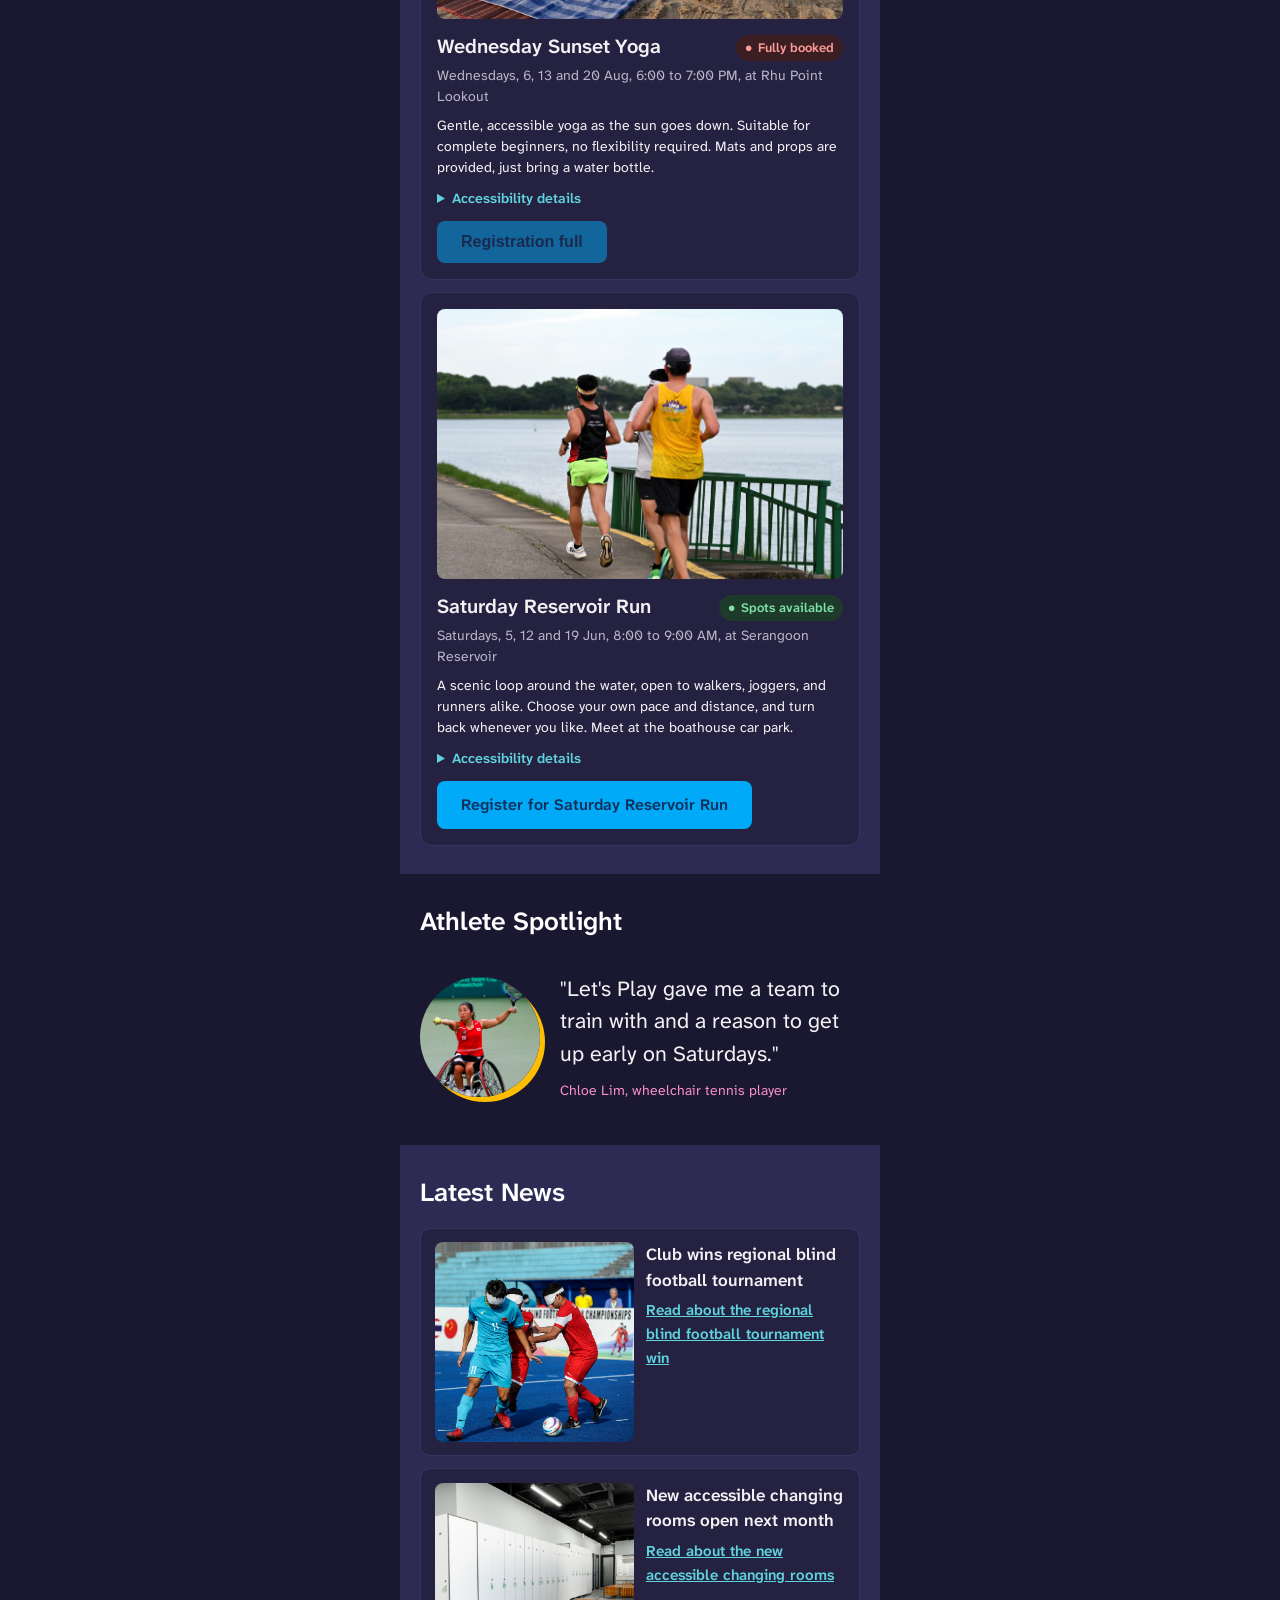
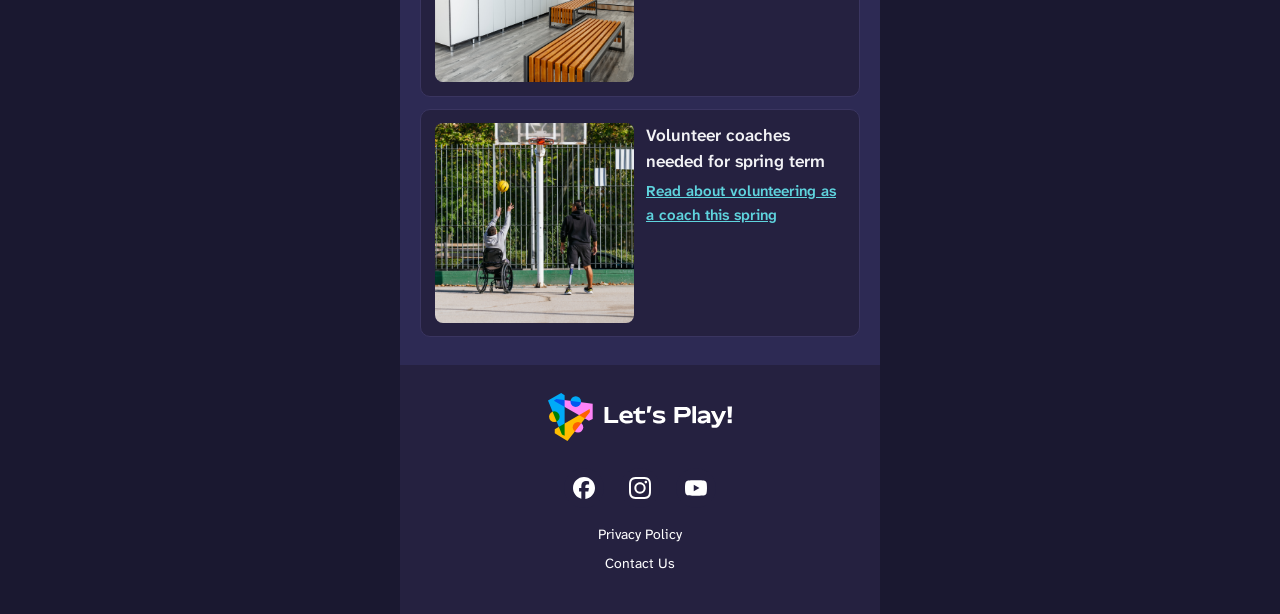
<file: good.html>
<!DOCTYPE html>
<html lang="en">
<head>
<meta charset="UTF-8">
<meta name="viewport" content="width=device-width, initial-scale=1.0">
<title>Let's Play</title>
<link rel="icon" type="image/svg+xml" href="assets/favicon.svg">
<link rel="stylesheet" href="https://fonts.googleapis.com/icon?family=Material+Icons+Round">
<link rel="preconnect" href="https://fonts.gstatic.com" crossorigin>
<link rel="stylesheet" href="https://fonts.googleapis.com/css2?family=Atkinson+Hyperlegible+Next:wght@400;500;600&display=swap">
<link rel="stylesheet" href="css/base.css">
<link rel="stylesheet" href="css/good.css">
</head>
<body>

  <a href="#main" class="skip-link primary-fill">Skip to main content</a>

  <!-- Fix: the primary nav is nested inside <header>, not a sibling
       after it — the hamburger toggle and the menu it opens now read as
       one "banner" landmark to a screen reader, instead of the nav
       announcing as a separate landmark right after "end of banner". -->
  <header class="site-header">
    <div class="header-bar">
      <a href="good.html"><img class="logo" src="assets/logo_1-invert.svg" alt="Let's Play home"></a>

      <button type="button" class="hamburger-btn" id="menu-btn" aria-expanded="false" aria-controls="primary-nav" aria-label="Open menu" onclick="toggleMenu()">
        <span class="material-icons-round hamburger-icon" aria-hidden="true">menu</span>
      </button>
    </div>

    <!-- A single nav in the DOM. When closed it carries the `hidden`
         attribute, so it is completely removed from the accessibility
         tree, nothing left for a screen reader to trip over. -->
    <nav id="primary-nav" class="nav-menu" hidden aria-label="Primary">
      <ul style="list-style:none;margin:0;padding:0;display:flex;flex-direction:column;gap:0.9rem;">
        <li><a href="#">Home</a></li>
        <li><a href="#events">Events</a></li>
        <li><a href="#">About</a></li>
        <li><a href="#">News</a></li>
        <li><a href="#">Contact Us</a></li>
        <li><a href="#">Login</a></li>
        <!-- Fix: a close control at the end of the menu, so a keyboard/AT
             user who has tabbed through every link can close the menu right
             there instead of tabbing/shifting all the way back up to the
             hamburger button. Visually hidden until it receives focus (same
             technique as .skip-link above) so sighted keyboard users still
             get a visible focus target, never permanently sr-only. -->
        <li><button type="button" class="nav-close-btn" onclick="toggleMenu()">Close menu</button></li>
      </ul>
    </nav>
  </header>

  <main id="main">

    <div class="hero">
      <img src="images/1165373671.jpg" alt="A blindfolded runner holds hands with a sighted guide during a road race, as a coach cheers them on from the sidelines.">
      <h1>Welcome to Let's Play</h1>
      <p class="body-large">Find your team, where everybody belongs.</p>
      <p>A community sports club for people of all abilities.</p>
      <a href="#events" class="btn btn-primary primary-fill">View upcoming events</a>
    </div>

    <section id="events" class="events-section">
      <h2 class="section-heading">Upcoming Events</h2>
      <ul class="event-list">

        <li class="event-card">
          <img class="event-image" src="images/2184920184.jpg" alt="The entrance to the National Stadium at Singapore Sports Hub, with the surrounding running track in the foreground.">
          <div class="event-card-top">
            <h3 class="event-title">Tuesday Stadium Run</h3>
            <span class="status-badge available"><span aria-hidden="true">&#9679;</span> Spots available</span>
          </div>
          <!-- Fix: one flowing sentence instead of three separate <time>
               elements glued together with middle-dot separators — reads
               naturally out loud with nothing to hide from AT, instead of
               needing an aria-hidden visual version plus a separate
               .sr-only spoken version (WCAG 1.3.1). -->
          <p class="event-meta">Tuesdays, 4, 11 and 18 May, 6:30 to 7:30 AM, at Stadium Waterfront Promenade</p>
          <p class="event-desc">An easy-paced group run along the waterfront, great for building a weekly habit. All paces welcome, and the group regroups every kilometre. Meet at the main entrance; bring water and comfortable shoes.</p>
          <details class="accessibility-details">
            <summary>Accessibility details</summary>
            <ul>
              <li>Step-free, paved path the whole way round — suitable for wheelchair racers and guide runners</li>
              <li>Accessible parking at the Stadium multi-storey, a 2-minute level walk to the start</li>
              <li>Benches and water points every kilometre along the route</li>
              <li>Accessible toilets at the main entrance</li>
            </ul>
          </details>
          <a href="good-register.html?event=tuesday-stadium-run" class="btn btn-primary primary-fill">Register for Tuesday Stadium Run</a>
        </li>

        <li class="event-card">
          <img class="event-image" src="images/4c4bc94329d3c05e62cb2bc352dc3ccb1ca0282d73543554a525e9ca2291f1df.jpg" alt="A group yoga class on a sandy beach at sunset, participants sitting cross-legged on striped mats with arms raised overhead, the sea and palm trees behind them.">
          <div class="event-card-top">
            <h3 class="event-title">Wednesday Sunset Yoga</h3>
            <span class="status-badge full"><span aria-hidden="true">&#9679;</span> Fully booked</span>
          </div>
          <p class="event-meta">Wednesdays, 6, 13 and 20 Aug, 6:00 to 7:00 PM, at Rhu Point Lookout</p>
          <p class="event-desc">Gentle, accessible yoga as the sun goes down. Suitable for complete beginners, no flexibility required. Mats and props are provided, just bring a water bottle.</p>
          <details class="accessibility-details">
            <summary>Accessibility details</summary>
            <ul>
              <li>Class is on the sand; a firm beach access mat runs from the path to the class area for wheelchairs and walking aids</li>
              <li>Chairs available for anyone who can't get down to or up from the mat</li>
              <li>Mats, blocks and straps provided — no need to bring your own</li>
              <li>Accessible parking a short, level walk from the beach path</li>
              <li>Sunset sessions get dim toward the end — torches available on request for low-vision attendees</li>
            </ul>
          </details>
          <!-- Fix: a real disabled <button>, not a disabled-looking <a> —
               native `disabled` removes it from the tab order and is
               exposed to AT as unavailable automatically. An <a> has no
               such state; it would stay focusable/clickable regardless of
               any CSS or aria-disabled applied to it. -->
          <button type="button" class="btn btn-primary primary-fill" disabled>Registration full</button>
        </li>

        <li class="event-card">
          <img class="event-image" src="images/2336343921.jpg" alt="Three runners seen from behind, jogging along a path beside a reservoir.">
          <div class="event-card-top">
            <h3 class="event-title">Saturday Reservoir Run</h3>
            <span class="status-badge available"><span aria-hidden="true">&#9679;</span> Spots available</span>
          </div>
          <p class="event-meta">Saturdays, 5, 12 and 19 Jun, 8:00 to 9:00 AM, at Serangoon Reservoir</p>
          <p class="event-desc">A scenic loop around the water, open to walkers, joggers, and runners alike. Choose your own pace and distance, and turn back whenever you like. Meet at the boathouse car park.</p>
          <details class="accessibility-details">
            <summary>Accessibility details</summary>
            <ul>
              <li>Step-free, paved loop path — suitable for wheelchairs, walkers, and prosthetics</li>
              <li>Accessible parking and accessible toilets at the boathouse car park</li>
              <li>Shortcut points along the loop if you want a shorter distance</li>
              <li>Shaded rest points roughly every 500m</li>
            </ul>
          </details>
          <a href="good-register.html?event=saturday-reservoir-run" class="btn btn-primary primary-fill">Register for Saturday Reservoir Run</a>
        </li>

      </ul>
    </section>

    <section class="spotlight-section">
      <h2 class="section-heading">Athlete Spotlight</h2>
      <div class="spotlight-card">
        <img src="images/2845795815.jpg" alt="A wheelchair racing athlete in a helmet and racing wheelchair on an athletics track.">
        <div>
          <p class="spotlight-quote">"Let's Play gave me a team to train with and a reason to get up early on Saturdays."</p>
          <p class="spotlight-role">Chloe Lim, wheelchair tennis player</p>
        </div>
      </div>
    </section>

    <section class="news-section">
      <h2 class="section-heading">Latest News</h2>
      <ul style="list-style:none;margin:0;padding:0;">
        <li class="news-item">
          <img class="news-image" src="images/3817283917.jpg" alt="Blind football players wearing eye shades compete for the ball at a championship match.">
          <div class="news-content">
            <h3 class="news-headline">Club wins regional blind football tournament</h3>
            <a href="#" class="news-link">Read about the regional blind football tournament win</a>
          </div>
        </li>
        <li class="news-item">
          <img class="news-image" src="images/2714739593.jpg" alt="Rows of lockers and wooden benches in a newly renovated changing room.">
          <div class="news-content">
            <h3 class="news-headline">New accessible changing rooms open next month</h3>
            <a href="#" class="news-link">Read about the new accessible changing rooms</a>
          </div>
        </li>
        <li class="news-item">
          <img class="news-image" src="images/2737441555.jpg" alt="A wheelchair basketball player and a coach with a prosthetic leg practising together on an outdoor court.">
          <div class="news-content">
            <h3 class="news-headline">Volunteer coaches needed for spring term</h3>
            <a href="#" class="news-link">Read about volunteering as a coach this spring</a>
          </div>
        </li>
      </ul>
    </section>

  </main>

  <footer class="site-footer">
    <a href="good.html"><img class="logo footer-logo" src="assets/logo_1-invert.svg" alt="Let's Play home"></a>

    <!-- Fix: the accessible name lives on the link (aria-label); the icon
         itself is decorative and hidden from AT via aria-hidden, so it's
         never announced twice. -->
    <div class="social-row">
      <a href="#" aria-label="Let's Play on Facebook"><svg class="social-icon" viewBox="0 0 24 24" aria-hidden="true"><path d="M9.101 23.691v-7.98H6.627v-3.667h2.474v-1.58c0-4.085 1.848-5.978 5.858-5.978.401 0 .955.042 1.468.103a8.68 8.68 0 0 1 1.141.195v3.325a8.623 8.623 0 0 0-.653-.036 26.805 26.805 0 0 0-.733-.009c-.707 0-1.259.096-1.675.309a1.686 1.686 0 0 0-.679.622c-.258.42-.374.995-.374 1.752v1.297h3.919l-.386 2.103-.287 1.564h-3.246v8.245C19.396 23.238 24 18.179 24 12.044c0-6.627-5.373-12-12-12s-12 5.373-12 12c0 5.628 3.874 10.35 9.101 11.647Z"/></svg></a>
      <a href="#" aria-label="Let's Play on Instagram"><svg class="social-icon" viewBox="0 0 24 24" aria-hidden="true"><path d="M7.0301.084c-1.2768.0602-2.1487.264-2.911.5634-.7888.3075-1.4575.72-2.1228 1.3877-.6652.6677-1.075 1.3368-1.3802 2.127-.2954.7638-.4956 1.6365-.552 2.914-.0564 1.2775-.0689 1.6882-.0626 4.947.0062 3.2586.0206 3.6671.0825 4.9473.061 1.2765.264 2.1482.5635 2.9107.308.7889.72 1.4573 1.388 2.1228.6679.6655 1.3365 1.0743 2.1285 1.38.7632.295 1.6361.4961 2.9134.552 1.2773.056 1.6884.069 4.9462.0627 3.2578-.0062 3.668-.0207 4.9478-.0814 1.28-.0607 2.147-.2652 2.9098-.5633.7889-.3086 1.4578-.72 2.1228-1.3881.665-.6682 1.0745-1.3378 1.3795-2.1284.2957-.7632.4966-1.636.552-2.9124.056-1.2809.0692-1.6898.063-4.948-.0063-3.2583-.021-3.6668-.0817-4.9465-.0607-1.2797-.264-2.1487-.5633-2.9117-.3084-.7889-.72-1.4568-1.3876-2.1228C21.2982 1.33 20.628.9208 19.8378.6165 19.074.321 18.2017.1197 16.9244.0645 15.6471.0093 15.236-.005 11.977.0014 8.718.0076 8.31.0215 7.0301.0839m.1402 21.6932c-1.17-.0509-1.8053-.2453-2.2287-.408-.5606-.216-.96-.4771-1.3819-.895-.422-.4178-.6811-.8186-.9-1.378-.1644-.4234-.3624-1.058-.4171-2.228-.0595-1.2645-.072-1.6442-.079-4.848-.007-3.2037.0053-3.583.0607-4.848.05-1.169.2456-1.805.408-2.2282.216-.5613.4762-.96.895-1.3816.4188-.4217.8184-.6814 1.3783-.9003.423-.1651 1.0575-.3614 2.227-.4171 1.2655-.06 1.6447-.072 4.848-.079 3.2033-.007 3.5835.005 4.8495.0608 1.169.0508 1.8053.2445 2.228.408.5608.216.96.4754 1.3816.895.4217.4194.6816.8176.9005 1.3787.1653.4217.3617 1.056.4169 2.2263.0602 1.2655.0739 1.645.0796 4.848.0058 3.203-.0055 3.5834-.061 4.848-.051 1.17-.245 1.8055-.408 2.2294-.216.5604-.4763.96-.8954 1.3814-.419.4215-.8181.6811-1.3783.9-.4224.1649-1.0577.3617-2.2262.4174-1.2656.0595-1.6448.072-4.8493.079-3.2045.007-3.5825-.006-4.848-.0608M16.953 5.5864A1.44 1.44 0 1 0 18.39 4.144a1.44 1.44 0 0 0-1.437 1.4424M5.8385 12.012c.0067 3.4032 2.7706 6.1557 6.173 6.1493 3.4026-.0065 6.157-2.7701 6.1506-6.1733-.0065-3.4032-2.771-6.1565-6.174-6.1498-3.403.0067-6.156 2.771-6.1496 6.1738M8 12.0077a4 4 0 1 1 4.008 3.9921A3.9996 3.9996 0 0 1 8 12.0077"/></svg></a>
      <a href="#" aria-label="Let's Play on YouTube"><svg class="social-icon" viewBox="0 0 24 24" aria-hidden="true"><path d="M23.498 6.186a3.016 3.016 0 0 0-2.122-2.136C19.505 3.545 12 3.545 12 3.545s-7.505 0-9.377.505A3.017 3.017 0 0 0 .502 6.186C0 8.07 0 12 0 12s0 3.93.502 5.814a3.016 3.016 0 0 0 2.122 2.136c1.871.505 9.376.505 9.376.505s7.505 0 9.377-.505a3.015 3.015 0 0 0 2.122-2.136C24 15.93 24 12 24 12s0-3.93-.502-5.814zM9.545 15.568V8.432L15.818 12l-6.273 3.568z"/></svg></a>
    </div>
    <div class="footer-links">
      <a href="#">Privacy Policy</a>
      <a href="#">Contact Us</a>
    </div>
  </footer>

  <script src="js/good.js"></script>
</body>
</html>
</file>
<file: css/base.css>
/* Shared layout & typography — identical in bad.html and good.html.
   Colour, contrast, and focus-state rules live in bad.css / good.css,
   NOT here, so the two demos stay visually similar apart from the
   accessibility fixes being taught. */

* {
  box-sizing: border-box;
}

/* Standard visually-hidden-but-announced utility — for text that only
   AT should hear (paired with an aria-hidden visual equivalent), as
   opposed to .skip-link/.nav-close-btn's off-screen-until-focused
   technique, which is for interactive controls, not static text. */
.sr-only {
  position: absolute;
  width: 1px;
  height: 1px;
  padding: 0;
  margin: -1px;
  overflow: hidden;
  clip: rect(0, 0, 0, 0);
  white-space: nowrap;
  border: 0;
}

html {
  font-size: 16px;
  -webkit-text-size-adjust: 100%;
}

body {
  margin: 0 auto;
  max-width: 480px;
  font-family: -apple-system, BlinkMacSystemFont, "Segoe UI", Roboto, Helvetica, Arial, sans-serif;
  line-height: 1.5;
}

img {
  max-width: 100%;
  display: block;
}

.container {
  max-width: 480px;
  margin: 0 auto;
  padding: 0 1.25rem;
}

/* Header */

.site-header {
  position: relative;
}

.header-bar {
  padding: 0.875rem 1.25rem;
  display: flex;
  align-items: center;
  justify-content: space-between;
}

.logo {
  height: 48px;
}

.nav-menu a {
  display: flex;
  align-items: center;
  gap: 0.6rem;
}

.nav-icon {
  font-size: 20px;
}

/* Hero */

.hero {
  padding: 2rem 1.25rem 1.75rem;
  text-align: center;
}

.hero img {
  border-radius: 12px;
  margin-bottom: 1rem;
  width: 100%;
  height: 320px;
  object-fit: cover;
}

.hero p {
  margin: 0.5rem 0 1.25rem;
  font-size: 1rem;
}

.hero p.body-large {
  font-size: 1.125rem;
  line-height: 1.5;
  font-weight: 500;
  margin: 0.5rem 0 0;
}

/* Sections */

section {
  padding: 1.75rem 1.25rem;
}

.events-section {
  background: #e8f4fb;
}

.spotlight-section {
  background: #ffffff;
}

.news-section {
  background: #fdf6e3;
}

.section-heading {
  font-size: 1.625rem;
  font-weight: 700;
  letter-spacing: 0em;
  margin: 0 0 1rem;
}

/* Event cards */

.event-list {
  list-style: none;
  margin: 0;
  padding: 0;
  display: flex;
  flex-direction: column;
  gap: 0.75rem;
}

.event-card {
  border-radius: 12px;
  padding: 1rem;
  border: 1px solid;
}

.event-image {
  width: 100%;
  aspect-ratio: 3 / 2;
  object-fit: cover;
  border-radius: 8px;
  margin-bottom: 0.75rem;
}

.event-card-top {
  display: flex;
  align-items: center;
  justify-content: space-between;
  gap: 0.5rem;
}

.event-title {
  font-weight: 700;
  font-size: 1.25rem;
  letter-spacing: 0em;
  margin: 0 0 0.25rem;
}

.event-meta {
  font-size: 0.875rem;
  margin: 0 0 0.5rem;
}

.event-desc {
  font-size: 0.875rem;
  margin: 0 0 0.6rem;
}

/* Form */

.form-group {
  margin-bottom: 1.1rem;
}

input[type="text"],
input[type="email"],
input[type="tel"] {
  width: 100%;
  padding: 0.7rem 0.8rem;
  border-radius: 8px;
  font-size: 1rem;
  border-width: 1px;
  border-style: solid;
}

.btn {
  display: inline-block;
  width: auto;
  text-align: center;
  text-decoration: none;
  padding: 0.75rem 1.5rem;
  border-radius: 8px;
  font-size: 1rem;
  font-weight: 600;
  border: none;
  cursor: pointer;
}

/* Spotlight */

.spotlight-card {
  display: flex;
  gap: 1.25em;
  align-items: center;
  padding: 1rem 0;
}

.spotlight-card img {
  width: 120px;
  height: 120px;
  border-radius: 50%;
  object-fit: cover;
  flex-shrink: 0;
}

.spotlight-quote {
  margin: 0;
  font-size: 1.35em;
  line-height: 1.5;
}

/* News */

.news-item {
  display: flex;
  align-items: flex-start;
  gap: 0.75rem;
  padding: 0.85rem;
  border: 1px solid;
  border-radius: 10px;
  margin-bottom: 0.75rem;
}

.news-item:last-child {
  margin-bottom: 0;
}

.news-image {
  flex: 1;
  aspect-ratio: 1;
  object-fit: cover;
  border-radius: 8px;
  min-width: 0;
}

.news-content {
  flex: 1;
  min-width: 0;
}

.news-headline {
  font-weight: 700;
  letter-spacing: 0em;
  margin: 0 0 0.3rem;
  font-size: 1.0625rem;
}

/* Footer */

.site-footer {
  padding: 1.75rem 1.25rem 2.5rem;
  text-align: center;
}

.footer-logo {
  display: inline-block;
  margin-bottom: 1.25rem;
}

.social-row {
  display: flex;
  gap: 1rem;
  justify-content: center;
  margin-bottom: 1rem;
}

.social-icon {
  width: 22px;
  height: 22px;
  display: block;
}

.footer-links {
  display: flex;
  flex-direction: column;
  gap: 0.5rem;
  font-size: 0.8125rem;
}
</file>
<file: css/bad.css>
/* BAD EXAMPLE — deliberately fails several WCAG success criteria.
   See facilitator-notes.html for the full list and fixes.
   Palette inspired by SDSC's navy + multi-colour accent identity
   (own original hex values, not copied from their stylesheet) —
   the accent tints below are deliberately too light to pass contrast. */

:root {
  /* Brand colour from the new logo (logo_1.svg). Buttons and text links
     all use it here — but at ~2.6:1 on white it still fails 1.4.3, so
     it's scoped to bad.css only. good.css keeps its passing colours. */
  --brand-color: #00aaf8;
}

.hero-title,
.section-heading,
.event-title,
.news-headline,
.field-heading {
  font-family: 'Geologica', -apple-system, BlinkMacSystemFont, "Segoe UI", Roboto, Helvetica, Arial, sans-serif;
}

.hero-title,
.section-heading,
.event-title,
.news-headline,
.field-heading {
  font-weight: 500;
}

body {
  background: #ffffff;
  color: #10315c;
  font-family: 'Albert Sans', -apple-system, BlinkMacSystemFont, "Segoe UI", Roboto, Helvetica, Arial, sans-serif;
}

.btn {
  font-family: 'Albert Sans', -apple-system, BlinkMacSystemFont, "Segoe UI", Roboto, Helvetica, Arial, sans-serif;
}

/* Issue: focus indicator removed site-wide (WCAG 2.4.7 Focus Visible) */
* {
  outline: none;
}

.site-header {
  background: #ffffff;
}

/* Issue: hamburger is a styled <div> — now reachable/activatable by
   keyboard (tabindex + keydown handler in bad.js), but still no role,
   accessible name, or aria-expanded, and the global `outline: none`
   above means it shows no focus ring even though it IS focusable. */
.hamburger {
  display: flex;
  align-items: center;
  justify-content: center;
  cursor: pointer;
}

/* Visual-only fix: swaps from the "menu" to the "close" Material Icon
   glyph when open, matching the sighted-user affordance in good.html —
   but unlike good.html, nothing here is exposed to AT (no aria-expanded,
   no accessible name at all, see issue #3), so a screen reader user gets
   none of this feedback. */
.hamburger-icon {
  width: 28px;
  height: 28px;
  fill: #10315c;
}

/* Issue: the "second" nav copy is hidden using an old off-screen-position
   hack instead of the `hidden` attribute / display:none — it stays fully
   exposed to screen readers even though no sighted user ever sees it. */
.nav-menu {
  list-style: none;
  margin: 0;
  padding: 1rem 1.25rem;
  display: flex;
  flex-direction: column;
  gap: 0.9rem;
  background: #fff;
}

.nav-menu a {
  color: var(--brand-color);
  text-decoration: none;
  font-size: 1rem;
}

/* Issue: opens as a fixed overlay on top of the rest of the page, but
   focus is never sent into it (no focus() call anywhere in bad.js) and
   nothing behind it is made inert — so the content it's covering is
   still exactly where keyboard/AT focus goes next (WCAG 2.4.3). */
.nav-menu.is-visible {
  display: flex;
  position: fixed;
  top: 64px;
  left: 50%;
  transform: translateX(-50%);
  width: 100%;
  max-width: 480px;
  bottom: 0;
  z-index: 50;
  overflow-y: auto;
}

.nav-menu.is-hidden-offscreen {
  position: absolute;
  left: -9999px;
  top: 0;
}

/* Issue: auto-advancing carousel with no pause/stop control (WCAG 2.2.2)
   — same flaw as the news carousel further down, but now it's the very
   first thing on the page. See js/bad.js for the interval. */
.hero-carousel {
  position: relative;
  min-height: 480px;
  overflow: hidden;
  display: grid; /* slides stack in one cell, like the news carousel */
  touch-action: pan-y; /* horizontal swipes go to the carousel, vertical still scrolls */
}

/* Issue: slide text sits directly on top of a busy photo/gradient — no
   scrim, no overlay, no contrast check against what's underneath
   (WCAG 1.4.3). */
/* Inactive slides fade out (opacity) rather than display:none, so they
   stay in the accessibility tree. With display:none, the slide a screen
   reader was reading vanished every 3.5s and threw its cursor back to the
   top of the page, so it could never get past the hero. */
.carousel-slide {
  display: flex;
  grid-area: 1 / 1;
  opacity: 0;
  pointer-events: none;
  transition: opacity 0.4s;
  flex-direction: column;
  justify-content: center;
  align-items: center;
  text-align: center;
  padding: 2rem 1.25rem 1.75rem;
  min-height: 480px;
  background-size: cover;
  background-position: center;
}

.carousel-slide.is-active {
  opacity: 1;
  pointer-events: auto;
}

/* Issue: this is a <div>, not an <h1> — visually looks like a heading,
   announces as plain text to a screen reader (WCAG 1.3.1). */
.hero-title {
  font-size: 2.25rem;
  letter-spacing: 0em;
  margin: 0 0 0.4rem;
  color: #ffffff;
}

.carousel-slide p {
  color: #ffffff;
  margin: 0.5rem 0 1.25rem;
  font-size: 1rem;
}

/* Issue: same white-on-brand contrast fail as .btn-primary — ~2.6:1
   (WCAG 1.4.3) — but this button's label is a real, properly announced
   text node. */
.btn-view-activities {
  background: var(--brand-color);
  color: #ffffff;
}

/* Issue: unlabelled carousel controls — see the HTML comment above them.
   No focus styling beyond the global outline removal either. */
.carousel-dots {
  position: absolute;
  bottom: 1.5rem;
  left: 0;
  right: 0;
  display: flex;
  justify-content: center;
  gap: 0.5rem;
}

.carousel-dot {
  width: 8px;
  height: 8px;
  border-radius: 50%;
  border: none;
  padding: 0;
  background: rgba(255, 255, 255, 0.5);
  cursor: pointer;
}

.carousel-dot.is-active {
  background: #ffffff;
}

/* Issue: same unlabelled-dots bug as the hero carousel, now on every
   event card too — dots-only, no arrows, no accessible name on any of
   them (see issue #17). */
.event-image-carousel {
  position: relative;
  margin-bottom: 0.75rem;
  touch-action: pan-y; /* horizontal swipes go to the carousel, vertical still scrolls */
  display: grid; /* photos stack in one cell, like the hero/news carousels */
}

/* Photos fade (opacity) rather than display:none, so they stay in the
   accessibility tree while autoplay rotates them. With display:none, the
   photo VoiceOver was on vanished and threw it back to the top. */
.event-image-carousel .event-image {
  display: block;
  grid-area: 1 / 1;
  margin-bottom: 0;
  opacity: 0;
  transition: opacity 0.4s;
}

.event-image-carousel .event-image.is-active {
  opacity: 1;
}

.event-image-carousel .carousel-dot {
  background: rgba(16, 49, 92, 0.35);
}

.event-image-carousel .carousel-dot.is-active {
  background: #10315c;
}

.btn-primary {
  background: var(--brand-color);
  color: #ffffff; /* Issue: ~2.6:1 contrast — fails 1.4.3 */
}

/* Issue: heading skips from (missing) h1 straight to h4 (WCAG 1.3.1 / 2.4.6) */
.section-heading {
  color: #10315c;
}

.event-card {
  border-color: #eaeaea;
  background: #fff;
}

.spotlight-card img {
  box-shadow: 5px 5px 0 0 #febd00;
}

/* Issue: status conveyed by colour alone, no text/icon (WCAG 1.4.1),
   and red/green are close together on the protanopia/deuteranopia
   confusion line. */
.status-dot {
  width: 12px;
  height: 12px;
  border-radius: 50%;
  flex-shrink: 0;
}

.status-dot.green {
  background: #4caf50;
}

.status-dot.red {
  background: #e53935;
}

/* Issue: light pink meta text — ~2.1:1 contrast on white (WCAG 1.4.3) */
.event-meta {
  color: #fe83f7;
}

/* Issue: "Register" link text repeated identically on every card,
   out of context it tells a screen reader user nothing (WCAG 2.4.4). */
.event-link {
  color: var(--brand-color);
  font-size: 0.875rem;
  text-decoration: underline;
}

/* Issue: placeholder text is the only label — disappears once a value
   is typed, and isn't exposed as a label at all (WCAG 1.3.1 / 3.3.2). */
input[type="text"],
input[type="email"],
input[type="tel"] {
  border-color: #e0e0e0; /* very low contrast border, hard to see the field exists */
  color: #2a2a2a;
  background: #fff;
}

input::placeholder {
  color: #cccccc;
}

/* Issue: required-field marker is colour-only, ~2.9:1 (WCAG 1.4.1 / 1.4.3) */
.required-mark {
  color: #e59aab;
}

.puzzle-track {
  position: relative;
  height: 44px;
  border-radius: 8px;
  background: #f0f0f0;
  overflow: hidden;
}

.puzzle-track.is-verified {
  background: #d7f4e3;
}

.puzzle-track-label {
  position: absolute;
  inset: 0;
  display: flex;
  align-items: center;
  justify-content: center;
  color: #999999;
  font-size: 0.875rem;
  pointer-events: none;
}

.puzzle-track-fill {
  position: absolute;
  top: 0;
  left: 0;
  height: 100%;
  width: 44px;
  background: rgba(0, 170, 248, 0.15);
}

.puzzle-piece {
  position: absolute;
  top: 2px;
  left: 2px;
  width: 40px;
  height: 40px;
  border-radius: 6px;
  background: var(--brand-color);
  color: #ffffff;
  display: flex;
  align-items: center;
  justify-content: center;
  font-size: 1.1rem;
  cursor: grab;
  touch-action: none;
}

/* Issue: purely cosmetic — no real `disabled` attribute, so a screen
   reader announces this as a completely normal, enabled button the
   whole time it's greyed out. */
.is-disabled-look {
  opacity: 0.5;
  cursor: not-allowed;
}

/* Issue: submit is a styled <div onclick>, invisible to keyboard/AT users
   as an actionable control (WCAG 2.1.1 / 4.1.2). */
.btn-submit {
  background: var(--brand-color);
  color: #ffffff; /* ~2.6:1 contrast — fails 1.4.3, same as .btn-primary */
}

.spotlight-quote {
  color: #fe83f7; /* Issue: ~2.1:1 contrast (WCAG 1.4.3) */
  font-family: 'Geologica', -apple-system, BlinkMacSystemFont, "Segoe UI", Roboto, Helvetica, Arial, sans-serif;
}

.news-carousel {
  position: relative;
  overflow: hidden;
  display: grid;
  touch-action: pan-y;
}

#news-carousel-dots {
  position: static;
  display: flex;
  justify-content: center;
  gap: 0.5rem;
  margin-top: 0.75rem;
}

#news-carousel-dots .carousel-dot {
  background: rgba(16, 49, 92, 0.35);
}

#news-carousel-dots .carousel-dot.is-active {
  background: #10315c;
}

.news-item {
  border-color: #eaeaea;
  background: #fff;
  grid-area: 1 / 1;
  opacity: 0;
  transition: opacity 0.4s;
}

.news-item.is-active {
  opacity: 1;
}

/* Issue: identical "Read More" link text on every item (WCAG 2.4.4) */
.news-link {
  color: var(--brand-color);
  font-size: 0.875rem;
}

.site-footer {
  background: #fe83f7;
}

/* Issue: icon-only social links, no accessible name (WCAG 4.1.2 / 2.4.4).
   Also no padding/min-size on the link itself, so the clickable area is
   exactly the icon's own size — 14x14px, well under the 24x24px minimum
   (WCAG 2.5.8 Target Size Minimum) and nowhere near the 44x44px
   recommendation (2.5.5), a real problem for anyone with limited fine
   motor control tapping on a touchscreen. */
.social-icon {
  width: 14px;
  height: 14px;
  fill: #ffffff;
}

/* Issue: low-contrast small footer links, ~2.6:1 contrast (WCAG 1.4.3) */
.footer-links a {
  color: #ffffff;
  text-decoration: none;
}

/* Issue: looks like a set of radio buttons, but see the HTML comment
   above them on bad-register.html — no semantics at all, just a CSS
   class swap on click. */
.field-heading {
  font-size: 0.9375rem;
  margin: 0 0 0.5rem;
  color: #10315c;
}

.date-options {
  display: flex;
  flex-wrap: wrap;
  gap: 0.5rem;
  margin-bottom: 1.1rem;
}

.date-option {
  padding: 0.5rem 1rem;
  border-radius: 999px;
  border: 1px solid #cccccc;
  cursor: pointer;
  font-size: 0.9375rem;
  color: #10315c;
}

.date-option.selected {
  background: var(--brand-color);
  color: #ffffff;
  border-color: var(--brand-color);
}

/* Issue: see the HTML comment above — no real checkbox semantics at
   all, just a class swap on a plain <div>. */
.fake-checkbox {
  display: flex;
  align-items: center;
  gap: 0.6rem;
  cursor: pointer;
  margin-bottom: 1.1rem;
  font-size: 0.9375rem;
  color: #10315c;
}

.checkbox-box {
  position: relative;
  display: inline-block;
  width: 20px;
  height: 20px;
  border: 1px solid #cccccc;
  border-radius: 4px;
  flex-shrink: 0;
}

.fake-checkbox.checked .checkbox-box {
  background: var(--brand-color);
  border-color: var(--brand-color);
}

.fake-checkbox.checked .checkbox-box::after {
  content: "";
  position: absolute;
  left: 6px;
  top: 2px;
  width: 5px;
  height: 10px;
  border: solid #ffffff;
  border-width: 0 2px 2px 0;
  transform: rotate(45deg);
}

/* Issue: see the HTML comment above — visible feedback with no
   aria-live/role="status" behind it at all. */
.toast {
  position: fixed;
  left: 50%;
  bottom: -80px;
  transform: translateX(-50%);
  background: #10315c;
  color: #ffffff;
  padding: 0.85rem 1.5rem;
  border-radius: 8px;
  font-size: 0.9375rem;
  transition: bottom 0.3s ease;
  z-index: 100;
}

.toast.show {
  bottom: 24px;
}
</file>
<file: css/good.css>
/* GOOD EXAMPLE — same layout as bad.css, contrast-checked and semantics
   fixed. See facilitator-notes.html for what changed and why.
   Dark theme requested by Dennard — inspired by Runninghour's dark
   purple + lime-green identity (own original hex values, not copied
   from their stylesheet). Every colour pair below is checked to clear
   4.5:1 (or 3:1 for large text/non-text UI) on the background it sits
   on — flipping to dark mode means several colours that only worked as
   button backgrounds in light mode (like the lime brand colour) now
   pass directly as text, since the contrast math runs the other way. */

/* Fix: Atkinson Hyperlegible — designed by the Braille Institute
   specifically for low-vision readability (distinguishes similar
   characters like 1/l/I and 0/O far better than the default system
   stack), falling back to that same stack if the font fails to load. */
body {
  background: #1a1830;
  color: #f2f2f5; /* ~15.4:1 on dark bg */
  font-family: 'Atkinson Hyperlegible Next', -apple-system, BlinkMacSystemFont, "Segoe UI", Roboto, Helvetica, Arial, sans-serif;
}

/* Fix: a real, visible focus style — never remove outlines site-wide. */
a:focus-visible,
button:focus-visible,
input:focus-visible,
summary:focus-visible {
  outline: 3px solid #ffffff;
  outline-offset: 2px;
  border-radius: 4px;
}

/* Fix: skip link is visually hidden until it receives keyboard focus,
   then it's the first thing announced and the first thing on screen. */
.skip-link {
  position: absolute;
  left: -9999px;
  top: 0;
  padding: 0.75rem 1rem;
  border-radius: 0 0 8px 0;
  z-index: 10;
  text-decoration: none;
}

.skip-link:focus {
  left: 0;
}

.site-header {
  background: #252140;
}

.hamburger-btn {
  width: 40px;
  height: 40px;
  display: flex;
  align-items: center;
  justify-content: center;
  background: transparent;
  border: none;
  cursor: pointer;
}

/* Fix: icon swaps to a "close" Material Icon glyph when open, matching
   the aria-expanded/aria-label state change already happening in
   good.js — sighted users get the same state cue AT users get. */
.hamburger-icon {
  font-size: 28px;
  color: #ffffff; /* ~15.3:1 on header bg */
}

.nav-menu {
  list-style: none;
  margin: 0;
  padding: 1rem 1.25rem;
  display: flex;
  flex-direction: column;
  gap: 0.9rem;
  background: #252140;
}

/* Fix: a single nav in the DOM, correctly removed via [hidden] when
   closed — nothing left behind for a screen reader to stumble into. */
.nav-menu[hidden] {
  display: none;
}

.nav-menu a {
  color: #ffffff; /* ~15.3:1 on #252140 */
  text-decoration: none;
  font-size: 1rem;
}

/* Fix: visually hidden until focused (same off-screen technique as
   .skip-link) — a keyboard/screen-reader user reaches this after the
   last nav link instead of having to tab/shift-tab back to the
   hamburger button to close the menu. */
.nav-close-btn {
  position: absolute;
  left: -9999px;
  background: transparent;
  border: none;
  padding: 0;
  font: inherit;
  color: #ffffff;
  text-decoration: none;
  cursor: pointer;
}

.nav-close-btn:focus {
  position: static;
}

.hero {
  background: #1a1830;
}

.hero img {
  box-shadow: 5px 5px 0 0 #f78fc9;
}

/* Fix: base.css's shared section background classes (events-section,
   spotlight-section, news-section) are light-mode tints — override them
   here to dark equivalents so heading/body text stays legible. */
.events-section {
  background: #2d2a54;
}

.spotlight-section {
  background: #1a1830;
}

.news-section {
  background: #2d2a54;
}

.hero h1 {
  font-size: 2.25rem;
  font-weight: 600;
  letter-spacing: 0em;
  margin: 0 0 0.4rem;
  color: #ffffff;
}

.section-heading,
.event-title,
.news-headline {
  font-weight: 600;
}

.hero p {
  color: #b8b6c8; /* ~8.7:1 on dark bg */
}

.hero p.body-large {
  color: #f2f2f5; /* ~15.4:1 on dark bg */
}

.section-heading {
  color: #ffffff;
}

.event-card {
  border-color: #3a3560;
  background: #252140;
}

.spotlight-card img {
  box-shadow: 5px 5px 0 0 #febd00;
}

/* Fix: status is an icon + visible text label, not colour alone, and the
   two states are distinguishable without relying on hue at all. */
.status-badge {
  display: inline-flex;
  align-items: center;
  gap: 0.35rem;
  font-size: 0.8125rem;
  font-weight: 600;
  padding: 0.2rem 0.55rem;
  border-radius: 999px;
  flex-shrink: 0;
}

.status-badge.available {
  background: #1e3a2a;
  color: #7ee2a8; /* ~7.9:1 on its own badge background */
}

.status-badge.full {
  background: #3a1e22;
  color: #ff9b96; /* ~7.5:1 on its own badge background */
}

.event-meta {
  color: #b8b6c8; /* ~8.7:1 on #252140 */
}

/* Fix: real-world accessibility info about the venue itself (step-free
   access, parking, equipment) — the kind of thing that decides whether
   someone can actually attend, which no amount of WCAG-conformant markup
   on this page can substitute for. Native <details>/<summary>, so it's
   keyboard-operable and announces its expanded/collapsed state with no
   extra ARIA needed. */
.accessibility-details {
  margin: 0 0 0.75rem;
  font-size: 0.875rem;
}

.accessibility-details summary {
  cursor: pointer;
  color: #5fd4de; /* ~9.8:1 on #252140, same accent as event-link/news-link */
  font-weight: 600;
}

/* Bullets are drawn in CSS with empty alt text (content: "•" / ""), so
   they show on screen but a screen reader skips them. The native list
   marker was read out as "bullet" before every line on iPhone VoiceOver. */
.accessibility-details ul {
  margin: 0.5rem 0 0;
  padding-left: 1.25rem;
  list-style: none;
  color: #b8b6c8; /* ~8.7:1 on #252140 */
}

.accessibility-details li {
  position: relative;
  margin-bottom: 0.35rem;
}

.accessibility-details li::before {
  content: "•";
  content: "•" / ""; /* empty alt text: visible, not announced */
  position: absolute;
  left: -0.9rem;
}

.accessibility-details li:last-child {
  margin-bottom: 0;
}

/* Fix: link text describes the destination on its own, out of context
   (WCAG 2.4.4) — see the visible text in good.html for each card. */
.event-link {
  color: #5fd4de; /* ~9.8:1 on #252140 */
  font-size: 0.9375rem;
  text-decoration: underline;
  font-weight: 600;
}

label {
  display: block;
  font-size: 0.9375rem;
  font-weight: 600;
  margin-bottom: 0.35rem;
  color: #f2f2f5;
}

.hint {
  font-weight: 400;
  color: #b8b6c8;
}

input[type="text"],
input[type="email"],
input[type="tel"] {
  border-color: #4a4570; /* clearly visible field boundary */
  color: #f2f2f5;
  background: #252140;
}

input::placeholder {
  color: #8b87a0;
}

input[type="checkbox"],
input[type="radio"] {
  accent-color: #00aaf8;
}

fieldset {
  border: none;
  padding: 0;
  margin: 0 0 1.1rem;
}

legend {
  font-size: 0.9375rem;
  font-weight: 600;
  margin-bottom: 0.5rem;
  padding: 0;
  color: #f2f2f5;
}

/* Fix: a plain, fully visible native radio button next to each label —
   the browser's own radio semantics, focus ring, and checked indicator
   are never hidden or reimplemented, so there's no risk of the visual
   state and the accessible state drifting apart. */
.date-options {
  display: flex;
  flex-direction: column;
  gap: 0.6rem;
}

/* Fix: a 44px touch target (WCAG 2.5.5/2.5.8) around a visually smaller
   24px radio — the whole row is the <label>, so the extra hit area
   isn't just decorative padding, it's part of the same clickable
   control as the circle and text. */
.date-option-row {
  display: flex;
  align-items: center;
  gap: 0.6rem;
  min-height: 44px;
  font-weight: 400;
  margin-bottom: 0;
  cursor: pointer;
}

.date-option-row input[type="radio"] {
  width: 24px;
  height: 24px;
  flex-shrink: 0;
}

.date-option {
  font-size: 0.9375rem;
  color: #f2f2f5;
}

.checkbox-group {
  display: flex;
  align-items: center;
  gap: 0.6rem;
}

.checkbox-group label {
  display: inline;
  margin-bottom: 0;
}

.form-status:not(:empty) {
  margin-top: 1rem;
  padding: 0.75rem 1rem;
  border-radius: 8px;
  font-weight: 600;
  background: #1e3a2a;
  color: #7ee2a8; /* ~7.9:1, same success pairing as .status-badge.available */
}

/* Shared brand-fill treatment — background/text pairing reused by the
   skip link and every primary button, so there's one canonical place
   defining this contrast pair (~5.0:1) instead of duplicating it. */
.primary-fill,
.btn-submit {
  background: #00aaf8;
  color: #10315c;
}

/* Fix: a visible disabled state to match the native `disabled` attribute
   — WCAG contrast requirements don't apply to disabled controls, but a
   sighted user still needs a visual cue that it's unavailable, not just
   identical-looking and unresponsive. */
.btn:disabled {
  opacity: 0.5;
  cursor: not-allowed;
}

.spotlight-quote {
  color: #f2f2f5;
}

.spotlight-role {
  color: #f78fc9; /* ~7.9:1 on dark bg */
  font-size: 0.875rem;
  margin: 0.6rem 0 0;
}

.news-item {
  border-color: #3a3560;
  background: #252140;
}

.news-link {
  color: #5fd4de; /* ~9.8:1 on #252140 */
  font-size: 0.9375rem;
  font-weight: 600;
  text-decoration: underline;
}

.site-footer {
  background: #252140;
}

.social-row a {
  width: 40px;
  height: 40px;
  display: flex;
  align-items: center;
  justify-content: center;
  border-radius: 50%;
  background: #252140;
}

.social-icon {
  fill: #ffffff;
}

.footer-links a {
  color: #ffffff; /* ~15.3:1 on #252140 */
  text-decoration: none;
  font-size: 0.875rem;
}
</file>
